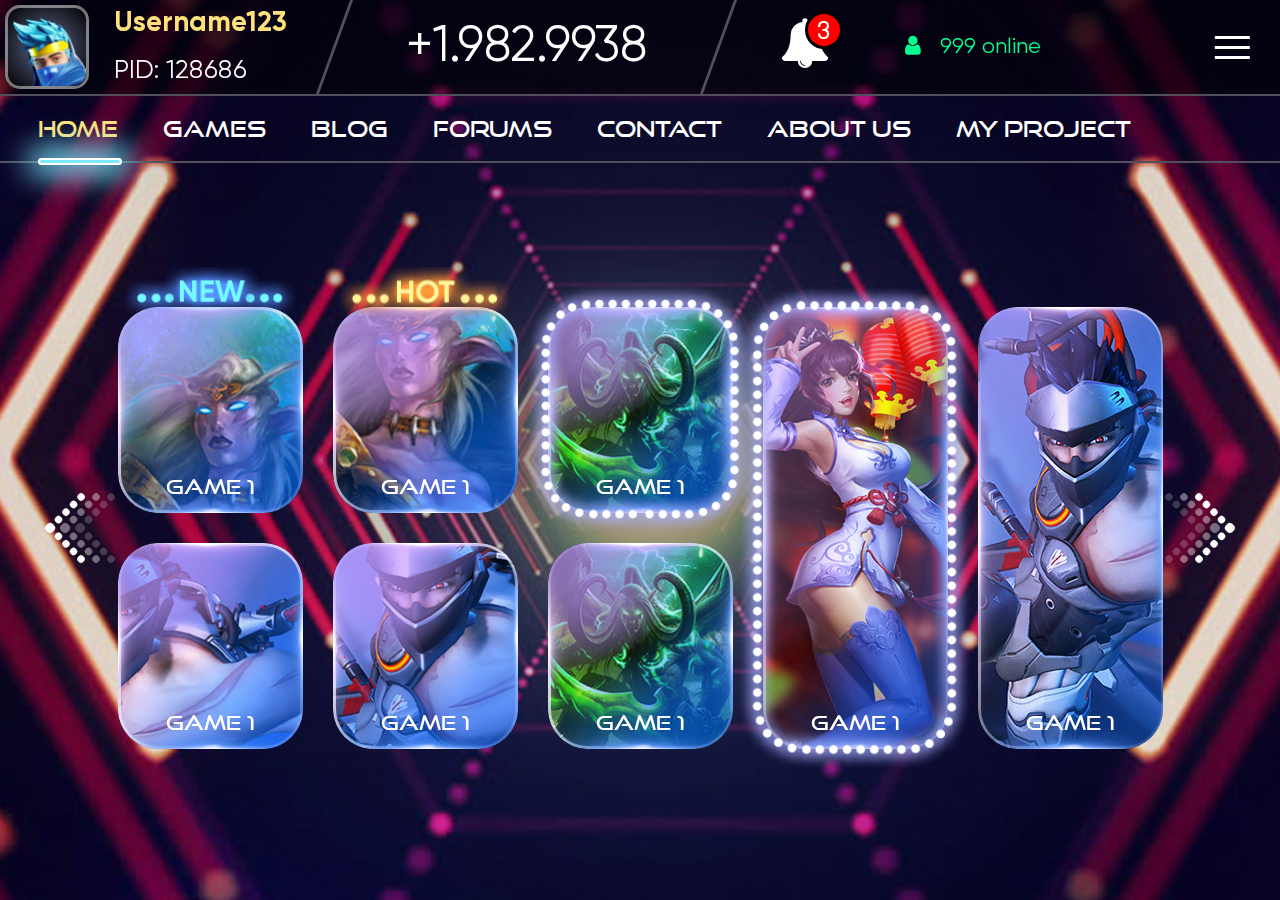
<file: index.html>
<!DOCTYPE html>
<html lang="en">
	<head>
		<meta charset="UTF-8" />
		<meta
			name="viewport"
			content="width=device-width, initial-scale=1.0, maximum-scale=1.0, user-scalable=no"
		/>
		<title>Game</title>
		<link
			rel="shortcut icon"
			href="images/favicon/fav.png"
			type="image/x-icon"
		/>
		<link rel="stylesheet" href="css/styles.css" media="(min-width: 768px)" />
		<link
			rel="stylesheet"
			href="css/styles-mobile.css"
			media="(max-width: 767px), (device-width: 812px) and (device-height: 375px) and (-webkit-device-pixel-ratio: 3)"
		/>
	</head>
	<body>
		<div class="wrapper">
			<header class="header">
				<div class="header__top">
					<div class="header__user">
						<div class="header__avatar">
							<a href="#">
								<img src="images/hd-avatar.png" alt="" />
							</a>
						</div>
						<div class="header__info">
							<a class="header__usn">Username123</a>
							<p class="header__uid">PID: 128686</p>
						</div>
					</div>
					<div class="header__score"><p>+1.982.9938</p></div>
					<div class="header__noti">
						<div class="bell open-popup-btn" href="#popup-noti">
							<i class="fa fa-bell" aria-hidden="true"></i>
							<div class="bell-num">3</div>
						</div>
						<div class="online">
							<p><i class="fa fa-user" aria-hidden="true"></i> 999 online</p>
						</div>
						<div class="header__mobile">
							<div class="hamburger-btn">
								<div class="bar"></div>
							</div>
						</div>
					</div>
					<div class="header__menu-2">
						<ul>
							<li>
								<div class="hamburger-btn">
									<div class="bar"></div>
								</div>
							</li>
							<li>
								<a class="open-popup-btn" href="#popup-history">History</a>
							</li>
							<li>
								<a class="open-popup-btn" href="#popup-profile">Change</a>
							</li>
							<li>
								<a class="open-popup-btn" href="#popup-change-password"
									>Change password</a
								>
							</li>
							<li>
								<a class="open-popup-btn" href="#popup-setting">setting</a>
							</li>
							<li class="header__menu-2-volume">
								<a href="#">VOLUME </a>
								<div>
									<a href="#">ON</a>
									<a href="#"> OFF</a>
								</div>
							</li>
							<li><a href="#">logout</a></li>
						</ul>
					</div>
				</div>
				<div class="header__bottom">
					<ul class="header__list">
						<li class="--active"><a href="#">HOME</a></li>
						<li>
							<a href="#">GAMES</a>
						</li>
						<li><a href="#">BLOG</a></li>
						<li><a href="#">FORUMS</a></li>
						<li>
							<a href="#">CONTACT</a>
						</li>
						<li>
							<a href="#">ABOUT US</a>
						</li>
						<li><a href="#">MY PROJECT</a></li>
					</ul>
				</div>
			</header>

			<main class="main">
				<div class="main__wrap">
					<div class="is-slider swiper-1">
						<div class="swiper-container">
							<div class="swiper-wrapper">
								<div class="swiper-slide">
									<div class="swiper-grid">
										<div class="game --big">
											<div class="game__border">
												<img src="images/game-border-big.png" alt="" />
											</div>
											<div class="game__content">
												<div class="game__img">
													<a href="#">
														<img src="images/game-img-7.png" alt="" />
													</a>
												</div>
												<div class="game__desc"><a href="#">Game 1</a></div>
											</div>
										</div>
										<div class="game --big">
											<div class="game__content">
												<div class="game__img">
													<a href="#">
														<img src="images/game-img-8.png" alt="" />
													</a>
												</div>
												<div class="game__desc"><a href="#">Game 1</a></div>
											</div>
										</div>
										<div class="game">
											<div class="game__status">
												<img src="images/game-new.png" alt="" />
											</div>

											<div class="game__content">
												<div class="game__img">
													<a href="#">
														<img src="images/game-img.png" alt="" />
													</a>
												</div>
												<div class="game__desc"><a href="#">Game 1</a></div>
											</div>
										</div>
										<div class="game">
											<div class="game__status">
												<img src="images/game-hot.png" alt="" />
											</div>
											<div class="game__content">
												<div class="game__img">
													<a href="#">
														<img src="images/game-img-2.png" alt="" />
													</a>
												</div>
												<div class="game__desc"><a href="#">Game 1</a></div>
											</div>
										</div>
										<div class="game">
											<div class="game__border">
												<img src="images/game-border.png" alt="" />
											</div>
											<div class="game__content">
												<div class="game__img">
													<a href="#">
														<img src="images/game-img-3.png" alt="" />
													</a>
												</div>
												<div class="game__desc"><a href="#">Game 1</a></div>
											</div>
										</div>
										<div class="game">
											<div class="game__content">
												<div class="game__img">
													<a href="#">
														<img src="images/game-img-4.png" alt="" />
													</a>
												</div>
												<div class="game__desc"><a href="#">Game 1</a></div>
											</div>
										</div>
										<div class="game">
											<div class="game__content">
												<div class="game__img">
													<a href="#">
														<img src="images/game-img-5.png" alt="" />
													</a>
												</div>
												<div class="game__desc"><a href="#">Game 1</a></div>
											</div>
										</div>
										<div class="game">
											<div class="game__content">
												<div class="game__img">
													<a href="#">
														<img src="images/game-img-6.png" alt="" />
													</a>
												</div>
												<div class="game__desc"><a href="#">Game 1</a></div>
											</div>
										</div>
										<div class="game --hidden">
											<div class="game__content">
												<div class="game__img">
													<a href="#">
														<img src="images/game-img-5.png" alt="" />
													</a>
												</div>
												<div class="game__desc"><a href="#">Game 1</a></div>
											</div>
										</div>
										<div class="game --hidden">
											<div class="game__content">
												<div class="game__img">
													<a href="#">
														<img src="images/game-img-6.png" alt="" />
													</a>
												</div>
												<div class="game__desc"><a href="#">Game 1</a></div>
											</div>
										</div>
									</div>
								</div>
								<div class="swiper-slide">
									<div class="swiper-grid">
										<div class="game --big">
											<div class="game__border">
												<img src="images/game-border-big.png" alt="" />
											</div>
											<div class="game__content">
												<div class="game__img">
													<a href="#">
														<img src="images/game-img-7.png" alt="" />
													</a>
												</div>
												<div class="game__desc"><a href="#">Game 1</a></div>
											</div>
										</div>
										<div class="game --big">
											<div class="game__content">
												<div class="game__img">
													<a href="#">
														<img src="images/game-img-8.png" alt="" />
													</a>
												</div>
												<div class="game__desc"><a href="#">Game 1</a></div>
											</div>
										</div>
										<div class="game">
											<div class="game__status">
												<img src="images/game-new.png" alt="" />
											</div>

											<div class="game__content">
												<div class="game__img">
													<a href="#">
														<img src="images/game-img.png" alt="" />
													</a>
												</div>
												<div class="game__desc"><a href="#">Game 1</a></div>
											</div>
										</div>
										<div class="game">
											<div class="game__status">
												<img src="images/game-hot.png" alt="" />
											</div>
											<div class="game__content">
												<div class="game__img">
													<a href="#">
														<img src="images/game-img-2.png" alt="" />
													</a>
												</div>
												<div class="game__desc"><a href="#">Game 1</a></div>
											</div>
										</div>
										<div class="game">
											<div class="game__border">
												<img src="images/game-border.png" alt="" />
											</div>
											<div class="game__content">
												<div class="game__img">
													<a href="#">
														<img src="images/game-img-3.png" alt="" />
													</a>
												</div>
												<div class="game__desc"><a href="#">Game 1</a></div>
											</div>
										</div>
										<div class="game">
											<div class="game__content">
												<div class="game__img">
													<a href="#">
														<img src="images/game-img-4.png" alt="" />
													</a>
												</div>
												<div class="game__desc"><a href="#">Game 1</a></div>
											</div>
										</div>
										<div class="game">
											<div class="game__content">
												<div class="game__img">
													<a href="#">
														<img src="images/game-img-5.png" alt="" />
													</a>
												</div>
												<div class="game__desc"><a href="#">Game 1</a></div>
											</div>
										</div>
										<div class="game">
											<div class="game__content">
												<div class="game__img">
													<a href="#">
														<img src="images/game-img-6.png" alt="" />
													</a>
												</div>
												<div class="game__desc"><a href="#">Game 1</a></div>
											</div>
										</div>
										<div class="game --hidden">
											<div class="game__content">
												<div class="game__img">
													<a href="#">
														<img src="images/game-img-5.png" alt="" />
													</a>
												</div>
												<div class="game__desc"><a href="#">Game 1</a></div>
											</div>
										</div>
										<div class="game --hidden">
											<div class="game__content">
												<div class="game__img">
													<a href="#">
														<img src="images/game-img-6.png" alt="" />
													</a>
												</div>
												<div class="game__desc"><a href="#">Game 1</a></div>
											</div>
										</div>
									</div>
								</div>
								<div class="swiper-slide">
									<div class="swiper-grid">
										<div class="game --big">
											<div class="game__border">
												<img src="images/game-border-big.png" alt="" />
											</div>
											<div class="game__content">
												<div class="game__img">
													<a href="#">
														<img src="images/game-img-7.png" alt="" />
													</a>
												</div>
												<div class="game__desc"><a href="#">Game 1</a></div>
											</div>
										</div>
										<div class="game --big">
											<div class="game__content">
												<div class="game__img">
													<a href="#">
														<img src="images/game-img-8.png" alt="" />
													</a>
												</div>
												<div class="game__desc"><a href="#">Game 1</a></div>
											</div>
										</div>
										<div class="game">
											<div class="game__status">
												<img src="images/game-new.png" alt="" />
											</div>

											<div class="game__content">
												<div class="game__img">
													<a href="#">
														<img src="images/game-img.png" alt="" />
													</a>
												</div>
												<div class="game__desc"><a href="#">Game 1</a></div>
											</div>
										</div>
										<div class="game">
											<div class="game__status">
												<img src="images/game-hot.png" alt="" />
											</div>
											<div class="game__content">
												<div class="game__img">
													<a href="#">
														<img src="images/game-img-2.png" alt="" />
													</a>
												</div>
												<div class="game__desc"><a href="#">Game 1</a></div>
											</div>
										</div>
										<div class="game">
											<div class="game__border">
												<img src="images/game-border.png" alt="" />
											</div>
											<div class="game__content">
												<div class="game__img">
													<a href="#">
														<img src="images/game-img-3.png" alt="" />
													</a>
												</div>
												<div class="game__desc"><a href="#">Game 1</a></div>
											</div>
										</div>
										<div class="game">
											<div class="game__content">
												<div class="game__img">
													<a href="#">
														<img src="images/game-img-4.png" alt="" />
													</a>
												</div>
												<div class="game__desc"><a href="#">Game 1</a></div>
											</div>
										</div>
										<div class="game">
											<div class="game__content">
												<div class="game__img">
													<a href="#">
														<img src="images/game-img-5.png" alt="" />
													</a>
												</div>
												<div class="game__desc"><a href="#">Game 1</a></div>
											</div>
										</div>
										<div class="game">
											<div class="game__content">
												<div class="game__img">
													<a href="#">
														<img src="images/game-img-6.png" alt="" />
													</a>
												</div>
												<div class="game__desc"><a href="#">Game 1</a></div>
											</div>
										</div>
										<div class="game --hidden">
											<div class="game__content">
												<div class="game__img">
													<a href="#">
														<img src="images/game-img-5.png" alt="" />
													</a>
												</div>
												<div class="game__desc"><a href="#">Game 1</a></div>
											</div>
										</div>
										<div class="game --hidden">
											<div class="game__content">
												<div class="game__img">
													<a href="#">
														<img src="images/game-img-6.png" alt="" />
													</a>
												</div>
												<div class="game__desc"><a href="#">Game 1</a></div>
											</div>
										</div>
									</div>
								</div>
							</div>
							<div class="swiper-pagination"></div>
						</div>
						<div class="swiper-button-prev">
							<img src="images/slider-arrow-prev.png" alt="" />
						</div>
						<div class="swiper-button-next">
							<img src="images/slider-arrow-next.png" alt="" />
						</div>
					</div>
				</div>
			</main>
			<!-- POPUP NOTIFICATION -->
			<div class="popup-wrap">
				<div class="popup" id="popup-noti">
					<div class="popup__top">
						<p>Notification</p>
						<div class="close-btn">
							<div class="bar"></div>
						</div>
					</div>
					<div class="popup__inner">
						<div class="popup__nav">
							<div class="popup__time">20/6/2020</div>
							<div class="popup__search">
								<form action="#">
									<button type="submit" class="icon">
										<i class="fa fa-search" aria-hidden="true"></i>
									</button>
									<input type="text" name="" id="" class="f-control" />
									<button type="submit" class="search">Search</button>
								</form>
							</div>
						</div>
						<div class="popup__content">
							<ul>
								<li>
									<div class="content --green">
										<a href="#" class="title">Subtitle</a>
										<p class="desc">
											Lorem ipsum dolor sit amet, consectetur adipiscing elit,
											sed do eiusmod tempor incididunt ut labore et dolore magna
											aliqua.
										</p>
									</div>
								</li>
								<li>
									<div class="content --red">
										<a href="#" class="title">Subtitle</a>
										<p class="desc">
											Lorem ipsum dolor sit amet, consectetur adipiscing elit,
											sed do eiusmod tempor incididunt ut labore et dolore magna
											aliqua.
										</p>
									</div>
								</li>
								<li>
									<div class="content">
										<a href="#" class="title">Subtitle</a>
										<p class="desc">
											Lorem ipsum dolor sit amet, consectetur adipiscing elit,
											sed do eiusmod tempor incididunt ut labore et dolore magna
											aliqua.
										</p>
									</div>
								</li>
								<li>
									<div class="content">
										<a href="#" class="title">Subtitle</a>
										<p class="desc">
											Lorem ipsum dolor sit amet, consectetur adipiscing elit,
											sed do eiusmod tempor incididunt ut labore et dolore magna
											aliqua.
										</p>
									</div>
								</li>
								<li>
									<div class="content">
										<a href="#" class="title">Subtitle</a>
										<p class="desc">
											Lorem ipsum dolor sit amet, consectetur adipiscing elit,
											sed do eiusmod tempor incididunt ut labore et dolore magna
											aliqua.
										</p>
									</div>
								</li>
								<li>
									<div class="content">
										<a href="#" class="title">Subtitle</a>
										<p class="desc">
											Lorem ipsum dolor sit amet, consectetur adipiscing elit,
											sed do eiusmod tempor incididunt ut labore et dolore magna
											aliqua.
										</p>
									</div>
								</li>
								<li>
									<div class="content">
										<a href="#" class="title">Subtitle</a>
										<p class="desc">
											Lorem ipsum dolor sit amet, consectetur adipiscing elit,
											sed do eiusmod tempor incididunt ut labore et dolore magna
											aliqua.
										</p>
									</div>
								</li>
							</ul>
						</div>
					</div>
				</div>
			</div>
			<!-- POPUP NOTIFICATION -->

			<!-- POPUP SETTING -->
			<div class="popup-wrap">
				<div class="popup" id="popup-setting">
					<div class="popup__top">
						<p>Setting</p>
						<div class="close-btn">
							<div class="bar"></div>
						</div>
					</div>
					<div class="popup__inner">
						<div class="popup__content">
							<table>
								<tr>
									<td><p>Language</p></td>
									<td>
										<div>
											<a class="--active" href="#">EN</a>
											<a href="#">THAI</a>
											<a href="#">CHINESE</a>
										</div>
									</td>
								</tr>
								<tr>
									<td><p>Volume</p></td>
									<td>
										<label class="custom-checkbox-4">
											<input type="checkbox" checked />
											<span class="background"></span>
											<span class="mask"></span>
										</label>
									</td>
								</tr>
								<tr>
									<td><p>Sound</p></td>
									<td>
										<label class="custom-checkbox-4">
											<input type="checkbox" checked />
											<span class="background"></span>
											<span class="mask"></span>
										</label>
									</td>
								</tr>
								<tr>
									<td><p>Music</p></td>
									<td>
										<label class="custom-checkbox-4">
											<input type="checkbox" />
											<span class="background"></span>
											<span class="mask"></span>
										</label>
									</td>
								</tr>
								<tr>
									<td><p>Notiffication</p></td>
									<td>
										<label class="custom-checkbox-4">
											<input type="checkbox" checked />
											<span class="background"></span>
											<span class="mask"></span>
										</label>
									</td>
								</tr>
							</table>
						</div>
					</div>
				</div>
			</div>
			<!-- POPUP SETTING -->

			<!-- POPUP CHANGE PASSWORD -->
			<div class="popup-wrap">
				<div class="popup" id="popup-change-password">
					<div class="popup__top">
						<p>Change password</p>
						<div class="close-btn">
							<div class="bar"></div>
						</div>
					</div>
					<div class="popup__inner">
						<div class="popup__content">
							<form action="#">
								<table>
									<tr>
										<td><p>Current Password</p></td>
										<td>
											<div>
												<input
													type="password"
													class="f-control"
													placeholder="******"
												/>
											</div>
										</td>
									</tr>
									<tr>
										<td><p>New Password</p></td>
										<td>
											<div>
												<input
													type="password"
													class="f-control"
													placeholder="******"
												/>
											</div>
										</td>
									</tr>
									<tr>
										<td><p>New Password</p></td>
										<td>
											<div>
												<input
													type="password"
													class="f-control"
													placeholder="******"
												/>
											</div>
										</td>
									</tr>
									<tr>
										<td><p>Code</p></td>
										<td>
											<div class="code">
												<input type="text" class="f-control" />
												<p>9235</p>
												<a href="#">
													<img src="images/login-icon.png" alt="" />
												</a>
											</div>
										</td>
									</tr>
									<tr>
										<td></td>
										<td>
											<div>
												<button type="submit">Agree</button>
											</div>
										</td>
									</tr>
								</table>
							</form>
						</div>
					</div>
				</div>
			</div>
			<!-- POPUP CHANGE PASSWORD -->

			<!-- POPUP PROFILE -->
			<div class="popup-wrap">
				<div class="popup" id="popup-profile">
					<div class="popup__top">
						<p>Profile</p>
						<div class="close-btn">
							<div class="bar"></div>
						</div>
					</div>
					<div class="popup__inner">
						<div class="popup__content">
							<div class="header__avatar">
								<img src="images/profile-avatar.png" alt="" />
							</div>
							<table>
								<tr>
									<td>
										<p>Name</p>
										<span>:</span>
									</td>
									<td>
										<p>Username123</p>
									</td>
									<td>
										<a href="#">Change</a>
									</td>
								</tr>
								<tr>
									<td>
										<p>ID</p>
										<span>:</span>
									</td>
									<td>
										<p>868686</p>
									</td>
									<td></td>
								</tr>
								<tr>
									<td>
										<p>Password</p>
										<span>:</span>
									</td>
									<td>
										<p>*********</p>
									</td>
									<td>
										<a href="#"> Change </a>
									</td>
								</tr>
								<tr>
									<td>
										<p>ADDS</p>
										<span>:</span>
									</td>
									<td>
										<p class="currency">USD</p>
									</td>
									<td></td>
								</tr>
								<tr>
									<td>
										<p>Mobile</p>
										<span>:</span>
									</td>
									<td>
										<p>+382 1410459</p>
									</td>
									<td>
										<a href="#"> Change </a>
									</td>
								</tr>
								<tr>
									<td>
										<p>Mail</p>
										<span>:</span>
									</td>
									<td>
										<p>abc@gmail.com</p>
									</td>
									<td>
										<a href="#"> Change </a>
									</td>
								</tr>
							</table>
						</div>
					</div>
				</div>
			</div>
			<!-- POPUP PROFILE -->

			<!-- POPUP HISTORY -->
			<div class="popup-wrap">
				<div class="popup popup-history" id="popup-history">
					<div class="popup__top">
						<p>History</p>
						<div class="close-btn">
							<div class="bar"></div>
						</div>
					</div>
					<div class="popup__inner">
						<div class="popup__nav">
							<div class="popup__calender">
								<i class="fa fa-calendar" aria-hidden="true"></i>
							</div>
							<div class="tabs popup__tabs">
								<div>
									<p class="tab-link --active" data-tabs="#tab-1">Today</p>
								</div>
								<div>
									<p class="tab-link">Yesterday</p>
								</div>
								<div>
									<p class="tab-link">This week</p>
								</div>
								<div>
									<p class="tab-link">Last week</p>
								</div>
							</div>
							<div class="popup__date-picker">
								<form action="#">
									<input
										class="f-control"
										type="text"
										placeholder="18/08/2020"
										id="from-date"
									/>
									<input
										class="f-control"
										type="text"
										placeholder="18/08/2020"
										id="to-date"
									/>
									<button type="submit">Submit</button>
								</form>
							</div>
						</div>
						<div class="popup__content">
							<div>
								<p class="popup-history__date">18/08/2020</p>
								<div class="popup-history__total">
									<p>Sub total: <span>LKL00</span></p>
								</div>
							</div>
							<div class="popup-history__title">
								<p>col 1</p>
								<p>item</p>
								<p>col 3</p>
							</div>
							<!-- CONTENT BELOW -->
							<div class="open-history-detail">
								<p>Row 1</p>
								<p class="--green">Hold</p>
								<p class="--red --arrow">aldmv</p>
							</div>
							<div class="open-history-detail">
								<p class="--heart">Row 2</p>
								<p class="--green">ring</p>
								<p class="--red --arrow">-aldmv</p>
							</div>
							<div class="open-history-detail">
								<p>Row 3</p>
								<p class="--green">shield</p>
								<p class="--red --arrow">mlkk</p>
							</div>
							<div class="open-history-detail">
								<p>Row 1</p>
								<p class="--green">Hold</p>
								<p class="--red --arrow">aldmv</p>
							</div>
							<div class="open-history-detail">
								<p class="--heart">Row 2</p>
								<p class="--green">ring</p>
								<p class="--red --arrow">-aldmv</p>
							</div>
							<div class="open-history-detail">
								<p>Row 3</p>
								<p class="--green">shield</p>
								<p class="--red --arrow">mlkk</p>
							</div>
							<div class="open-history-detail">
								<p>Row 1</p>
								<p class="--green">Hold</p>
								<p class="--red --arrow">aldmv</p>
							</div>
							<div class="open-history-detail">
								<p class="--heart">Row 2</p>
								<p class="--green">ring</p>
								<p class="--red --arrow">-aldmv</p>
							</div>
							<div class="open-history-detail">
								<p>Row 3</p>
								<p class="--green">shield</p>
								<p class="--red --arrow">mlkk</p>
							</div>
							<div class="open-history-detail">
								<p>Row 1</p>
								<p class="--green">Hold</p>
								<p class="--red --arrow">aldmv</p>
							</div>
							<div class="open-history-detail">
								<p class="--heart">Row 2</p>
								<p class="--green">ring</p>
								<p class="--red --arrow">-aldmv</p>
							</div>
							<div class="open-history-detail">
								<p>Row 3</p>
								<p class="--green">shield</p>
								<p class="--red --arrow">mlkk</p>
							</div>
						</div>
					</div>
				</div>
			</div>
			<!-- POPUP HISTORY -->
			<!-- POPUP HISTORY - DETAIL -->
			<div id="popup-history-detail">
				<div class="popup popup-history">
					<div class="popup__top">
						<div class="back-btn">
							<i class="fa fa-chevron-left" aria-hidden="true"></i>
						</div>
						<p>History</p>
						<div class="close-btn">
							<div class="bar"></div>
						</div>
					</div>
					<div class="popup__inner">
						<div class="popup__content">
							<div>
								<div class="table-heart">
									<p class="--heart">table</p>
								</div>
								<div>
									<p>Table 1</p>
								</div>
								<div>
									<p>date</p>
									<p class="popup-history__date">18/08/2020</p>
								</div>
								<div class="popup-history__total">
									<p>Sub total: <span>LKL00</span></p>
								</div>
							</div>
							<div class="popup-history__title">
								<p>id</p>
								<p>code</p>
								<p>item</p>
								<p>expiry</p>
							</div>
							<!-- CONTENT BELOW -->
							<div>
								<p>GA285140065</p>
								<p>12s9f</p>
								<p class="--green">shield</p>
								<p class="--red --arrow">1 day</p>
							</div>
							<div>
								<p>GA285140065</p>
								<p>kslfk</p>
								<p class="--green">blade</p>
								<p class="--red --arrow">2 day</p>
							</div>
							<div>
								<p>GA285140065</p>
								<p>lkkss</p>
								<p class="--green">ring</p>
								<p class="--red --arrow">3 day</p>
							</div>

							<div>
								<p>GA285140065</p>
								<p>12s9f</p>
								<p class="--green">shield</p>
								<p class="--red --arrow">1 day</p>
							</div>
							<div>
								<p>GA285140065</p>
								<p>kslfk</p>
								<p class="--green">blade</p>
								<p class="--red --arrow">2 day</p>
							</div>
							<div>
								<p>GA285140065</p>
								<p>lkkss</p>
								<p class="--green">ring</p>
								<p class="--red --arrow">3 day</p>
							</div>
							<div>
								<p>GA285140065</p>
								<p>12s9f</p>
								<p class="--green">shield</p>
								<p class="--red --arrow">1 day</p>
							</div>
							<div>
								<p>GA285140065</p>
								<p>kslfk</p>
								<p class="--green">blade</p>
								<p class="--red --arrow">2 day</p>
							</div>
							<div>
								<p>GA285140065</p>
								<p>lkkss</p>
								<p class="--green">ring</p>
								<p class="--red --arrow">3 day</p>
							</div>
							<div>
								<p>GA285140065</p>
								<p>12s9f</p>
								<p class="--green">shield</p>
								<p class="--red --arrow">1 day</p>
							</div>
							<div>
								<p>GA285140065</p>
								<p>kslfk</p>
								<p class="--green">blade</p>
								<p class="--red --arrow">2 day</p>
							</div>
							<div>
								<p>GA285140065</p>
								<p>lkkss</p>
								<p class="--green">ring</p>
								<p class="--red --arrow">3 day</p>
							</div>
							<div>
								<p>GA285140065</p>
								<p>12s9f</p>
								<p class="--green">shield</p>
								<p class="--red --arrow">1 day</p>
							</div>
							<div>
								<p>GA285140065</p>
								<p>kslfk</p>
								<p class="--green">blade</p>
								<p class="--red --arrow">2 day</p>
							</div>
							<div>
								<p>GA285140065</p>
								<p>lkkss</p>
								<p class="--green">ring</p>
								<p class="--red --arrow">3 day</p>
							</div>
							<div>
								<p>GA285140065</p>
								<p>12s9f</p>
								<p class="--green">shield</p>
								<p class="--red --arrow">1 day</p>
							</div>
							<div>
								<p>GA285140065</p>
								<p>kslfk</p>
								<p class="--green">blade</p>
								<p class="--red --arrow">2 day</p>
							</div>
							<div>
								<p>GA285140065</p>
								<p>lkkss</p>
								<p class="--green">ring</p>
								<p class="--red --arrow">3 day</p>
							</div>
							<div>
								<p>GA285140065</p>
								<p>12s9f</p>
								<p class="--green">shield</p>
								<p class="--red --arrow">1 day</p>
							</div>
							<div>
								<p>GA285140065</p>
								<p>kslfk</p>
								<p class="--green">blade</p>
								<p class="--red --arrow">2 day</p>
							</div>
							<div>
								<p>GA285140065</p>
								<p>lkkss</p>
								<p class="--green">ring</p>
								<p class="--red --arrow">3 day</p>
							</div>
							<div>
								<p>GA285140065</p>
								<p>12s9f</p>
								<p class="--green">shield</p>
								<p class="--red --arrow">1 day</p>
							</div>
							<div>
								<p>GA285140065</p>
								<p>kslfk</p>
								<p class="--green">blade</p>
								<p class="--red --arrow">2 day</p>
							</div>
							<div>
								<p>GA285140065</p>
								<p>lkkss</p>
								<p class="--green">ring</p>
								<p class="--red --arrow">3 day</p>
							</div>
						</div>
					</div>
				</div>
			</div>
			<!-- POPUP HISTORY - DETAIL -->
		</div>

		<!-- JQUERY -->
		<script src="js/jquery-1.12.4.min.js"></script>
		<!-- JQUERY - END-->
		<!-- SWIPER -->
		<script src="js/swiper-5.4.3/package/js/swiper.min.js"></script>
		<!-- SWIPER - END -->
		<!-- MAGNICFIC -->
		<script src="js/Magnific-Popup-master/jquery.magnific-popup.min.js"></script>
		<!-- MAGNICFIC - END-->
		<!-- DATE PICKER -->
		<script src="js/flatpickr/flatpickr.js"></script>
		<!-- DATE PICKER - END-->
		<!-- MAIN -->
		<script src="js/main.js"></script>
		<!-- MAIN - END -->
	</body>
</html>
</file>
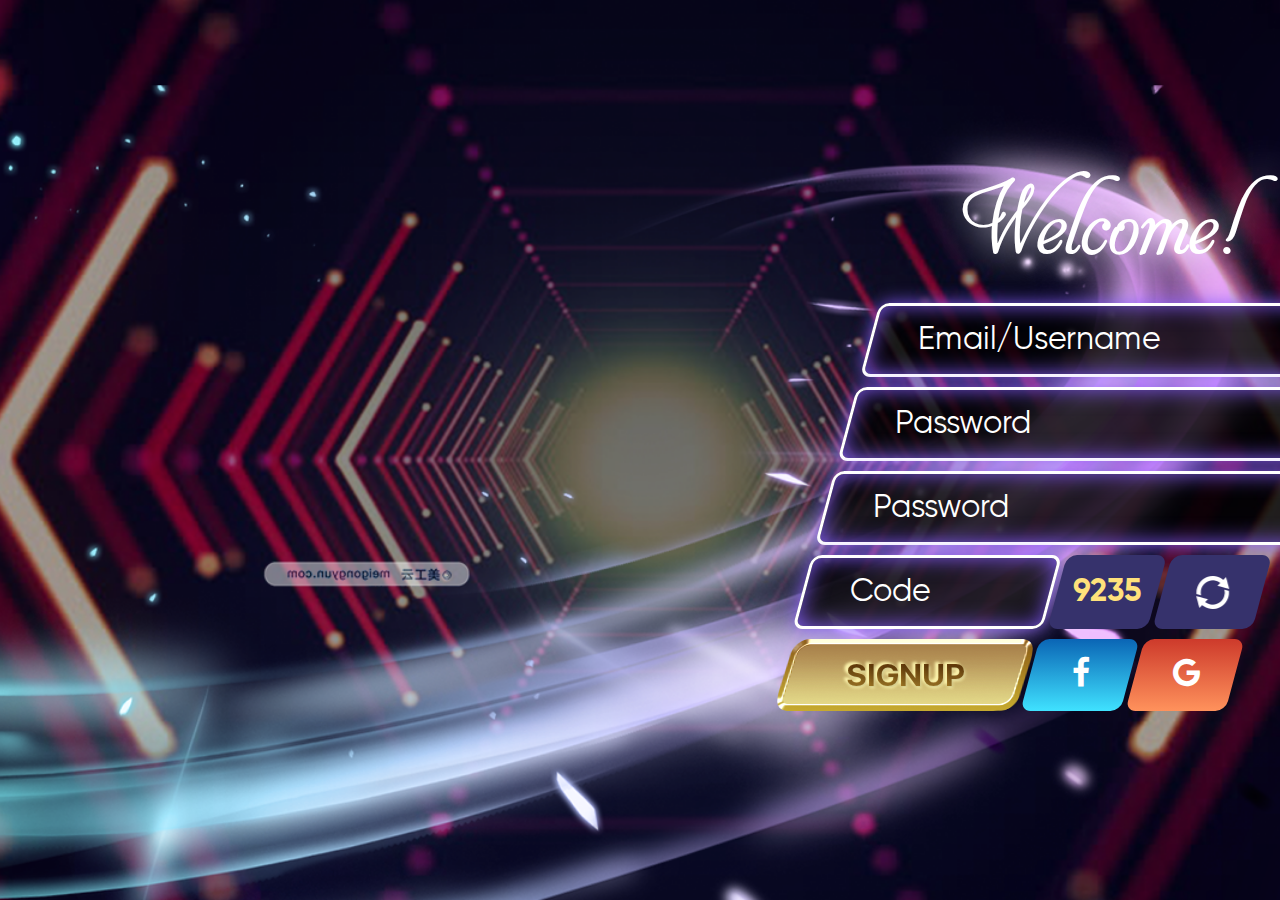
<file: login.html>
<!DOCTYPE html>
<html lang="en">
	<head>
		<meta charset="UTF-8" />
		<meta name="viewport" content="width=device-width, initial-scale=1.0" />
		<title>Game</title>
		<link
			rel="shortcut icon"
			href="images/favicon/fav.png"
			type="image/x-icon"
		/>
		<link rel="stylesheet" href="css/styles.css" />
	</head>
	<body>
		<div class="wrapper login-wrapper">
			<main class="login">
				<h2 class="title">Welcome!</h2>
				<form action="#">
					<div class="f-group">
						<label>
							<input
								type="text"
								class="f-control"
								placeholder="Email/Username"
							/>
						</label>
					</div>
					<div class="f-group">
						<label for="">
							<input type="password" class="f-control" placeholder="Password" />
						</label>
					</div>
					<div class="f-group">
						<label for="">
							<input type="password" class="f-control" placeholder="Password" />
						</label>
					</div>
					<div class="f-group">
						<div class="code">
							<label for="">
								<input type="text" class="f-control" placeholder="Code" />
							</label>
							<div>
								<p>9235</p>
							</div>
							<div>
								<a href="#"><img src="images/login-icon.png" alt="" /></a>
							</div>
						</div>
					</div>
					<div class="f-group submit-group">
						<div>
							<button type="submit" data-content="SIGNUP">SIGNUP</button>
							<p>SIGNUP</p>
						</div>
						<div>
							<a href="#">
								<i class="fa fa-facebook" aria-hidden="true"></i>
							</a>
						</div>
						<div>
							<a href="#">
								<i class="fa fa-google" aria-hidden="true"></i>
							</a>
						</div>
					</div>
				</form>
			</main>
		</div>
		<!-- JQUERY -->
		<script src="js/jquery-1.12.4.min.js"></script>
		<!-- JQUERY - END-->
		<!-- SWIPER -->
		<script src="js/swiper-5.4.3/package/js/swiper.min.js"></script>
		<!-- SWIPER - END -->
		<!-- MAGNICFIC -->
		<script src="js/Magnific-Popup-master/jquery.magnific-popup.min.js"></script>
		<!-- MAGNICFIC - END-->
		<!-- MAIN -->
		<script src="js/main.js"></script>
		<!-- MAIN - END -->
	</body>
</html>
</file>
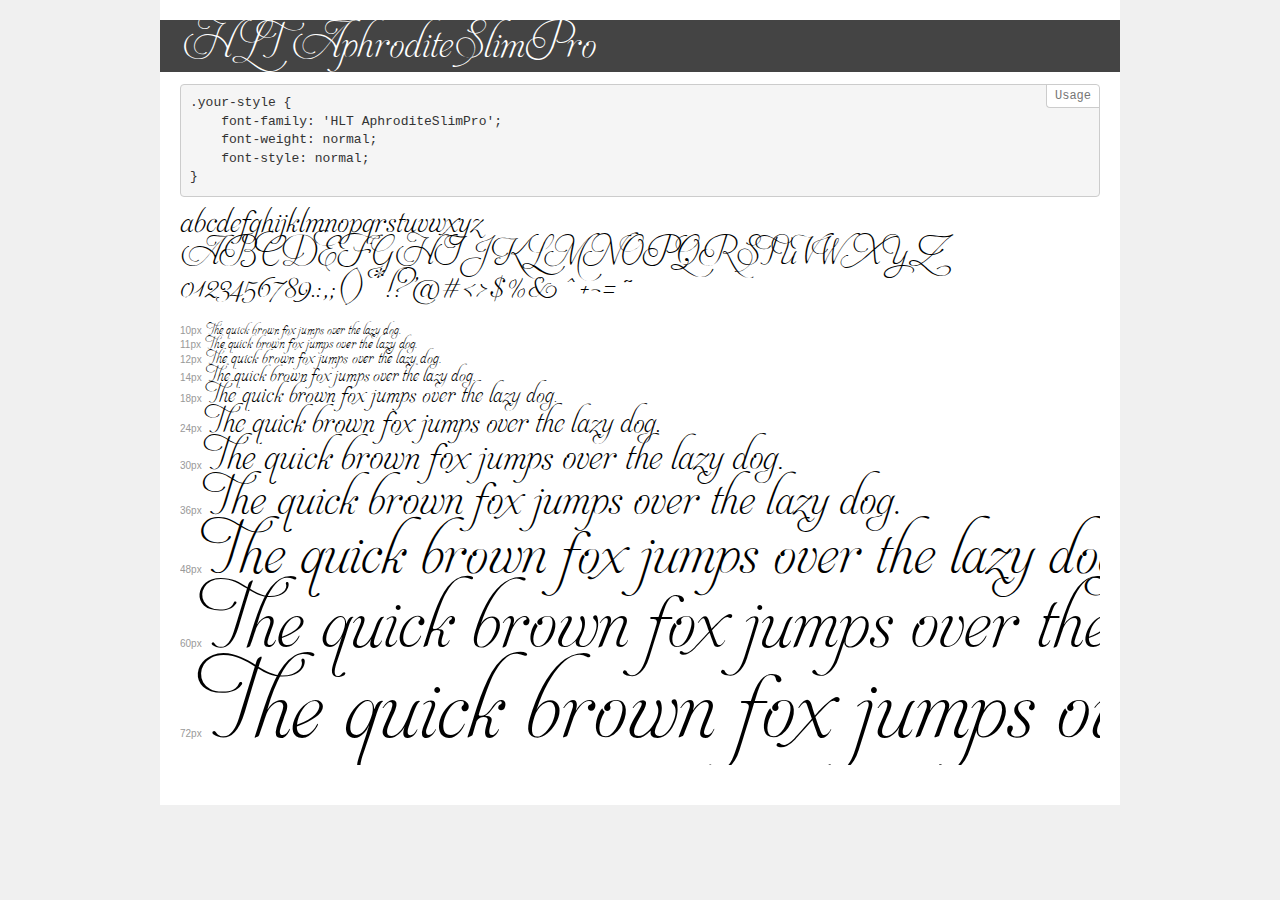
<file: fonts/AphroditeSlimPro/demo.html>
<!DOCTYPE html>
<html lang="en">
<head>
    <meta charset="utf-8">
    <meta http-equiv="X-UA-Compatible" content="IE=edge">
    <meta name="viewport" content="width=device-width, initial-scale=1">
    <meta name="robots" content="noindex, noarchive">
    <meta name="format-detection" content="telephone=no">
    <title>Transfonter demo</title>
    <link href="stylesheet.css" rel="stylesheet">
    <style>
        /*
        http://meyerweb.com/eric/tools/css/reset/
        v2.0 | 20110126
        License: none (public domain)
        */
        html, body, div, span, applet, object, iframe,
        h1, h2, h3, h4, h5, h6, p, blockquote, pre,
        a, abbr, acronym, address, big, cite, code,
        del, dfn, em, img, ins, kbd, q, s, samp,
        small, strike, strong, sub, sup, tt, var,
        b, u, i, center,
        dl, dt, dd, ol, ul, li,
        fieldset, form, label, legend,
        table, caption, tbody, tfoot, thead, tr, th, td,
        article, aside, canvas, details, embed,
        figure, figcaption, footer, header, hgroup,
        menu, nav, output, ruby, section, summary,
        time, mark, audio, video {
            margin: 0;
            padding: 0;
            border: 0;
            font-size: 100%;
            font: inherit;
            vertical-align: baseline;
        }
        /* HTML5 display-role reset for older browsers */
        article, aside, details, figcaption, figure,
        footer, header, hgroup, menu, nav, section {
            display: block;
        }
        body {
            line-height: 1;
        }
        ol, ul {
            list-style: none;
        }
        blockquote, q {
            quotes: none;
        }
        blockquote:before, blockquote:after,
        q:before, q:after {
            content: '';
            content: none;
        }
        table {
            border-collapse: collapse;
            border-spacing: 0;
        }
        /* demo styles */
        body {
            background: #f0f0f0;
            color: #000;
        }
        .page {
            background: #fff;
            width: 920px;
            margin: 0 auto;
            padding: 20px 20px 0 20px;
            overflow: hidden;
        }
        .font-container {
            overflow-x: auto;
            overflow-y: hidden;
            margin-bottom: 40px;
            line-height: 1.3;
            white-space: nowrap;
            padding-bottom: 5px;
        }
        h1 {
            position: relative;
            background: #444;
            font-size: 32px;
            color: #fff;
            padding: 10px 20px;
            margin: 0 -20px 12px -20px;
        }
        .letters {
            font-size: 25px;
            margin-bottom: 20px;
        }
        .s10:before {
            content: '10px';
        }
        .s11:before {
            content: '11px';
        }
        .s12:before {
            content: '12px';
        }
        .s14:before {
            content: '14px';
        }
        .s18:before {
            content: '18px';
        }
        .s24:before {
            content: '24px';
        }
        .s30:before {
            content: '30px';
        }
        .s36:before {
            content: '36px';
        }
        .s48:before {
            content: '48px';
        }
        .s60:before {
            content: '60px';
        }
        .s72:before {
            content: '72px';
        }
        .s10:before, .s11:before, .s12:before, .s14:before,
        .s18:before, .s24:before, .s30:before, .s36:before,
        .s48:before, .s60:before, .s72:before {
            font-family: Arial, sans-serif;
            font-size: 10px;
            font-weight: normal;
            font-style: normal;
            color: #999;
            padding-right: 6px;
        }
        pre {
            display: block;
            position: relative;
            padding: 9px;
            margin: 0 0 10px;
            font-family: Monaco, Menlo, Consolas, "Courier New", monospace;
            font-size: 13px;
            line-height: 1.428571429;
            color: #333;
            font-weight: normal;
            font-style: normal;
            background-color: #f5f5f5;
            border: 1px solid #ccc;
            overflow-x: auto;
            border-radius: 4px;
        }
        pre:after {
            display: block;
            position: absolute;
            right: 0;
            top: 0;
            content: 'Usage';
            line-height: 1;
            padding: 5px 8px;
            font-size: 12px;
            color: #767676;
            background-color: #fff;
            border: 1px solid #ccc;
            border-right: none;
            border-top: none;
            border-radius: 0 4px 0 4px;
            z-index: 10;
        }
        /* responsive */
        @media (max-width: 959px) {
            .page {
                width: auto;
                margin: 0;
            }
        }
    </style>
</head>
<body>
<div class="page">
    <div class="demo">
        <h1 style="font-family: 'HLT AphroditeSlimPro'; font-weight: normal; font-style: normal;">HLT AphroditeSlimPro</h1>
        <pre>.your-style {
    font-family: 'HLT AphroditeSlimPro';
    font-weight: normal;
    font-style: normal;
}</pre>
        <div class="font-container" style="font-family: 'HLT AphroditeSlimPro'; font-weight: normal; font-style: normal;">
            <p class="letters">
                abcdefghijklmnopqrstuvwxyz<br>
ABCDEFGHIJKLMNOPQRSTUVWXYZ<br>
                0123456789.:,;()*!?'@#<>$%&^+-=~
            </p>
            <p class="s10" style="font-size: 10px;">The quick brown fox jumps over the lazy dog.</p>
            <p class="s11" style="font-size: 11px;">The quick brown fox jumps over the lazy dog.</p>
            <p class="s12" style="font-size: 12px;">The quick brown fox jumps over the lazy dog.</p>
            <p class="s14" style="font-size: 14px;">The quick brown fox jumps over the lazy dog.</p>
            <p class="s18" style="font-size: 18px;">The quick brown fox jumps over the lazy dog.</p>
            <p class="s24" style="font-size: 24px;">The quick brown fox jumps over the lazy dog.</p>
            <p class="s30" style="font-size: 30px;">The quick brown fox jumps over the lazy dog.</p>
            <p class="s36" style="font-size: 36px;">The quick brown fox jumps over the lazy dog.</p>
            <p class="s48" style="font-size: 48px;">The quick brown fox jumps over the lazy dog.</p>
            <p class="s60" style="font-size: 60px;">The quick brown fox jumps over the lazy dog.</p>
            <p class="s72" style="font-size: 72px;">The quick brown fox jumps over the lazy dog.</p>
        </div>
    </div>
</div>
</body>
</html>
</file>
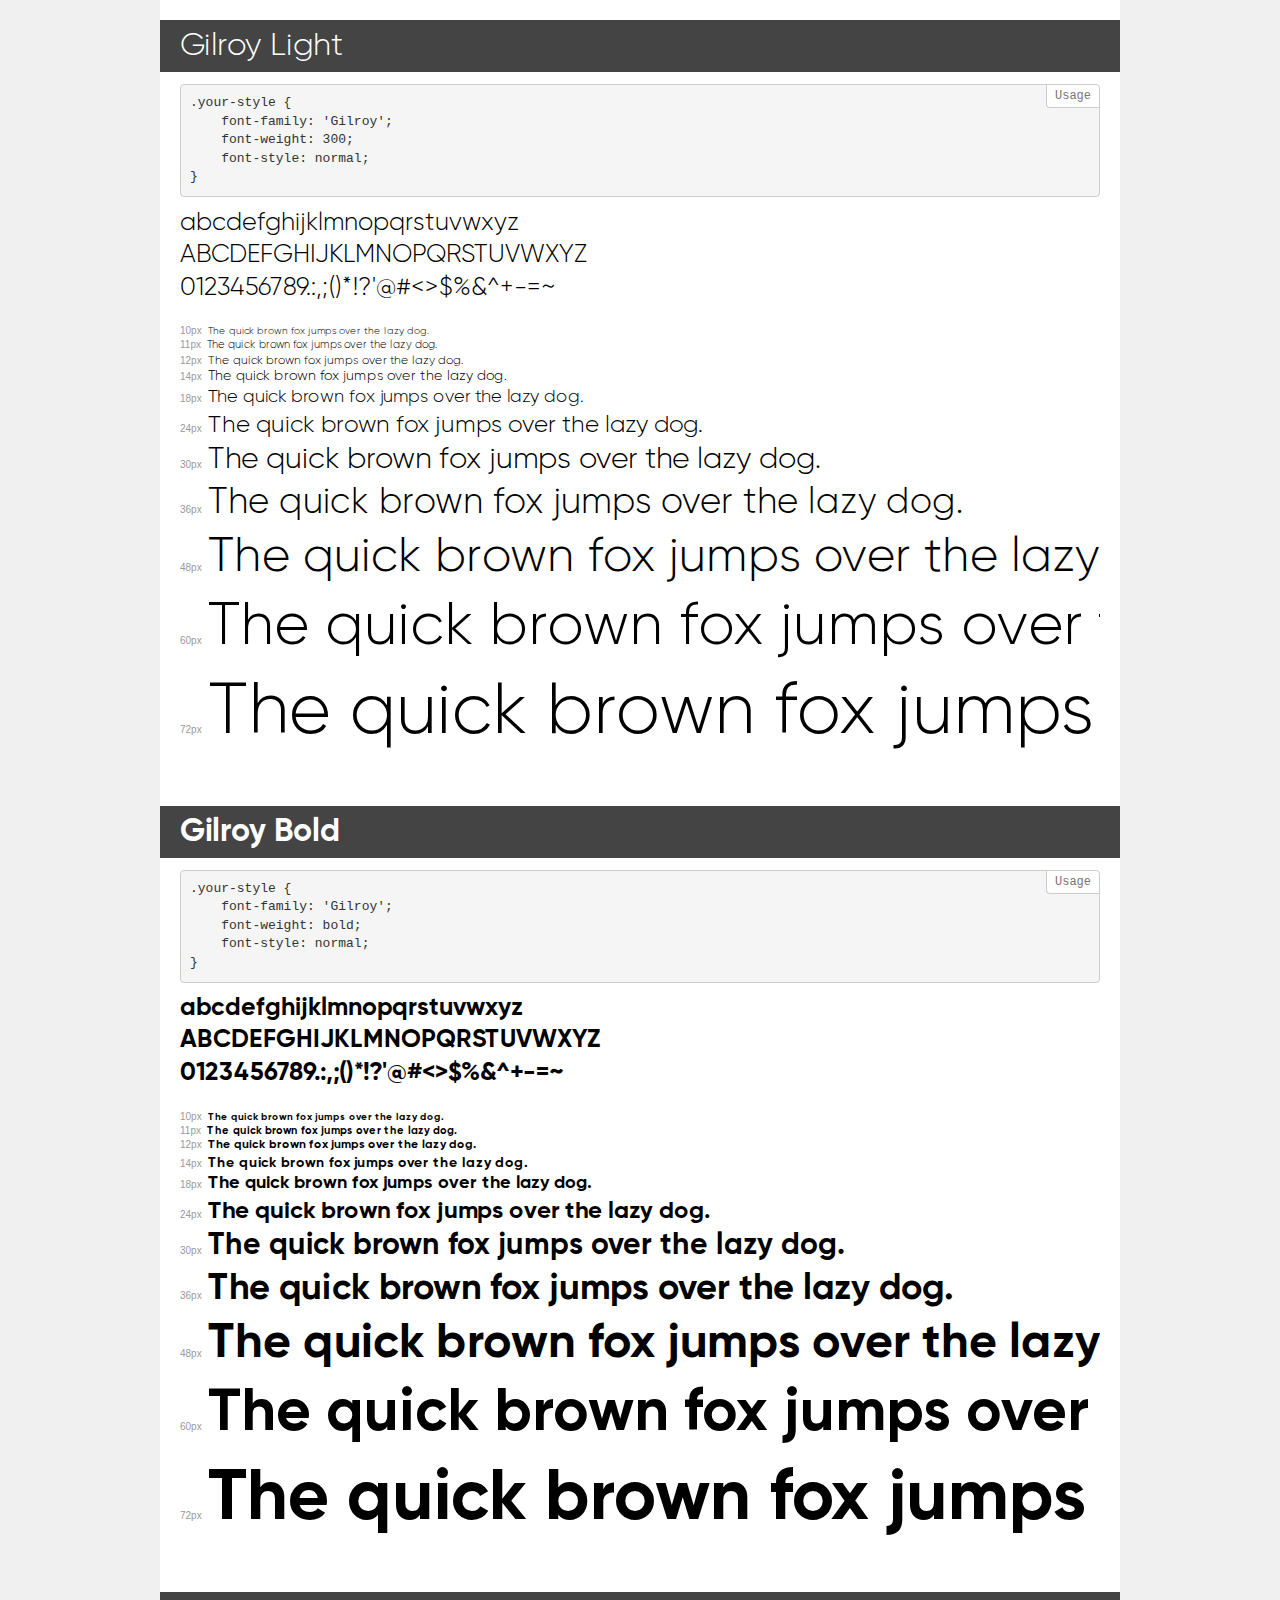
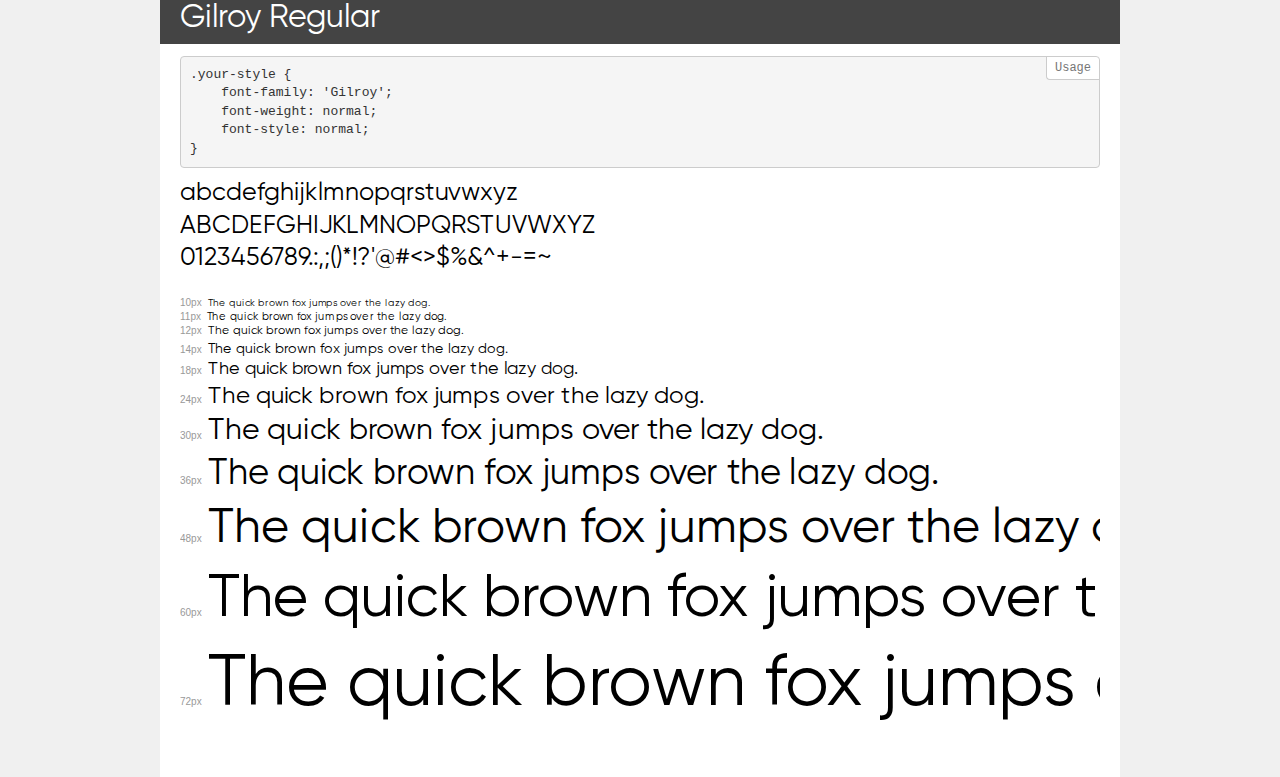
<file: fonts/Gilroy/demo.html>
<!DOCTYPE html>
<html lang="en">
<head>
    <meta charset="utf-8">
    <meta http-equiv="X-UA-Compatible" content="IE=edge">
    <meta name="viewport" content="width=device-width, initial-scale=1">
    <meta name="robots" content="noindex, noarchive">
    <meta name="format-detection" content="telephone=no">
    <title>Transfonter demo</title>
    <link href="stylesheet.css" rel="stylesheet">
    <style>
        /*
        http://meyerweb.com/eric/tools/css/reset/
        v2.0 | 20110126
        License: none (public domain)
        */
        html, body, div, span, applet, object, iframe,
        h1, h2, h3, h4, h5, h6, p, blockquote, pre,
        a, abbr, acronym, address, big, cite, code,
        del, dfn, em, img, ins, kbd, q, s, samp,
        small, strike, strong, sub, sup, tt, var,
        b, u, i, center,
        dl, dt, dd, ol, ul, li,
        fieldset, form, label, legend,
        table, caption, tbody, tfoot, thead, tr, th, td,
        article, aside, canvas, details, embed,
        figure, figcaption, footer, header, hgroup,
        menu, nav, output, ruby, section, summary,
        time, mark, audio, video {
            margin: 0;
            padding: 0;
            border: 0;
            font-size: 100%;
            font: inherit;
            vertical-align: baseline;
        }
        /* HTML5 display-role reset for older browsers */
        article, aside, details, figcaption, figure,
        footer, header, hgroup, menu, nav, section {
            display: block;
        }
        body {
            line-height: 1;
        }
        ol, ul {
            list-style: none;
        }
        blockquote, q {
            quotes: none;
        }
        blockquote:before, blockquote:after,
        q:before, q:after {
            content: '';
            content: none;
        }
        table {
            border-collapse: collapse;
            border-spacing: 0;
        }
        /* demo styles */
        body {
            background: #f0f0f0;
            color: #000;
        }
        .page {
            background: #fff;
            width: 920px;
            margin: 0 auto;
            padding: 20px 20px 0 20px;
            overflow: hidden;
        }
        .font-container {
            overflow-x: auto;
            overflow-y: hidden;
            margin-bottom: 40px;
            line-height: 1.3;
            white-space: nowrap;
            padding-bottom: 5px;
        }
        h1 {
            position: relative;
            background: #444;
            font-size: 32px;
            color: #fff;
            padding: 10px 20px;
            margin: 0 -20px 12px -20px;
        }
        .letters {
            font-size: 25px;
            margin-bottom: 20px;
        }
        .s10:before {
            content: '10px';
        }
        .s11:before {
            content: '11px';
        }
        .s12:before {
            content: '12px';
        }
        .s14:before {
            content: '14px';
        }
        .s18:before {
            content: '18px';
        }
        .s24:before {
            content: '24px';
        }
        .s30:before {
            content: '30px';
        }
        .s36:before {
            content: '36px';
        }
        .s48:before {
            content: '48px';
        }
        .s60:before {
            content: '60px';
        }
        .s72:before {
            content: '72px';
        }
        .s10:before, .s11:before, .s12:before, .s14:before,
        .s18:before, .s24:before, .s30:before, .s36:before,
        .s48:before, .s60:before, .s72:before {
            font-family: Arial, sans-serif;
            font-size: 10px;
            font-weight: normal;
            font-style: normal;
            color: #999;
            padding-right: 6px;
        }
        pre {
            display: block;
            position: relative;
            padding: 9px;
            margin: 0 0 10px;
            font-family: Monaco, Menlo, Consolas, "Courier New", monospace;
            font-size: 13px;
            line-height: 1.428571429;
            color: #333;
            font-weight: normal;
            font-style: normal;
            background-color: #f5f5f5;
            border: 1px solid #ccc;
            overflow-x: auto;
            border-radius: 4px;
        }
        pre:after {
            display: block;
            position: absolute;
            right: 0;
            top: 0;
            content: 'Usage';
            line-height: 1;
            padding: 5px 8px;
            font-size: 12px;
            color: #767676;
            background-color: #fff;
            border: 1px solid #ccc;
            border-right: none;
            border-top: none;
            border-radius: 0 4px 0 4px;
            z-index: 10;
        }
        /* responsive */
        @media (max-width: 959px) {
            .page {
                width: auto;
                margin: 0;
            }
        }
    </style>
</head>
<body>
<div class="page">
    <div class="demo">
        <h1 style="font-family: 'Gilroy'; font-weight: 300; font-style: normal;">Gilroy Light</h1>
        <pre>.your-style {
    font-family: 'Gilroy';
    font-weight: 300;
    font-style: normal;
}</pre>
        <div class="font-container" style="font-family: 'Gilroy'; font-weight: 300; font-style: normal;">
            <p class="letters">
                abcdefghijklmnopqrstuvwxyz<br>
ABCDEFGHIJKLMNOPQRSTUVWXYZ<br>
                0123456789.:,;()*!?'@#<>$%&^+-=~
            </p>
            <p class="s10" style="font-size: 10px;">The quick brown fox jumps over the lazy dog.</p>
            <p class="s11" style="font-size: 11px;">The quick brown fox jumps over the lazy dog.</p>
            <p class="s12" style="font-size: 12px;">The quick brown fox jumps over the lazy dog.</p>
            <p class="s14" style="font-size: 14px;">The quick brown fox jumps over the lazy dog.</p>
            <p class="s18" style="font-size: 18px;">The quick brown fox jumps over the lazy dog.</p>
            <p class="s24" style="font-size: 24px;">The quick brown fox jumps over the lazy dog.</p>
            <p class="s30" style="font-size: 30px;">The quick brown fox jumps over the lazy dog.</p>
            <p class="s36" style="font-size: 36px;">The quick brown fox jumps over the lazy dog.</p>
            <p class="s48" style="font-size: 48px;">The quick brown fox jumps over the lazy dog.</p>
            <p class="s60" style="font-size: 60px;">The quick brown fox jumps over the lazy dog.</p>
            <p class="s72" style="font-size: 72px;">The quick brown fox jumps over the lazy dog.</p>
        </div>
    </div>
    <div class="demo">
        <h1 style="font-family: 'Gilroy'; font-weight: bold; font-style: normal;">Gilroy Bold</h1>
        <pre>.your-style {
    font-family: 'Gilroy';
    font-weight: bold;
    font-style: normal;
}</pre>
        <div class="font-container" style="font-family: 'Gilroy'; font-weight: bold; font-style: normal;">
            <p class="letters">
                abcdefghijklmnopqrstuvwxyz<br>
ABCDEFGHIJKLMNOPQRSTUVWXYZ<br>
                0123456789.:,;()*!?'@#<>$%&^+-=~
            </p>
            <p class="s10" style="font-size: 10px;">The quick brown fox jumps over the lazy dog.</p>
            <p class="s11" style="font-size: 11px;">The quick brown fox jumps over the lazy dog.</p>
            <p class="s12" style="font-size: 12px;">The quick brown fox jumps over the lazy dog.</p>
            <p class="s14" style="font-size: 14px;">The quick brown fox jumps over the lazy dog.</p>
            <p class="s18" style="font-size: 18px;">The quick brown fox jumps over the lazy dog.</p>
            <p class="s24" style="font-size: 24px;">The quick brown fox jumps over the lazy dog.</p>
            <p class="s30" style="font-size: 30px;">The quick brown fox jumps over the lazy dog.</p>
            <p class="s36" style="font-size: 36px;">The quick brown fox jumps over the lazy dog.</p>
            <p class="s48" style="font-size: 48px;">The quick brown fox jumps over the lazy dog.</p>
            <p class="s60" style="font-size: 60px;">The quick brown fox jumps over the lazy dog.</p>
            <p class="s72" style="font-size: 72px;">The quick brown fox jumps over the lazy dog.</p>
        </div>
    </div>
    <div class="demo">
        <h1 style="font-family: 'Gilroy'; font-weight: normal; font-style: normal;">Gilroy Regular</h1>
        <pre>.your-style {
    font-family: 'Gilroy';
    font-weight: normal;
    font-style: normal;
}</pre>
        <div class="font-container" style="font-family: 'Gilroy'; font-weight: normal; font-style: normal;">
            <p class="letters">
                abcdefghijklmnopqrstuvwxyz<br>
ABCDEFGHIJKLMNOPQRSTUVWXYZ<br>
                0123456789.:,;()*!?'@#<>$%&^+-=~
            </p>
            <p class="s10" style="font-size: 10px;">The quick brown fox jumps over the lazy dog.</p>
            <p class="s11" style="font-size: 11px;">The quick brown fox jumps over the lazy dog.</p>
            <p class="s12" style="font-size: 12px;">The quick brown fox jumps over the lazy dog.</p>
            <p class="s14" style="font-size: 14px;">The quick brown fox jumps over the lazy dog.</p>
            <p class="s18" style="font-size: 18px;">The quick brown fox jumps over the lazy dog.</p>
            <p class="s24" style="font-size: 24px;">The quick brown fox jumps over the lazy dog.</p>
            <p class="s30" style="font-size: 30px;">The quick brown fox jumps over the lazy dog.</p>
            <p class="s36" style="font-size: 36px;">The quick brown fox jumps over the lazy dog.</p>
            <p class="s48" style="font-size: 48px;">The quick brown fox jumps over the lazy dog.</p>
            <p class="s60" style="font-size: 60px;">The quick brown fox jumps over the lazy dog.</p>
            <p class="s72" style="font-size: 72px;">The quick brown fox jumps over the lazy dog.</p>
        </div>
    </div>
</div>
</body>
</html>
</file>
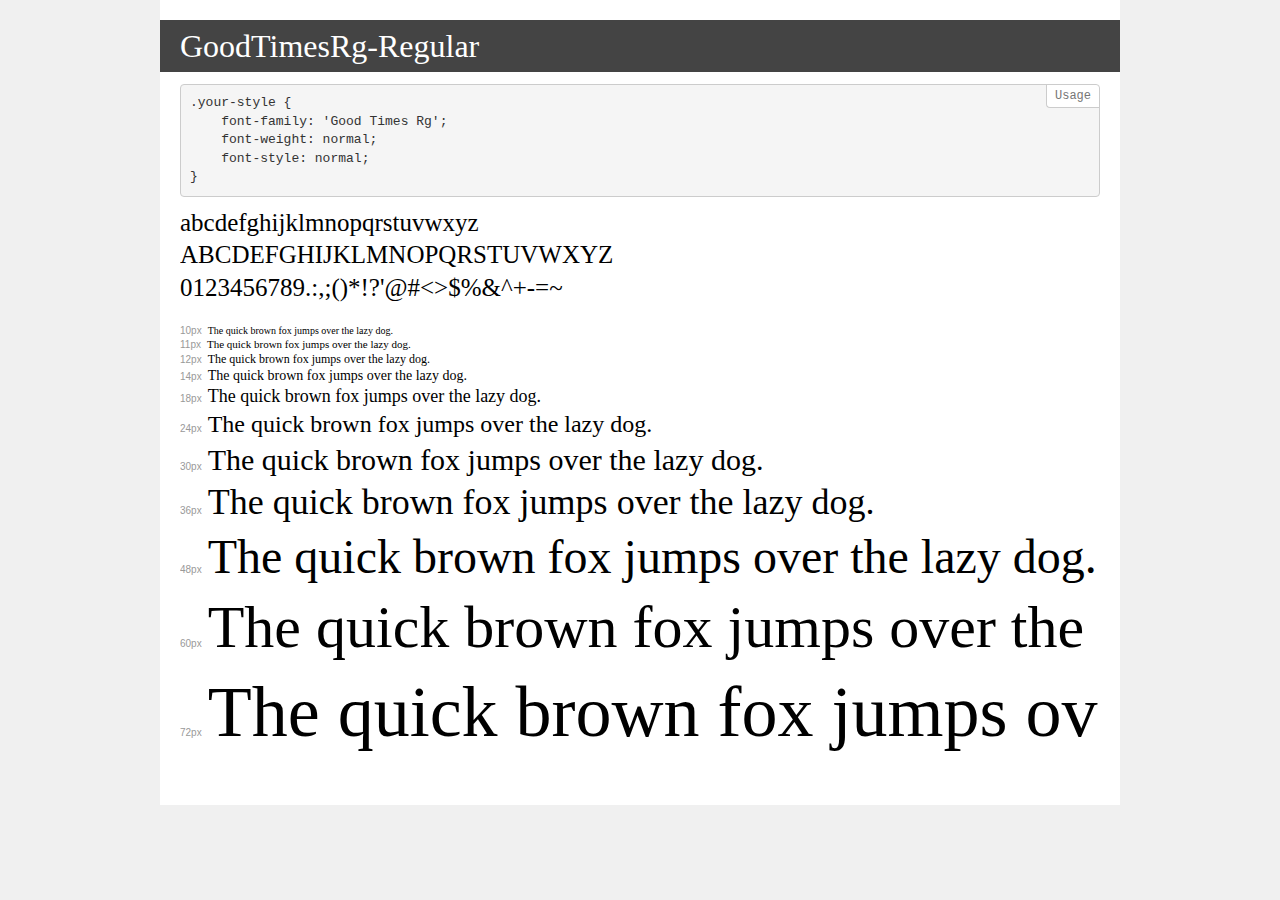
<file: fonts/GoodTimes/demo.html>
<!DOCTYPE html>
<html lang="en">
<head>
    <meta charset="utf-8">
    <meta http-equiv="X-UA-Compatible" content="IE=edge">
    <meta name="viewport" content="width=device-width, initial-scale=1">
    <meta name="robots" content="noindex, noarchive">
    <meta name="format-detection" content="telephone=no">
    <title>Transfonter demo</title>
    <link href="stylesheet.css" rel="stylesheet">
    <style>
        /*
        http://meyerweb.com/eric/tools/css/reset/
        v2.0 | 20110126
        License: none (public domain)
        */
        html, body, div, span, applet, object, iframe,
        h1, h2, h3, h4, h5, h6, p, blockquote, pre,
        a, abbr, acronym, address, big, cite, code,
        del, dfn, em, img, ins, kbd, q, s, samp,
        small, strike, strong, sub, sup, tt, var,
        b, u, i, center,
        dl, dt, dd, ol, ul, li,
        fieldset, form, label, legend,
        table, caption, tbody, tfoot, thead, tr, th, td,
        article, aside, canvas, details, embed,
        figure, figcaption, footer, header, hgroup,
        menu, nav, output, ruby, section, summary,
        time, mark, audio, video {
            margin: 0;
            padding: 0;
            border: 0;
            font-size: 100%;
            font: inherit;
            vertical-align: baseline;
        }
        /* HTML5 display-role reset for older browsers */
        article, aside, details, figcaption, figure,
        footer, header, hgroup, menu, nav, section {
            display: block;
        }
        body {
            line-height: 1;
        }
        ol, ul {
            list-style: none;
        }
        blockquote, q {
            quotes: none;
        }
        blockquote:before, blockquote:after,
        q:before, q:after {
            content: '';
            content: none;
        }
        table {
            border-collapse: collapse;
            border-spacing: 0;
        }
        /* demo styles */
        body {
            background: #f0f0f0;
            color: #000;
        }
        .page {
            background: #fff;
            width: 920px;
            margin: 0 auto;
            padding: 20px 20px 0 20px;
            overflow: hidden;
        }
        .font-container {
            overflow-x: auto;
            overflow-y: hidden;
            margin-bottom: 40px;
            line-height: 1.3;
            white-space: nowrap;
            padding-bottom: 5px;
        }
        h1 {
            position: relative;
            background: #444;
            font-size: 32px;
            color: #fff;
            padding: 10px 20px;
            margin: 0 -20px 12px -20px;
        }
        .letters {
            font-size: 25px;
            margin-bottom: 20px;
        }
        .s10:before {
            content: '10px';
        }
        .s11:before {
            content: '11px';
        }
        .s12:before {
            content: '12px';
        }
        .s14:before {
            content: '14px';
        }
        .s18:before {
            content: '18px';
        }
        .s24:before {
            content: '24px';
        }
        .s30:before {
            content: '30px';
        }
        .s36:before {
            content: '36px';
        }
        .s48:before {
            content: '48px';
        }
        .s60:before {
            content: '60px';
        }
        .s72:before {
            content: '72px';
        }
        .s10:before, .s11:before, .s12:before, .s14:before,
        .s18:before, .s24:before, .s30:before, .s36:before,
        .s48:before, .s60:before, .s72:before {
            font-family: Arial, sans-serif;
            font-size: 10px;
            font-weight: normal;
            font-style: normal;
            color: #999;
            padding-right: 6px;
        }
        pre {
            display: block;
            position: relative;
            padding: 9px;
            margin: 0 0 10px;
            font-family: Monaco, Menlo, Consolas, "Courier New", monospace;
            font-size: 13px;
            line-height: 1.428571429;
            color: #333;
            font-weight: normal;
            font-style: normal;
            background-color: #f5f5f5;
            border: 1px solid #ccc;
            overflow-x: auto;
            border-radius: 4px;
        }
        pre:after {
            display: block;
            position: absolute;
            right: 0;
            top: 0;
            content: 'Usage';
            line-height: 1;
            padding: 5px 8px;
            font-size: 12px;
            color: #767676;
            background-color: #fff;
            border: 1px solid #ccc;
            border-right: none;
            border-top: none;
            border-radius: 0 4px 0 4px;
            z-index: 10;
        }
        /* responsive */
        @media (max-width: 959px) {
            .page {
                width: auto;
                margin: 0;
            }
        }
    </style>
</head>
<body>
<div class="page">
    <div class="demo">
        <h1 style="font-family: 'Good Times Rg'; font-weight: normal; font-style: normal;">GoodTimesRg-Regular</h1>
        <pre>.your-style {
    font-family: 'Good Times Rg';
    font-weight: normal;
    font-style: normal;
}</pre>
        <div class="font-container" style="font-family: 'Good Times Rg'; font-weight: normal; font-style: normal;">
            <p class="letters">
                abcdefghijklmnopqrstuvwxyz<br>
ABCDEFGHIJKLMNOPQRSTUVWXYZ<br>
                0123456789.:,;()*!?'@#<>$%&^+-=~
            </p>
            <p class="s10" style="font-size: 10px;">The quick brown fox jumps over the lazy dog.</p>
            <p class="s11" style="font-size: 11px;">The quick brown fox jumps over the lazy dog.</p>
            <p class="s12" style="font-size: 12px;">The quick brown fox jumps over the lazy dog.</p>
            <p class="s14" style="font-size: 14px;">The quick brown fox jumps over the lazy dog.</p>
            <p class="s18" style="font-size: 18px;">The quick brown fox jumps over the lazy dog.</p>
            <p class="s24" style="font-size: 24px;">The quick brown fox jumps over the lazy dog.</p>
            <p class="s30" style="font-size: 30px;">The quick brown fox jumps over the lazy dog.</p>
            <p class="s36" style="font-size: 36px;">The quick brown fox jumps over the lazy dog.</p>
            <p class="s48" style="font-size: 48px;">The quick brown fox jumps over the lazy dog.</p>
            <p class="s60" style="font-size: 60px;">The quick brown fox jumps over the lazy dog.</p>
            <p class="s72" style="font-size: 72px;">The quick brown fox jumps over the lazy dog.</p>
        </div>
    </div>
</div>
</body>
</html>
</file>
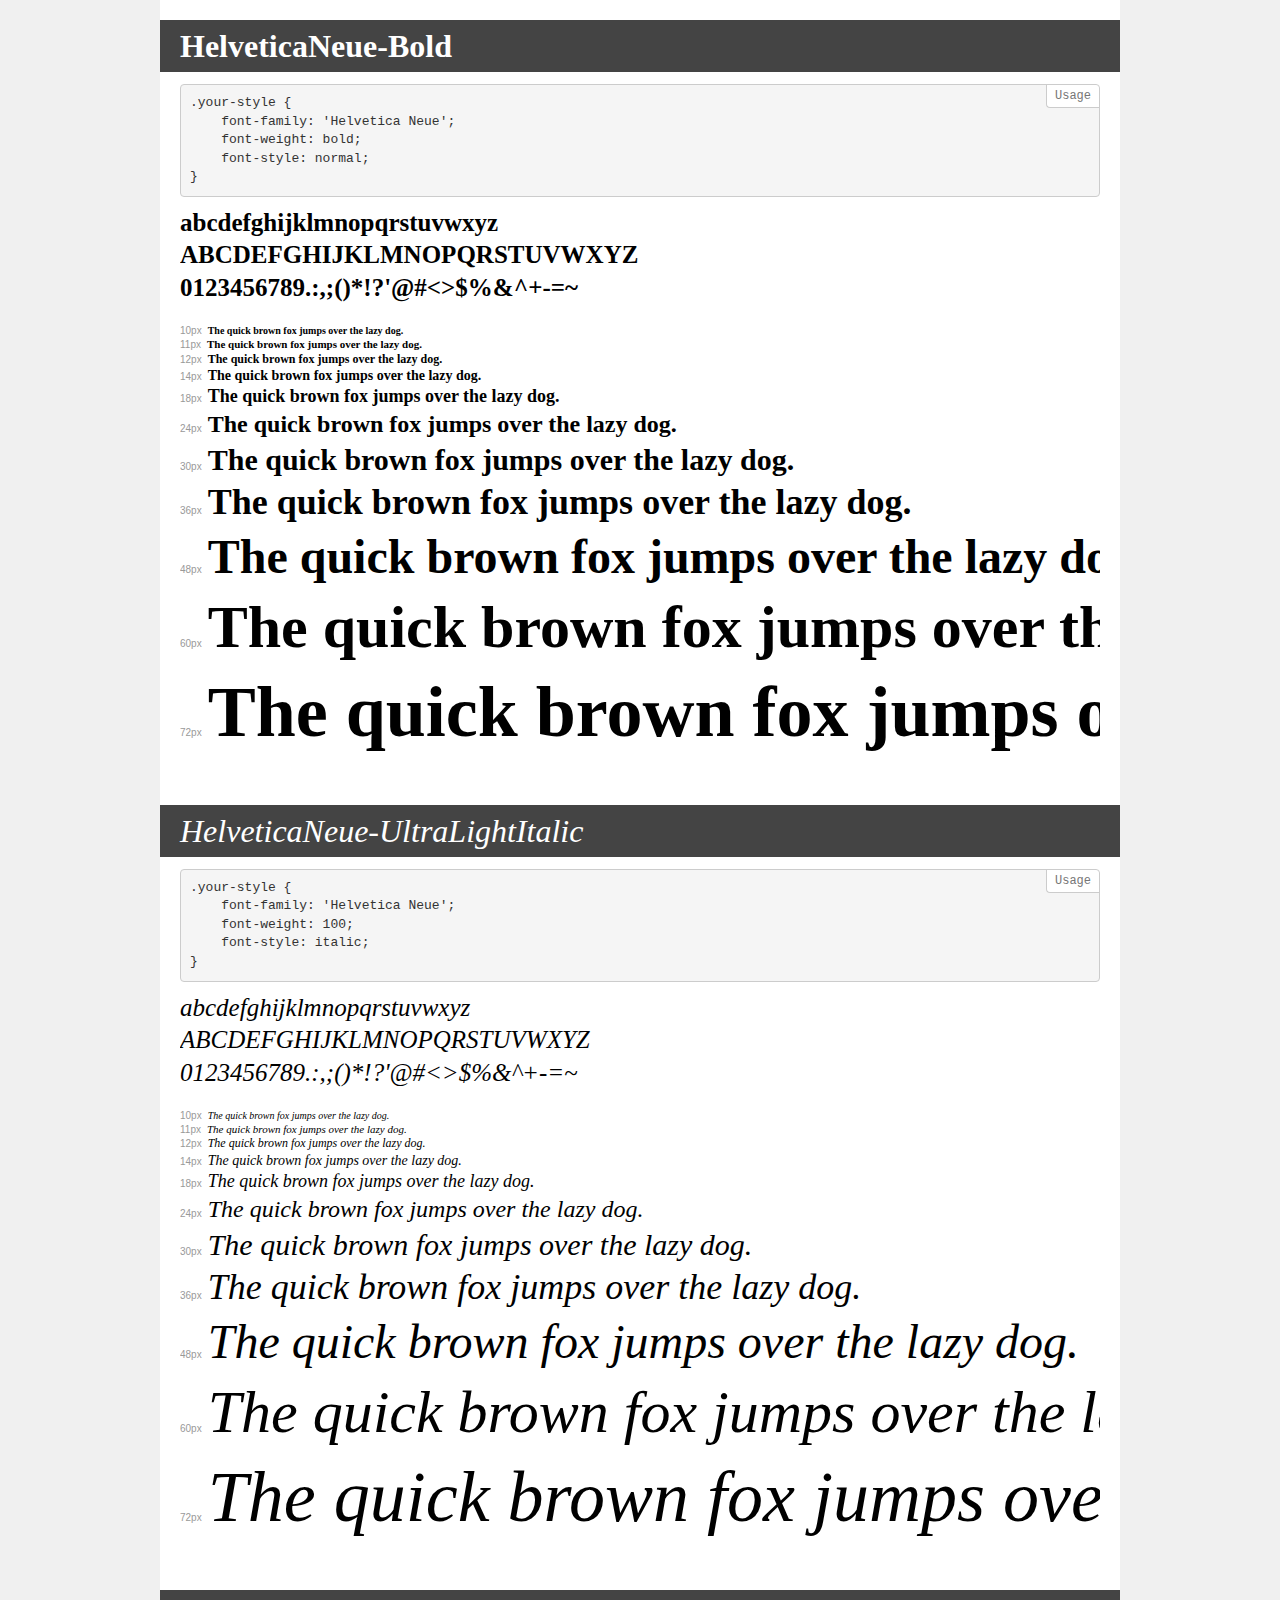
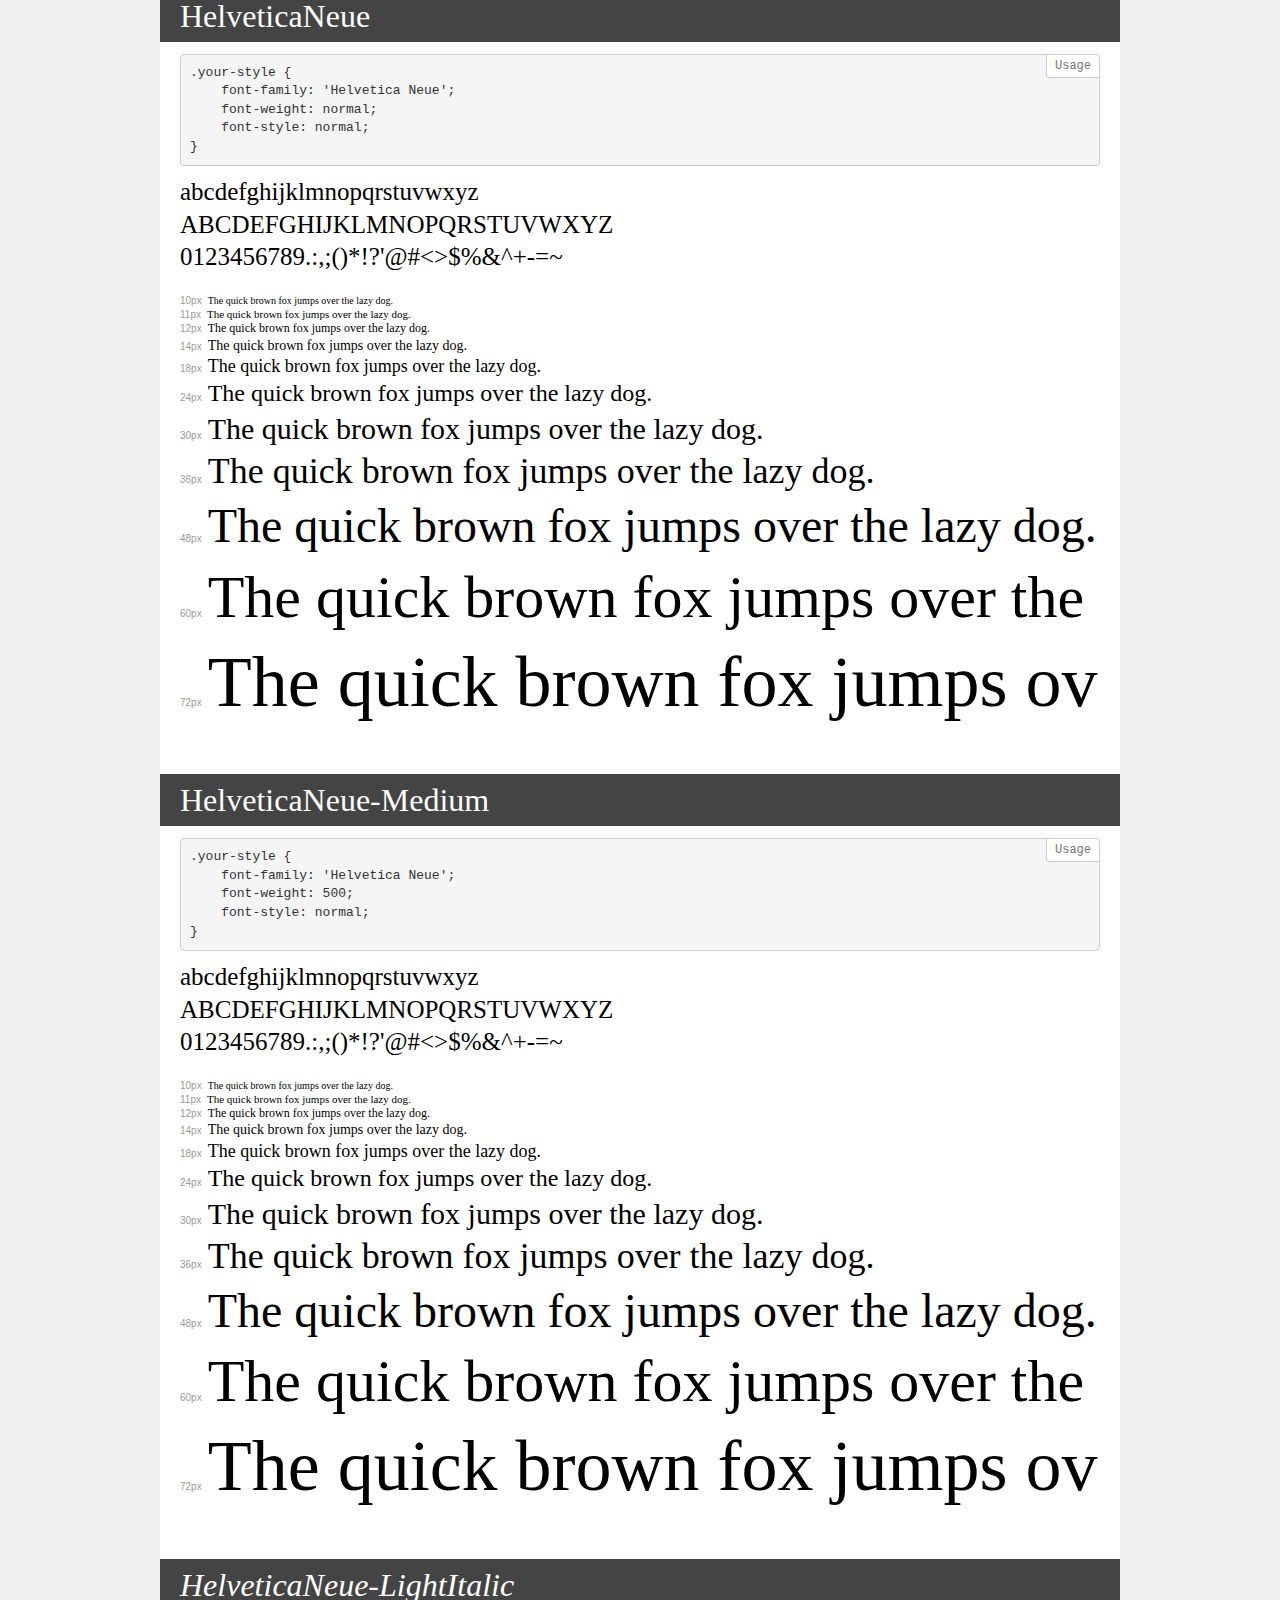
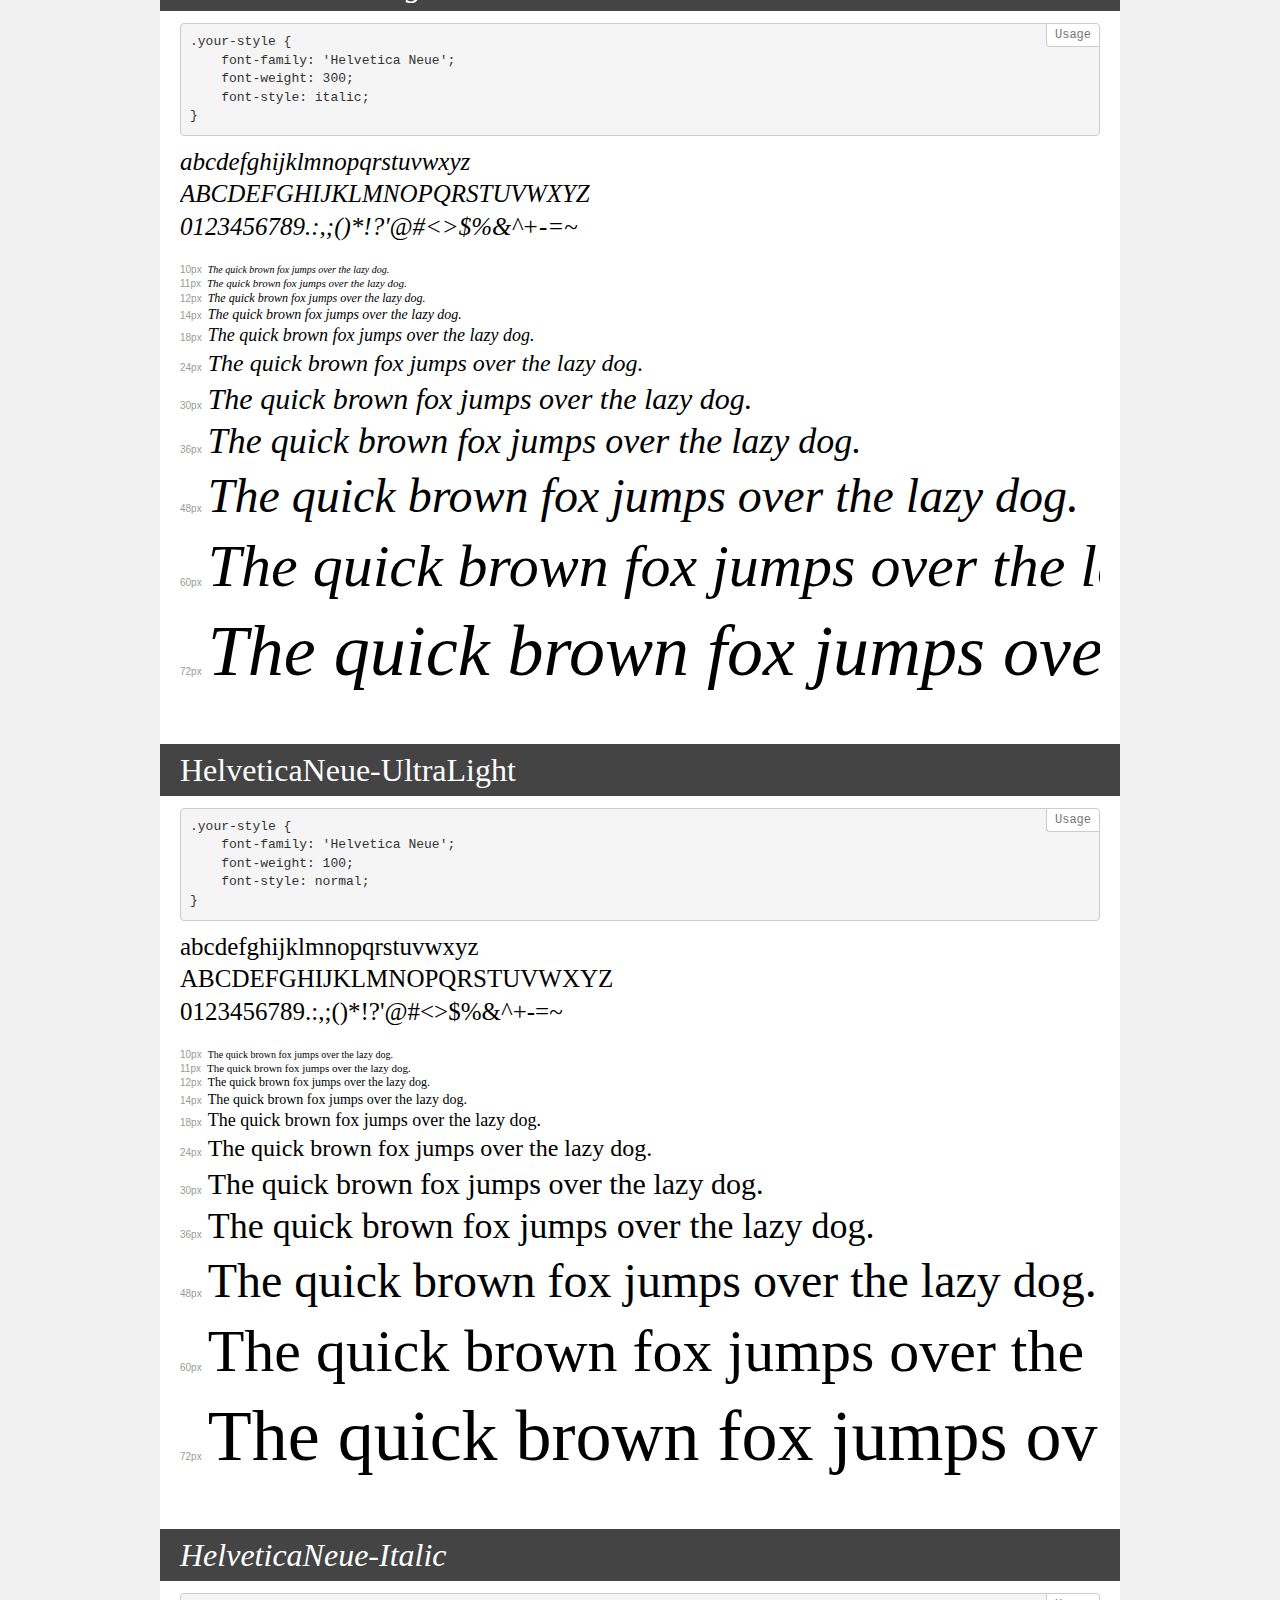
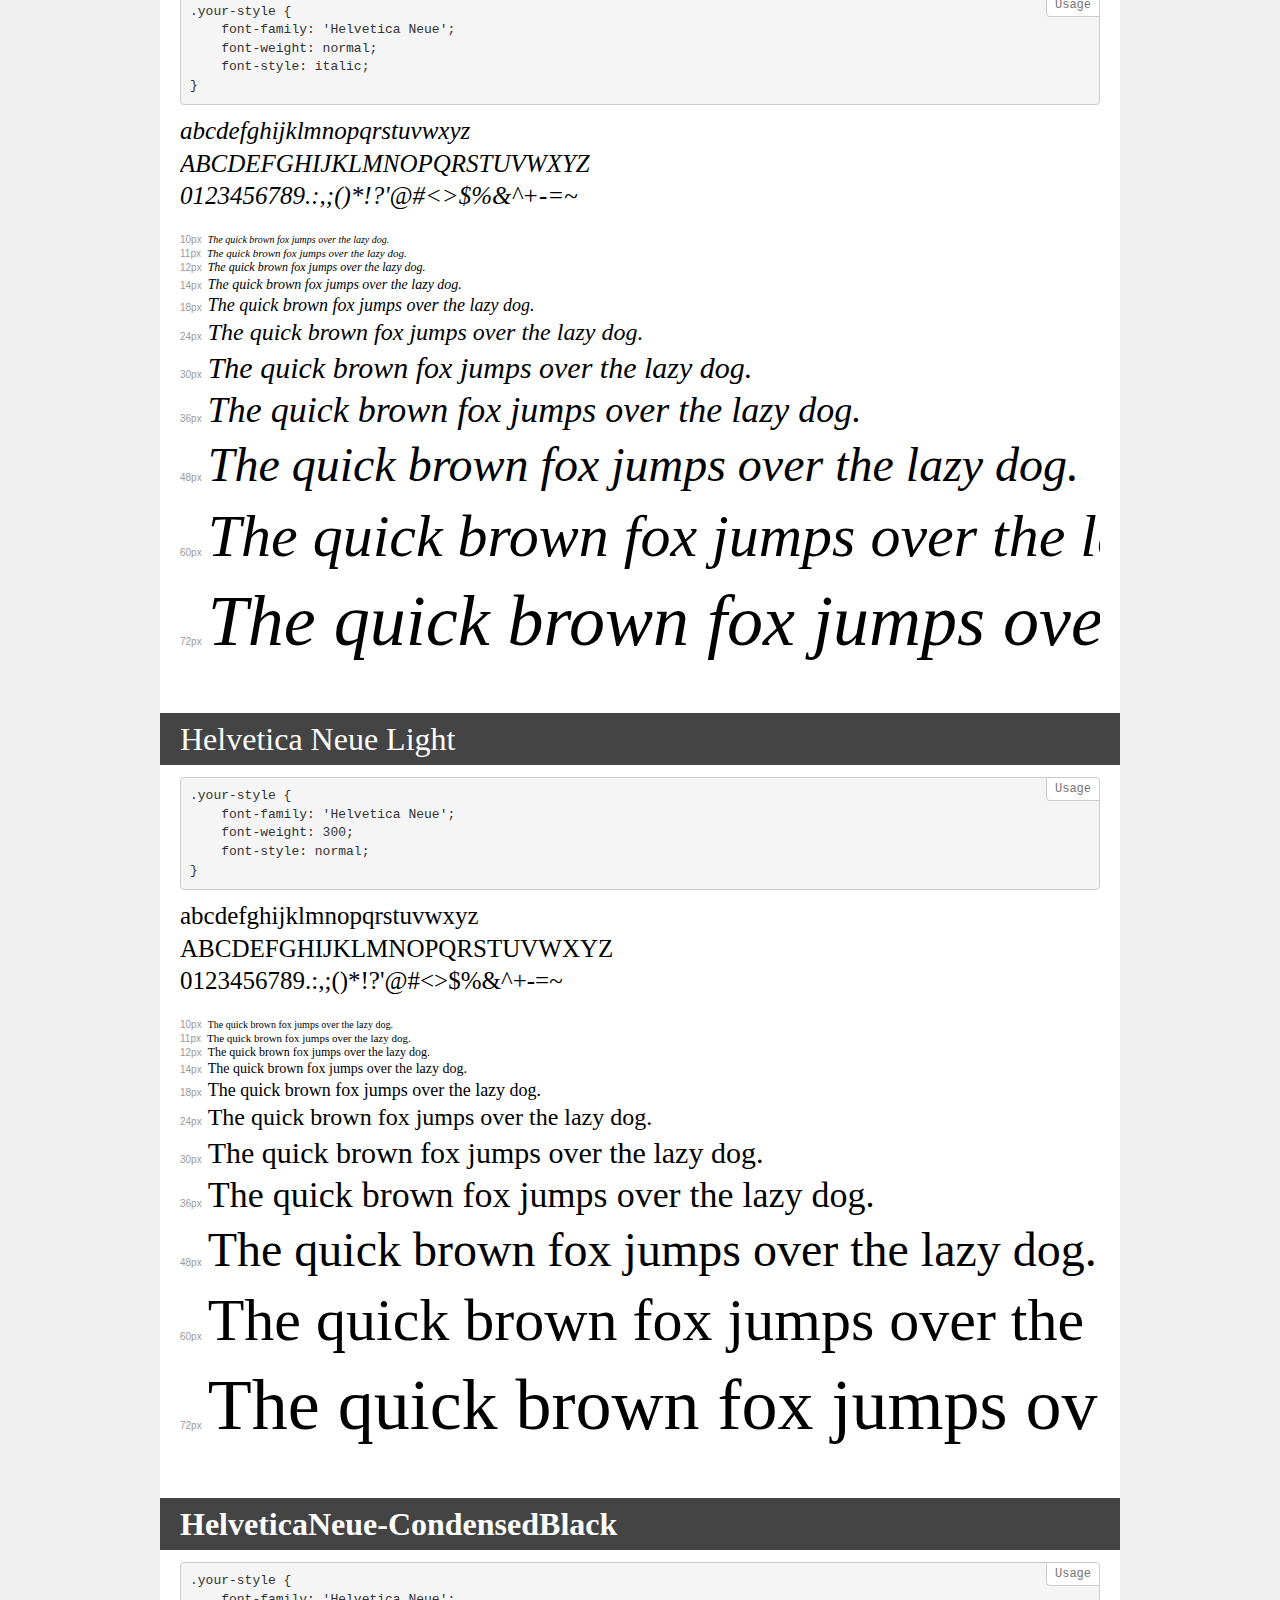
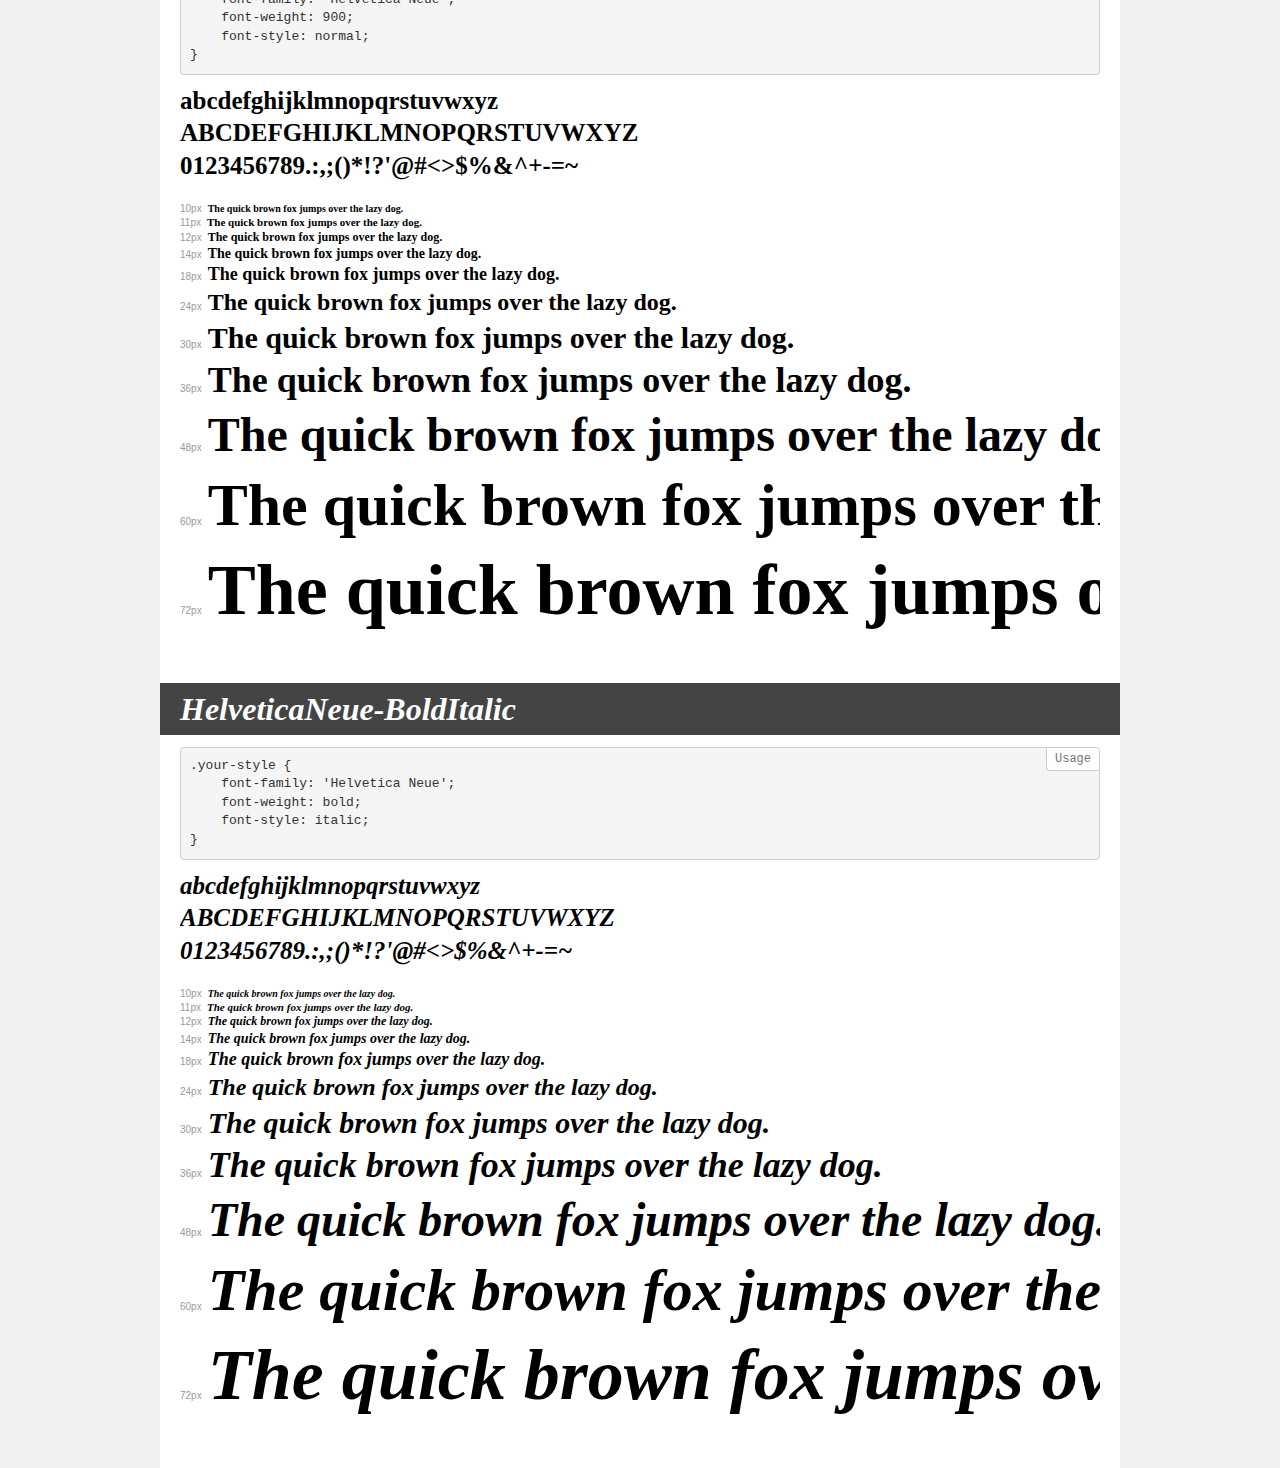
<file: fonts/HelveticaNeue/demo.html>
<!DOCTYPE html>
<html lang="en">
<head>
    <meta charset="utf-8">
    <meta http-equiv="X-UA-Compatible" content="IE=edge">
    <meta name="viewport" content="width=device-width, initial-scale=1">
    <meta name="robots" content="noindex, noarchive">
    <meta name="format-detection" content="telephone=no">
    <title>Transfonter demo</title>
    <link href="stylesheet.css" rel="stylesheet">
    <style>
        /*
        http://meyerweb.com/eric/tools/css/reset/
        v2.0 | 20110126
        License: none (public domain)
        */
        html, body, div, span, applet, object, iframe,
        h1, h2, h3, h4, h5, h6, p, blockquote, pre,
        a, abbr, acronym, address, big, cite, code,
        del, dfn, em, img, ins, kbd, q, s, samp,
        small, strike, strong, sub, sup, tt, var,
        b, u, i, center,
        dl, dt, dd, ol, ul, li,
        fieldset, form, label, legend,
        table, caption, tbody, tfoot, thead, tr, th, td,
        article, aside, canvas, details, embed,
        figure, figcaption, footer, header, hgroup,
        menu, nav, output, ruby, section, summary,
        time, mark, audio, video {
            margin: 0;
            padding: 0;
            border: 0;
            font-size: 100%;
            font: inherit;
            vertical-align: baseline;
        }
        /* HTML5 display-role reset for older browsers */
        article, aside, details, figcaption, figure,
        footer, header, hgroup, menu, nav, section {
            display: block;
        }
        body {
            line-height: 1;
        }
        ol, ul {
            list-style: none;
        }
        blockquote, q {
            quotes: none;
        }
        blockquote:before, blockquote:after,
        q:before, q:after {
            content: '';
            content: none;
        }
        table {
            border-collapse: collapse;
            border-spacing: 0;
        }
        /* demo styles */
        body {
            background: #f0f0f0;
            color: #000;
        }
        .page {
            background: #fff;
            width: 920px;
            margin: 0 auto;
            padding: 20px 20px 0 20px;
            overflow: hidden;
        }
        .font-container {
            overflow-x: auto;
            overflow-y: hidden;
            margin-bottom: 40px;
            line-height: 1.3;
            white-space: nowrap;
            padding-bottom: 5px;
        }
        h1 {
            position: relative;
            background: #444;
            font-size: 32px;
            color: #fff;
            padding: 10px 20px;
            margin: 0 -20px 12px -20px;
        }
        .letters {
            font-size: 25px;
            margin-bottom: 20px;
        }
        .s10:before {
            content: '10px';
        }
        .s11:before {
            content: '11px';
        }
        .s12:before {
            content: '12px';
        }
        .s14:before {
            content: '14px';
        }
        .s18:before {
            content: '18px';
        }
        .s24:before {
            content: '24px';
        }
        .s30:before {
            content: '30px';
        }
        .s36:before {
            content: '36px';
        }
        .s48:before {
            content: '48px';
        }
        .s60:before {
            content: '60px';
        }
        .s72:before {
            content: '72px';
        }
        .s10:before, .s11:before, .s12:before, .s14:before,
        .s18:before, .s24:before, .s30:before, .s36:before,
        .s48:before, .s60:before, .s72:before {
            font-family: Arial, sans-serif;
            font-size: 10px;
            font-weight: normal;
            font-style: normal;
            color: #999;
            padding-right: 6px;
        }
        pre {
            display: block;
            position: relative;
            padding: 9px;
            margin: 0 0 10px;
            font-family: Monaco, Menlo, Consolas, "Courier New", monospace;
            font-size: 13px;
            line-height: 1.428571429;
            color: #333;
            font-weight: normal;
            font-style: normal;
            background-color: #f5f5f5;
            border: 1px solid #ccc;
            overflow-x: auto;
            border-radius: 4px;
        }
        pre:after {
            display: block;
            position: absolute;
            right: 0;
            top: 0;
            content: 'Usage';
            line-height: 1;
            padding: 5px 8px;
            font-size: 12px;
            color: #767676;
            background-color: #fff;
            border: 1px solid #ccc;
            border-right: none;
            border-top: none;
            border-radius: 0 4px 0 4px;
            z-index: 10;
        }
        /* responsive */
        @media (max-width: 959px) {
            .page {
                width: auto;
                margin: 0;
            }
        }
    </style>
</head>
<body>
<div class="page">
    <div class="demo">
        <h1 style="font-family: 'Helvetica Neue'; font-weight: bold; font-style: normal;">HelveticaNeue-Bold</h1>
        <pre>.your-style {
    font-family: 'Helvetica Neue';
    font-weight: bold;
    font-style: normal;
}</pre>
        <div class="font-container" style="font-family: 'Helvetica Neue'; font-weight: bold; font-style: normal;">
            <p class="letters">
                abcdefghijklmnopqrstuvwxyz<br>
ABCDEFGHIJKLMNOPQRSTUVWXYZ<br>
                0123456789.:,;()*!?'@#<>$%&^+-=~
            </p>
            <p class="s10" style="font-size: 10px;">The quick brown fox jumps over the lazy dog.</p>
            <p class="s11" style="font-size: 11px;">The quick brown fox jumps over the lazy dog.</p>
            <p class="s12" style="font-size: 12px;">The quick brown fox jumps over the lazy dog.</p>
            <p class="s14" style="font-size: 14px;">The quick brown fox jumps over the lazy dog.</p>
            <p class="s18" style="font-size: 18px;">The quick brown fox jumps over the lazy dog.</p>
            <p class="s24" style="font-size: 24px;">The quick brown fox jumps over the lazy dog.</p>
            <p class="s30" style="font-size: 30px;">The quick brown fox jumps over the lazy dog.</p>
            <p class="s36" style="font-size: 36px;">The quick brown fox jumps over the lazy dog.</p>
            <p class="s48" style="font-size: 48px;">The quick brown fox jumps over the lazy dog.</p>
            <p class="s60" style="font-size: 60px;">The quick brown fox jumps over the lazy dog.</p>
            <p class="s72" style="font-size: 72px;">The quick brown fox jumps over the lazy dog.</p>
        </div>
    </div>
    <div class="demo">
        <h1 style="font-family: 'Helvetica Neue'; font-weight: 100; font-style: italic;">HelveticaNeue-UltraLightItalic</h1>
        <pre>.your-style {
    font-family: 'Helvetica Neue';
    font-weight: 100;
    font-style: italic;
}</pre>
        <div class="font-container" style="font-family: 'Helvetica Neue'; font-weight: 100; font-style: italic;">
            <p class="letters">
                abcdefghijklmnopqrstuvwxyz<br>
ABCDEFGHIJKLMNOPQRSTUVWXYZ<br>
                0123456789.:,;()*!?'@#<>$%&^+-=~
            </p>
            <p class="s10" style="font-size: 10px;">The quick brown fox jumps over the lazy dog.</p>
            <p class="s11" style="font-size: 11px;">The quick brown fox jumps over the lazy dog.</p>
            <p class="s12" style="font-size: 12px;">The quick brown fox jumps over the lazy dog.</p>
            <p class="s14" style="font-size: 14px;">The quick brown fox jumps over the lazy dog.</p>
            <p class="s18" style="font-size: 18px;">The quick brown fox jumps over the lazy dog.</p>
            <p class="s24" style="font-size: 24px;">The quick brown fox jumps over the lazy dog.</p>
            <p class="s30" style="font-size: 30px;">The quick brown fox jumps over the lazy dog.</p>
            <p class="s36" style="font-size: 36px;">The quick brown fox jumps over the lazy dog.</p>
            <p class="s48" style="font-size: 48px;">The quick brown fox jumps over the lazy dog.</p>
            <p class="s60" style="font-size: 60px;">The quick brown fox jumps over the lazy dog.</p>
            <p class="s72" style="font-size: 72px;">The quick brown fox jumps over the lazy dog.</p>
        </div>
    </div>
    <div class="demo">
        <h1 style="font-family: 'Helvetica Neue'; font-weight: normal; font-style: normal;">HelveticaNeue</h1>
        <pre>.your-style {
    font-family: 'Helvetica Neue';
    font-weight: normal;
    font-style: normal;
}</pre>
        <div class="font-container" style="font-family: 'Helvetica Neue'; font-weight: normal; font-style: normal;">
            <p class="letters">
                abcdefghijklmnopqrstuvwxyz<br>
ABCDEFGHIJKLMNOPQRSTUVWXYZ<br>
                0123456789.:,;()*!?'@#<>$%&^+-=~
            </p>
            <p class="s10" style="font-size: 10px;">The quick brown fox jumps over the lazy dog.</p>
            <p class="s11" style="font-size: 11px;">The quick brown fox jumps over the lazy dog.</p>
            <p class="s12" style="font-size: 12px;">The quick brown fox jumps over the lazy dog.</p>
            <p class="s14" style="font-size: 14px;">The quick brown fox jumps over the lazy dog.</p>
            <p class="s18" style="font-size: 18px;">The quick brown fox jumps over the lazy dog.</p>
            <p class="s24" style="font-size: 24px;">The quick brown fox jumps over the lazy dog.</p>
            <p class="s30" style="font-size: 30px;">The quick brown fox jumps over the lazy dog.</p>
            <p class="s36" style="font-size: 36px;">The quick brown fox jumps over the lazy dog.</p>
            <p class="s48" style="font-size: 48px;">The quick brown fox jumps over the lazy dog.</p>
            <p class="s60" style="font-size: 60px;">The quick brown fox jumps over the lazy dog.</p>
            <p class="s72" style="font-size: 72px;">The quick brown fox jumps over the lazy dog.</p>
        </div>
    </div>
    <div class="demo">
        <h1 style="font-family: 'Helvetica Neue'; font-weight: 500; font-style: normal;">HelveticaNeue-Medium</h1>
        <pre>.your-style {
    font-family: 'Helvetica Neue';
    font-weight: 500;
    font-style: normal;
}</pre>
        <div class="font-container" style="font-family: 'Helvetica Neue'; font-weight: 500; font-style: normal;">
            <p class="letters">
                abcdefghijklmnopqrstuvwxyz<br>
ABCDEFGHIJKLMNOPQRSTUVWXYZ<br>
                0123456789.:,;()*!?'@#<>$%&^+-=~
            </p>
            <p class="s10" style="font-size: 10px;">The quick brown fox jumps over the lazy dog.</p>
            <p class="s11" style="font-size: 11px;">The quick brown fox jumps over the lazy dog.</p>
            <p class="s12" style="font-size: 12px;">The quick brown fox jumps over the lazy dog.</p>
            <p class="s14" style="font-size: 14px;">The quick brown fox jumps over the lazy dog.</p>
            <p class="s18" style="font-size: 18px;">The quick brown fox jumps over the lazy dog.</p>
            <p class="s24" style="font-size: 24px;">The quick brown fox jumps over the lazy dog.</p>
            <p class="s30" style="font-size: 30px;">The quick brown fox jumps over the lazy dog.</p>
            <p class="s36" style="font-size: 36px;">The quick brown fox jumps over the lazy dog.</p>
            <p class="s48" style="font-size: 48px;">The quick brown fox jumps over the lazy dog.</p>
            <p class="s60" style="font-size: 60px;">The quick brown fox jumps over the lazy dog.</p>
            <p class="s72" style="font-size: 72px;">The quick brown fox jumps over the lazy dog.</p>
        </div>
    </div>
    <div class="demo">
        <h1 style="font-family: 'Helvetica Neue'; font-weight: 300; font-style: italic;">HelveticaNeue-LightItalic</h1>
        <pre>.your-style {
    font-family: 'Helvetica Neue';
    font-weight: 300;
    font-style: italic;
}</pre>
        <div class="font-container" style="font-family: 'Helvetica Neue'; font-weight: 300; font-style: italic;">
            <p class="letters">
                abcdefghijklmnopqrstuvwxyz<br>
ABCDEFGHIJKLMNOPQRSTUVWXYZ<br>
                0123456789.:,;()*!?'@#<>$%&^+-=~
            </p>
            <p class="s10" style="font-size: 10px;">The quick brown fox jumps over the lazy dog.</p>
            <p class="s11" style="font-size: 11px;">The quick brown fox jumps over the lazy dog.</p>
            <p class="s12" style="font-size: 12px;">The quick brown fox jumps over the lazy dog.</p>
            <p class="s14" style="font-size: 14px;">The quick brown fox jumps over the lazy dog.</p>
            <p class="s18" style="font-size: 18px;">The quick brown fox jumps over the lazy dog.</p>
            <p class="s24" style="font-size: 24px;">The quick brown fox jumps over the lazy dog.</p>
            <p class="s30" style="font-size: 30px;">The quick brown fox jumps over the lazy dog.</p>
            <p class="s36" style="font-size: 36px;">The quick brown fox jumps over the lazy dog.</p>
            <p class="s48" style="font-size: 48px;">The quick brown fox jumps over the lazy dog.</p>
            <p class="s60" style="font-size: 60px;">The quick brown fox jumps over the lazy dog.</p>
            <p class="s72" style="font-size: 72px;">The quick brown fox jumps over the lazy dog.</p>
        </div>
    </div>
    <div class="demo">
        <h1 style="font-family: 'Helvetica Neue'; font-weight: 100; font-style: normal;">HelveticaNeue-UltraLight</h1>
        <pre>.your-style {
    font-family: 'Helvetica Neue';
    font-weight: 100;
    font-style: normal;
}</pre>
        <div class="font-container" style="font-family: 'Helvetica Neue'; font-weight: 100; font-style: normal;">
            <p class="letters">
                abcdefghijklmnopqrstuvwxyz<br>
ABCDEFGHIJKLMNOPQRSTUVWXYZ<br>
                0123456789.:,;()*!?'@#<>$%&^+-=~
            </p>
            <p class="s10" style="font-size: 10px;">The quick brown fox jumps over the lazy dog.</p>
            <p class="s11" style="font-size: 11px;">The quick brown fox jumps over the lazy dog.</p>
            <p class="s12" style="font-size: 12px;">The quick brown fox jumps over the lazy dog.</p>
            <p class="s14" style="font-size: 14px;">The quick brown fox jumps over the lazy dog.</p>
            <p class="s18" style="font-size: 18px;">The quick brown fox jumps over the lazy dog.</p>
            <p class="s24" style="font-size: 24px;">The quick brown fox jumps over the lazy dog.</p>
            <p class="s30" style="font-size: 30px;">The quick brown fox jumps over the lazy dog.</p>
            <p class="s36" style="font-size: 36px;">The quick brown fox jumps over the lazy dog.</p>
            <p class="s48" style="font-size: 48px;">The quick brown fox jumps over the lazy dog.</p>
            <p class="s60" style="font-size: 60px;">The quick brown fox jumps over the lazy dog.</p>
            <p class="s72" style="font-size: 72px;">The quick brown fox jumps over the lazy dog.</p>
        </div>
    </div>
    <div class="demo">
        <h1 style="font-family: 'Helvetica Neue'; font-weight: normal; font-style: italic;">HelveticaNeue-Italic</h1>
        <pre>.your-style {
    font-family: 'Helvetica Neue';
    font-weight: normal;
    font-style: italic;
}</pre>
        <div class="font-container" style="font-family: 'Helvetica Neue'; font-weight: normal; font-style: italic;">
            <p class="letters">
                abcdefghijklmnopqrstuvwxyz<br>
ABCDEFGHIJKLMNOPQRSTUVWXYZ<br>
                0123456789.:,;()*!?'@#<>$%&^+-=~
            </p>
            <p class="s10" style="font-size: 10px;">The quick brown fox jumps over the lazy dog.</p>
            <p class="s11" style="font-size: 11px;">The quick brown fox jumps over the lazy dog.</p>
            <p class="s12" style="font-size: 12px;">The quick brown fox jumps over the lazy dog.</p>
            <p class="s14" style="font-size: 14px;">The quick brown fox jumps over the lazy dog.</p>
            <p class="s18" style="font-size: 18px;">The quick brown fox jumps over the lazy dog.</p>
            <p class="s24" style="font-size: 24px;">The quick brown fox jumps over the lazy dog.</p>
            <p class="s30" style="font-size: 30px;">The quick brown fox jumps over the lazy dog.</p>
            <p class="s36" style="font-size: 36px;">The quick brown fox jumps over the lazy dog.</p>
            <p class="s48" style="font-size: 48px;">The quick brown fox jumps over the lazy dog.</p>
            <p class="s60" style="font-size: 60px;">The quick brown fox jumps over the lazy dog.</p>
            <p class="s72" style="font-size: 72px;">The quick brown fox jumps over the lazy dog.</p>
        </div>
    </div>
    <div class="demo">
        <h1 style="font-family: 'Helvetica Neue'; font-weight: 300; font-style: normal;">Helvetica Neue Light</h1>
        <pre>.your-style {
    font-family: 'Helvetica Neue';
    font-weight: 300;
    font-style: normal;
}</pre>
        <div class="font-container" style="font-family: 'Helvetica Neue'; font-weight: 300; font-style: normal;">
            <p class="letters">
                abcdefghijklmnopqrstuvwxyz<br>
ABCDEFGHIJKLMNOPQRSTUVWXYZ<br>
                0123456789.:,;()*!?'@#<>$%&^+-=~
            </p>
            <p class="s10" style="font-size: 10px;">The quick brown fox jumps over the lazy dog.</p>
            <p class="s11" style="font-size: 11px;">The quick brown fox jumps over the lazy dog.</p>
            <p class="s12" style="font-size: 12px;">The quick brown fox jumps over the lazy dog.</p>
            <p class="s14" style="font-size: 14px;">The quick brown fox jumps over the lazy dog.</p>
            <p class="s18" style="font-size: 18px;">The quick brown fox jumps over the lazy dog.</p>
            <p class="s24" style="font-size: 24px;">The quick brown fox jumps over the lazy dog.</p>
            <p class="s30" style="font-size: 30px;">The quick brown fox jumps over the lazy dog.</p>
            <p class="s36" style="font-size: 36px;">The quick brown fox jumps over the lazy dog.</p>
            <p class="s48" style="font-size: 48px;">The quick brown fox jumps over the lazy dog.</p>
            <p class="s60" style="font-size: 60px;">The quick brown fox jumps over the lazy dog.</p>
            <p class="s72" style="font-size: 72px;">The quick brown fox jumps over the lazy dog.</p>
        </div>
    </div>
    <div class="demo">
        <h1 style="font-family: 'Helvetica Neue'; font-weight: 900; font-style: normal;">HelveticaNeue-CondensedBlack</h1>
        <pre>.your-style {
    font-family: 'Helvetica Neue';
    font-weight: 900;
    font-style: normal;
}</pre>
        <div class="font-container" style="font-family: 'Helvetica Neue'; font-weight: 900; font-style: normal;">
            <p class="letters">
                abcdefghijklmnopqrstuvwxyz<br>
ABCDEFGHIJKLMNOPQRSTUVWXYZ<br>
                0123456789.:,;()*!?'@#<>$%&^+-=~
            </p>
            <p class="s10" style="font-size: 10px;">The quick brown fox jumps over the lazy dog.</p>
            <p class="s11" style="font-size: 11px;">The quick brown fox jumps over the lazy dog.</p>
            <p class="s12" style="font-size: 12px;">The quick brown fox jumps over the lazy dog.</p>
            <p class="s14" style="font-size: 14px;">The quick brown fox jumps over the lazy dog.</p>
            <p class="s18" style="font-size: 18px;">The quick brown fox jumps over the lazy dog.</p>
            <p class="s24" style="font-size: 24px;">The quick brown fox jumps over the lazy dog.</p>
            <p class="s30" style="font-size: 30px;">The quick brown fox jumps over the lazy dog.</p>
            <p class="s36" style="font-size: 36px;">The quick brown fox jumps over the lazy dog.</p>
            <p class="s48" style="font-size: 48px;">The quick brown fox jumps over the lazy dog.</p>
            <p class="s60" style="font-size: 60px;">The quick brown fox jumps over the lazy dog.</p>
            <p class="s72" style="font-size: 72px;">The quick brown fox jumps over the lazy dog.</p>
        </div>
    </div>
    <div class="demo">
        <h1 style="font-family: 'Helvetica Neue'; font-weight: bold; font-style: italic;">HelveticaNeue-BoldItalic</h1>
        <pre>.your-style {
    font-family: 'Helvetica Neue';
    font-weight: bold;
    font-style: italic;
}</pre>
        <div class="font-container" style="font-family: 'Helvetica Neue'; font-weight: bold; font-style: italic;">
            <p class="letters">
                abcdefghijklmnopqrstuvwxyz<br>
ABCDEFGHIJKLMNOPQRSTUVWXYZ<br>
                0123456789.:,;()*!?'@#<>$%&^+-=~
            </p>
            <p class="s10" style="font-size: 10px;">The quick brown fox jumps over the lazy dog.</p>
            <p class="s11" style="font-size: 11px;">The quick brown fox jumps over the lazy dog.</p>
            <p class="s12" style="font-size: 12px;">The quick brown fox jumps over the lazy dog.</p>
            <p class="s14" style="font-size: 14px;">The quick brown fox jumps over the lazy dog.</p>
            <p class="s18" style="font-size: 18px;">The quick brown fox jumps over the lazy dog.</p>
            <p class="s24" style="font-size: 24px;">The quick brown fox jumps over the lazy dog.</p>
            <p class="s30" style="font-size: 30px;">The quick brown fox jumps over the lazy dog.</p>
            <p class="s36" style="font-size: 36px;">The quick brown fox jumps over the lazy dog.</p>
            <p class="s48" style="font-size: 48px;">The quick brown fox jumps over the lazy dog.</p>
            <p class="s60" style="font-size: 60px;">The quick brown fox jumps over the lazy dog.</p>
            <p class="s72" style="font-size: 72px;">The quick brown fox jumps over the lazy dog.</p>
        </div>
    </div>
</div>
</body>
</html>
</file>
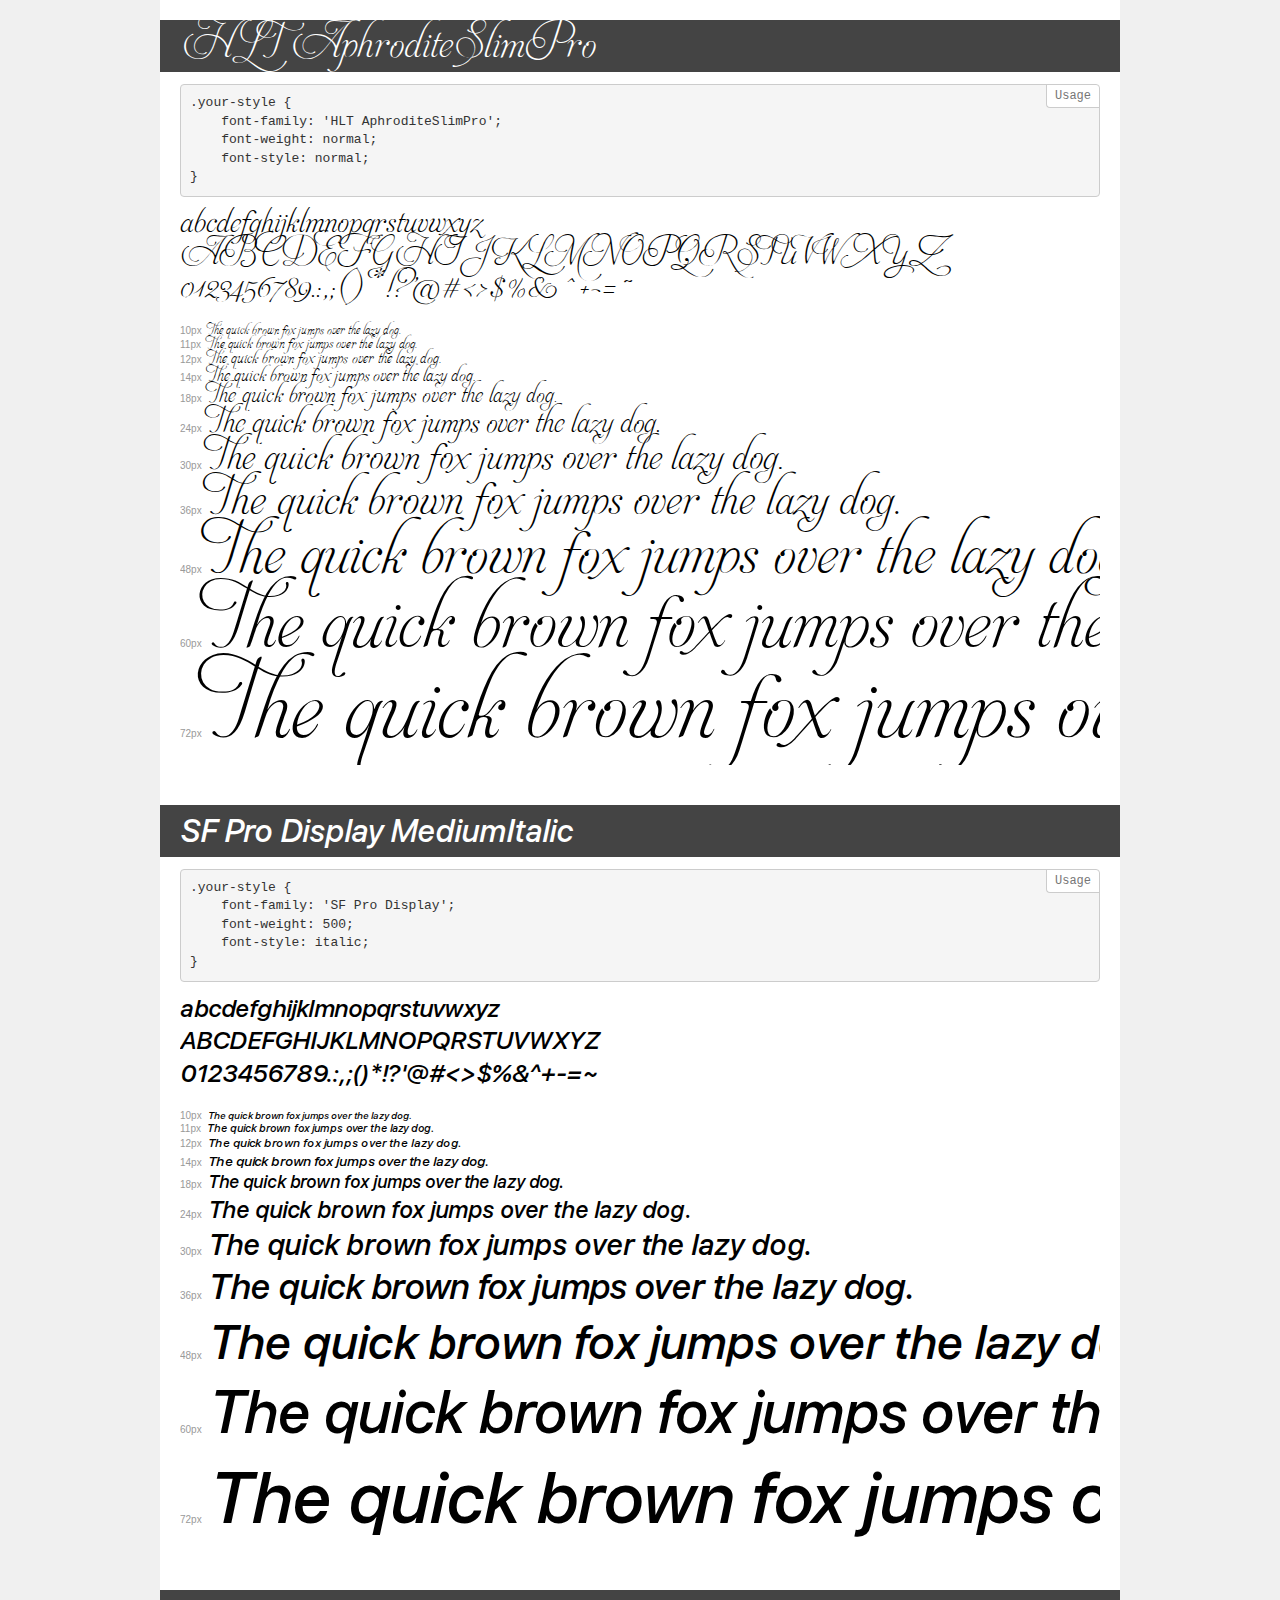
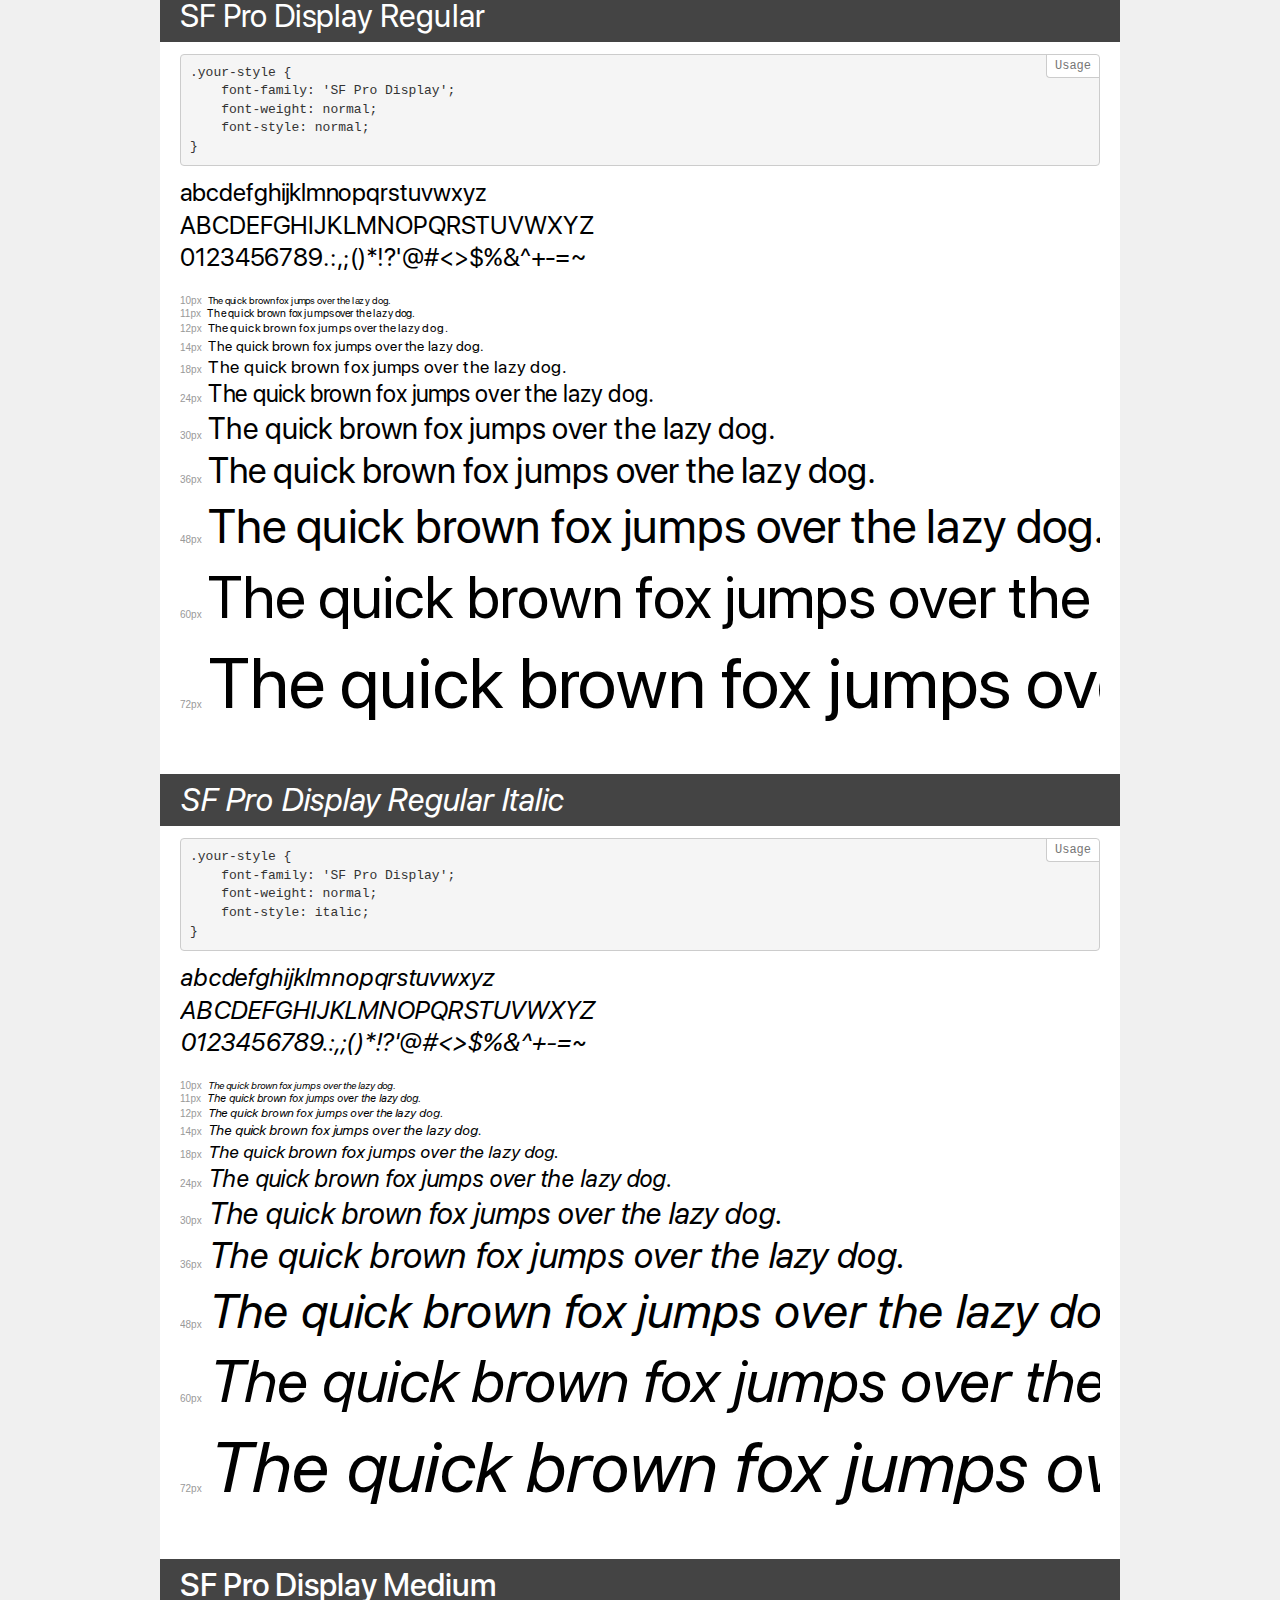
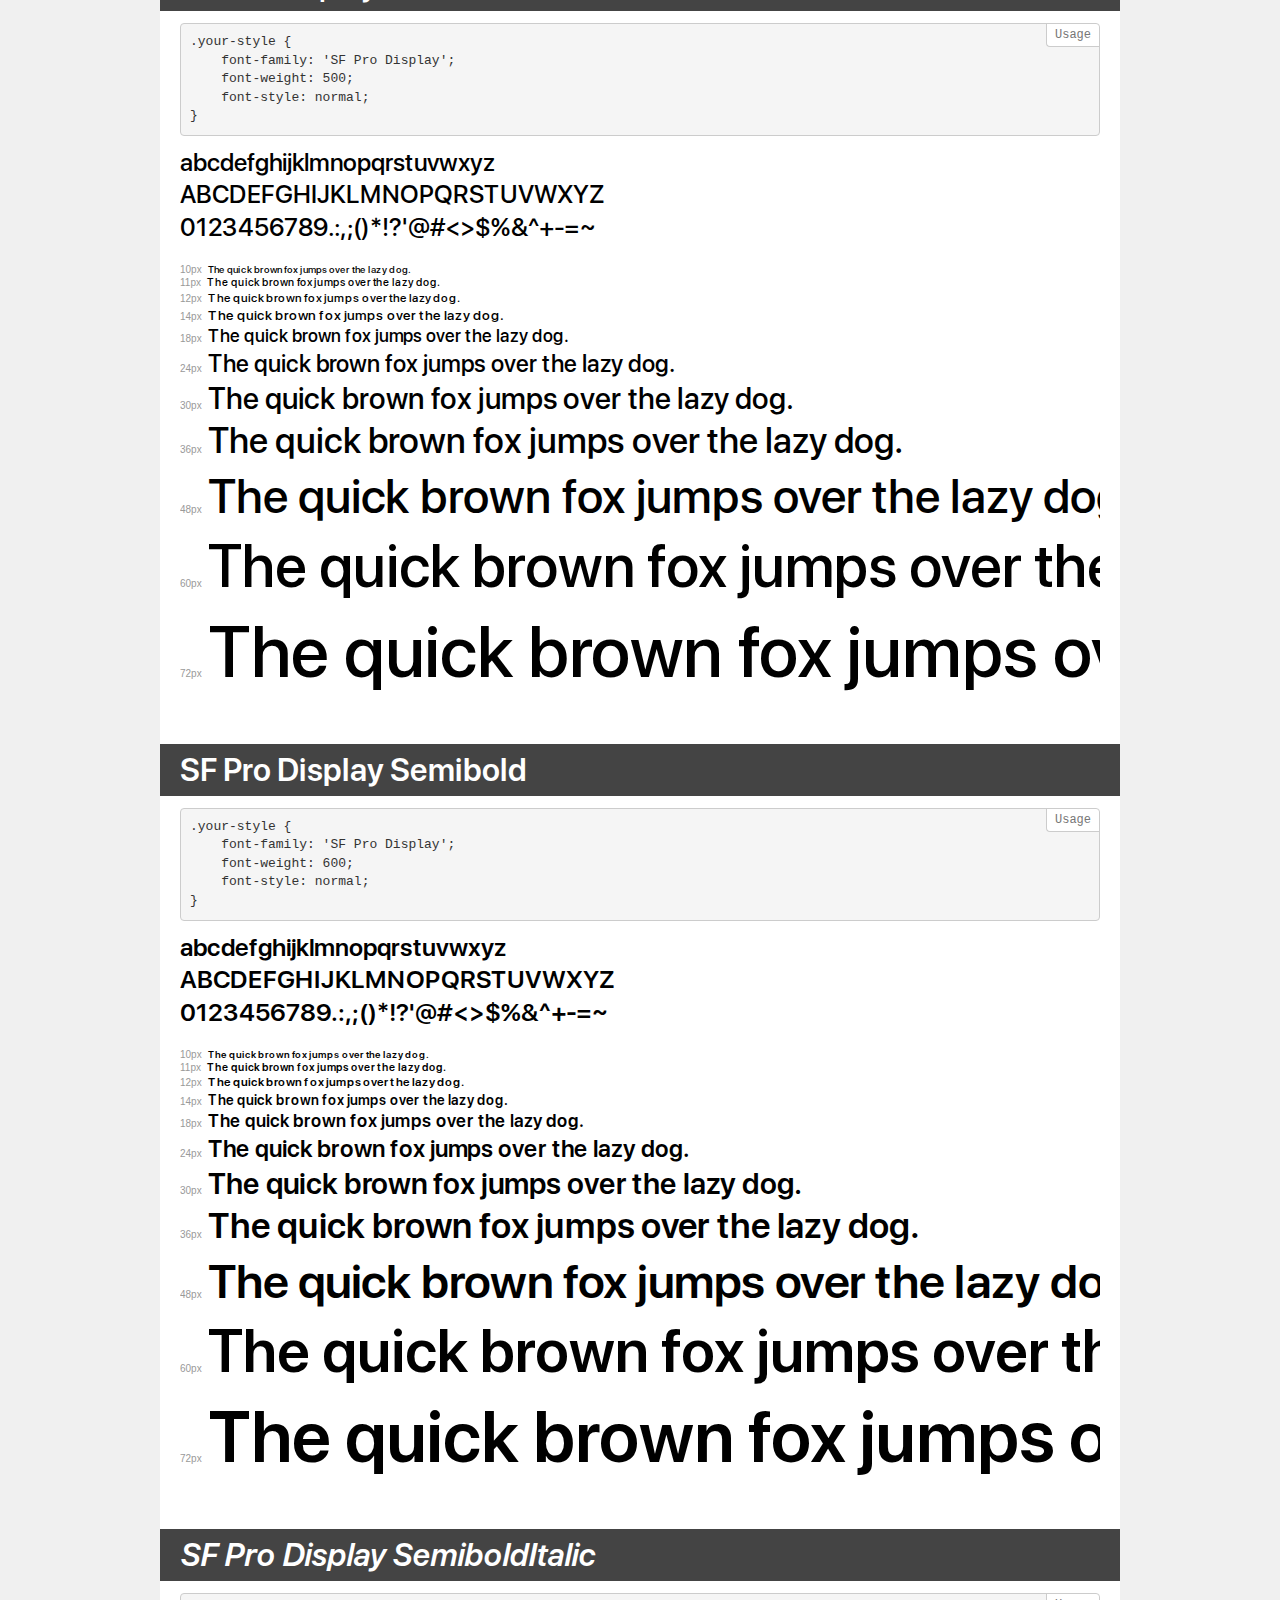
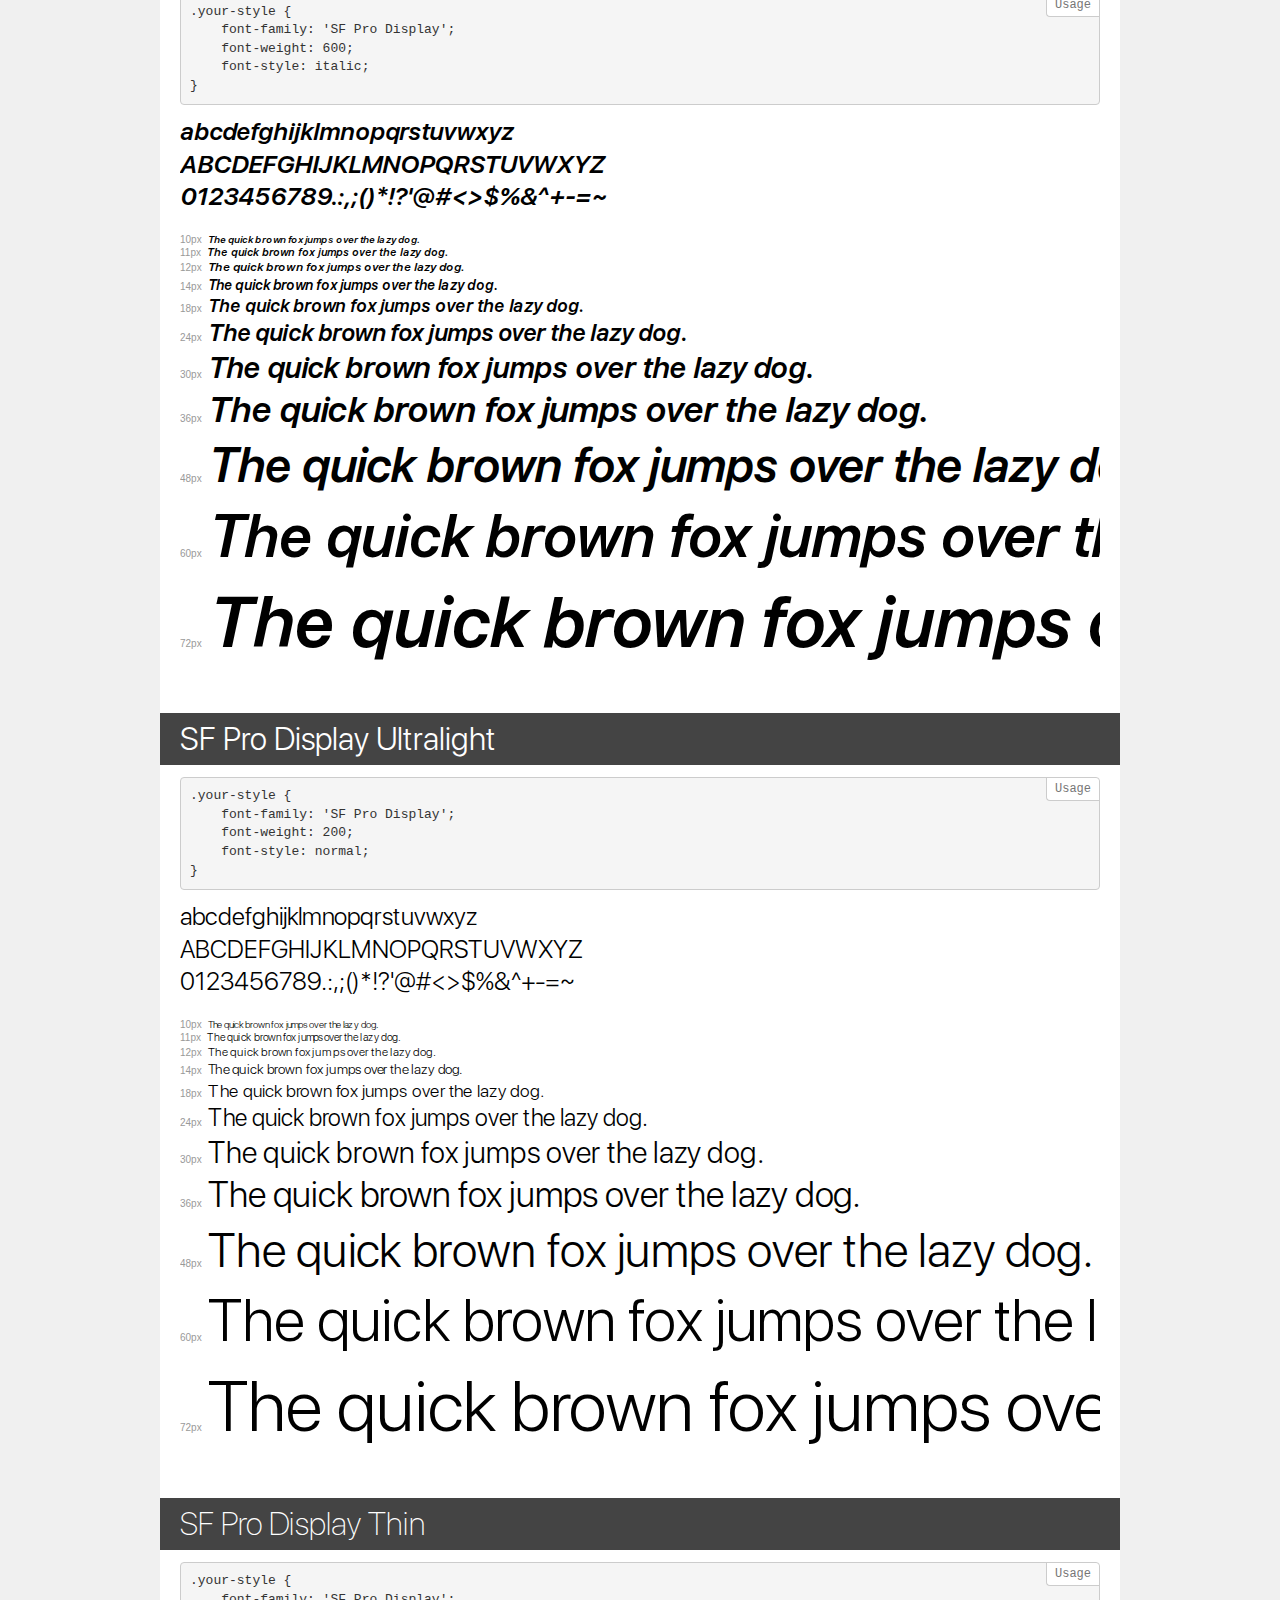
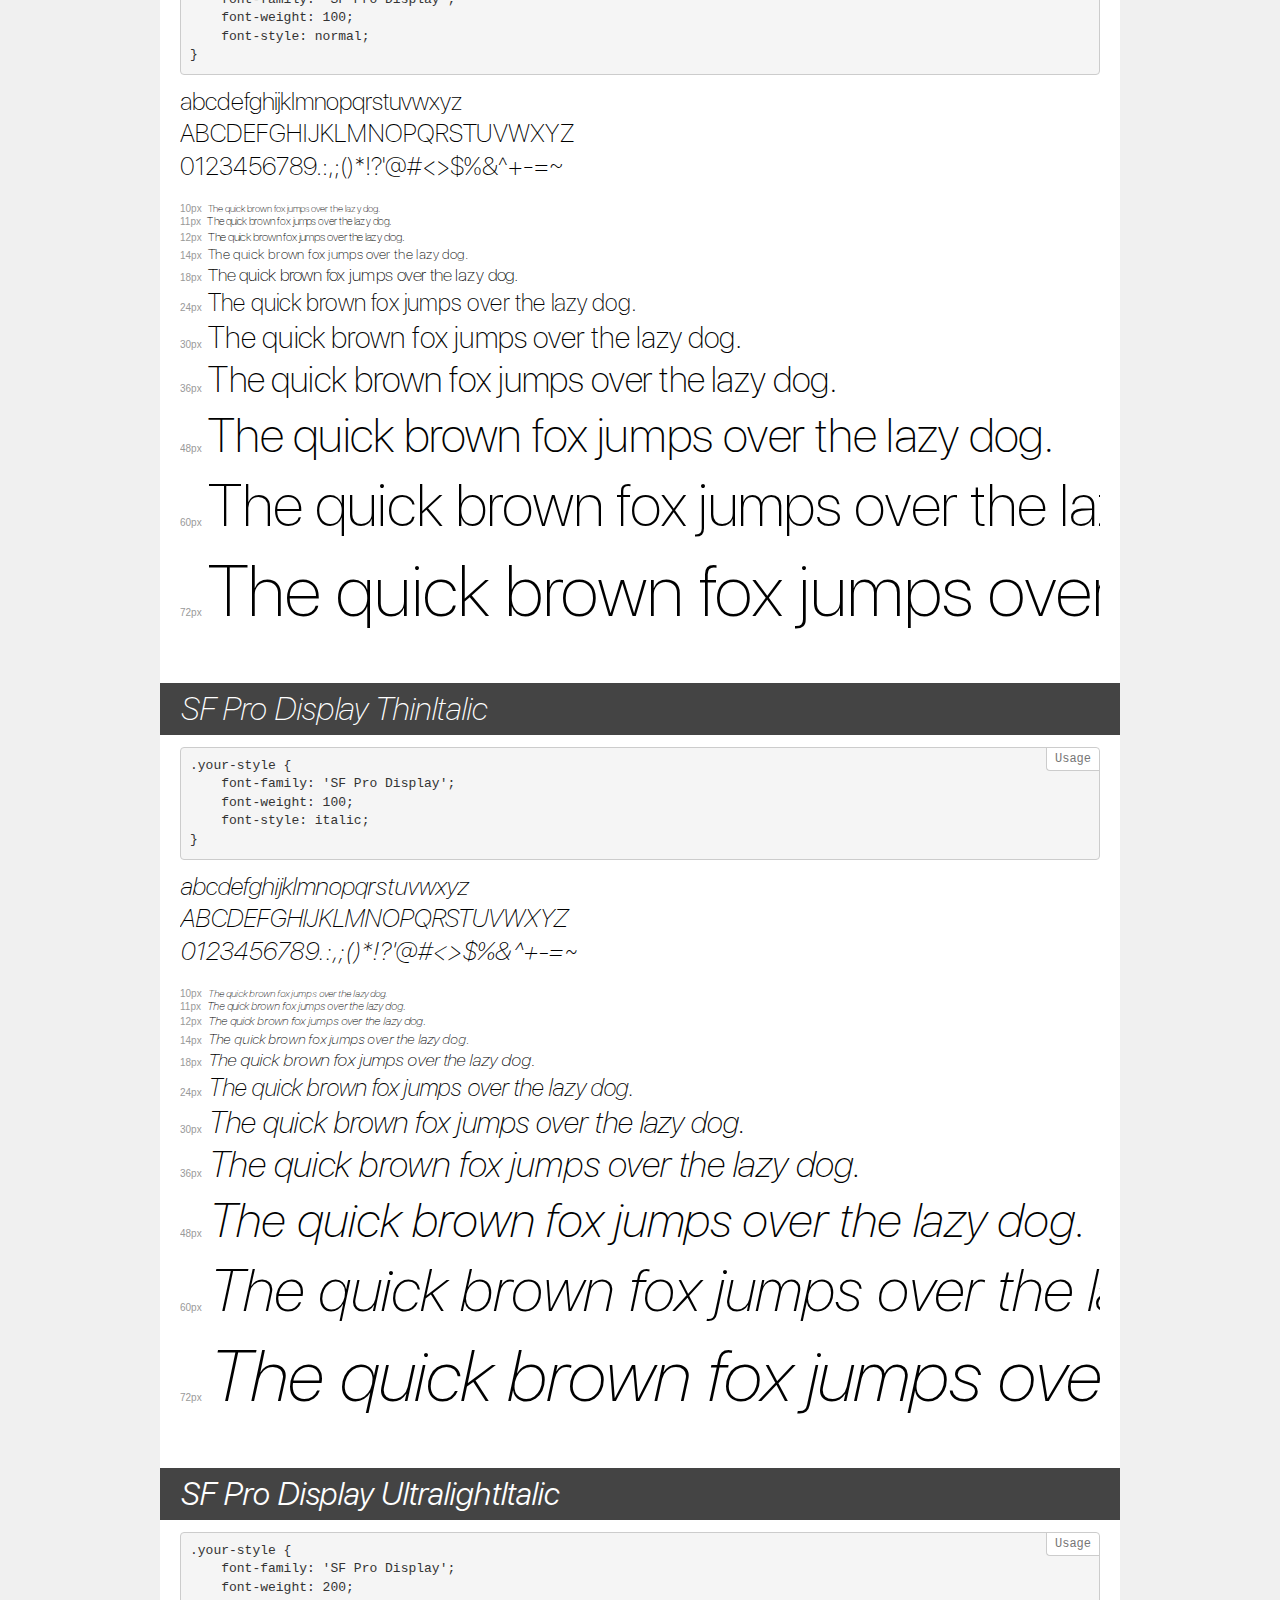
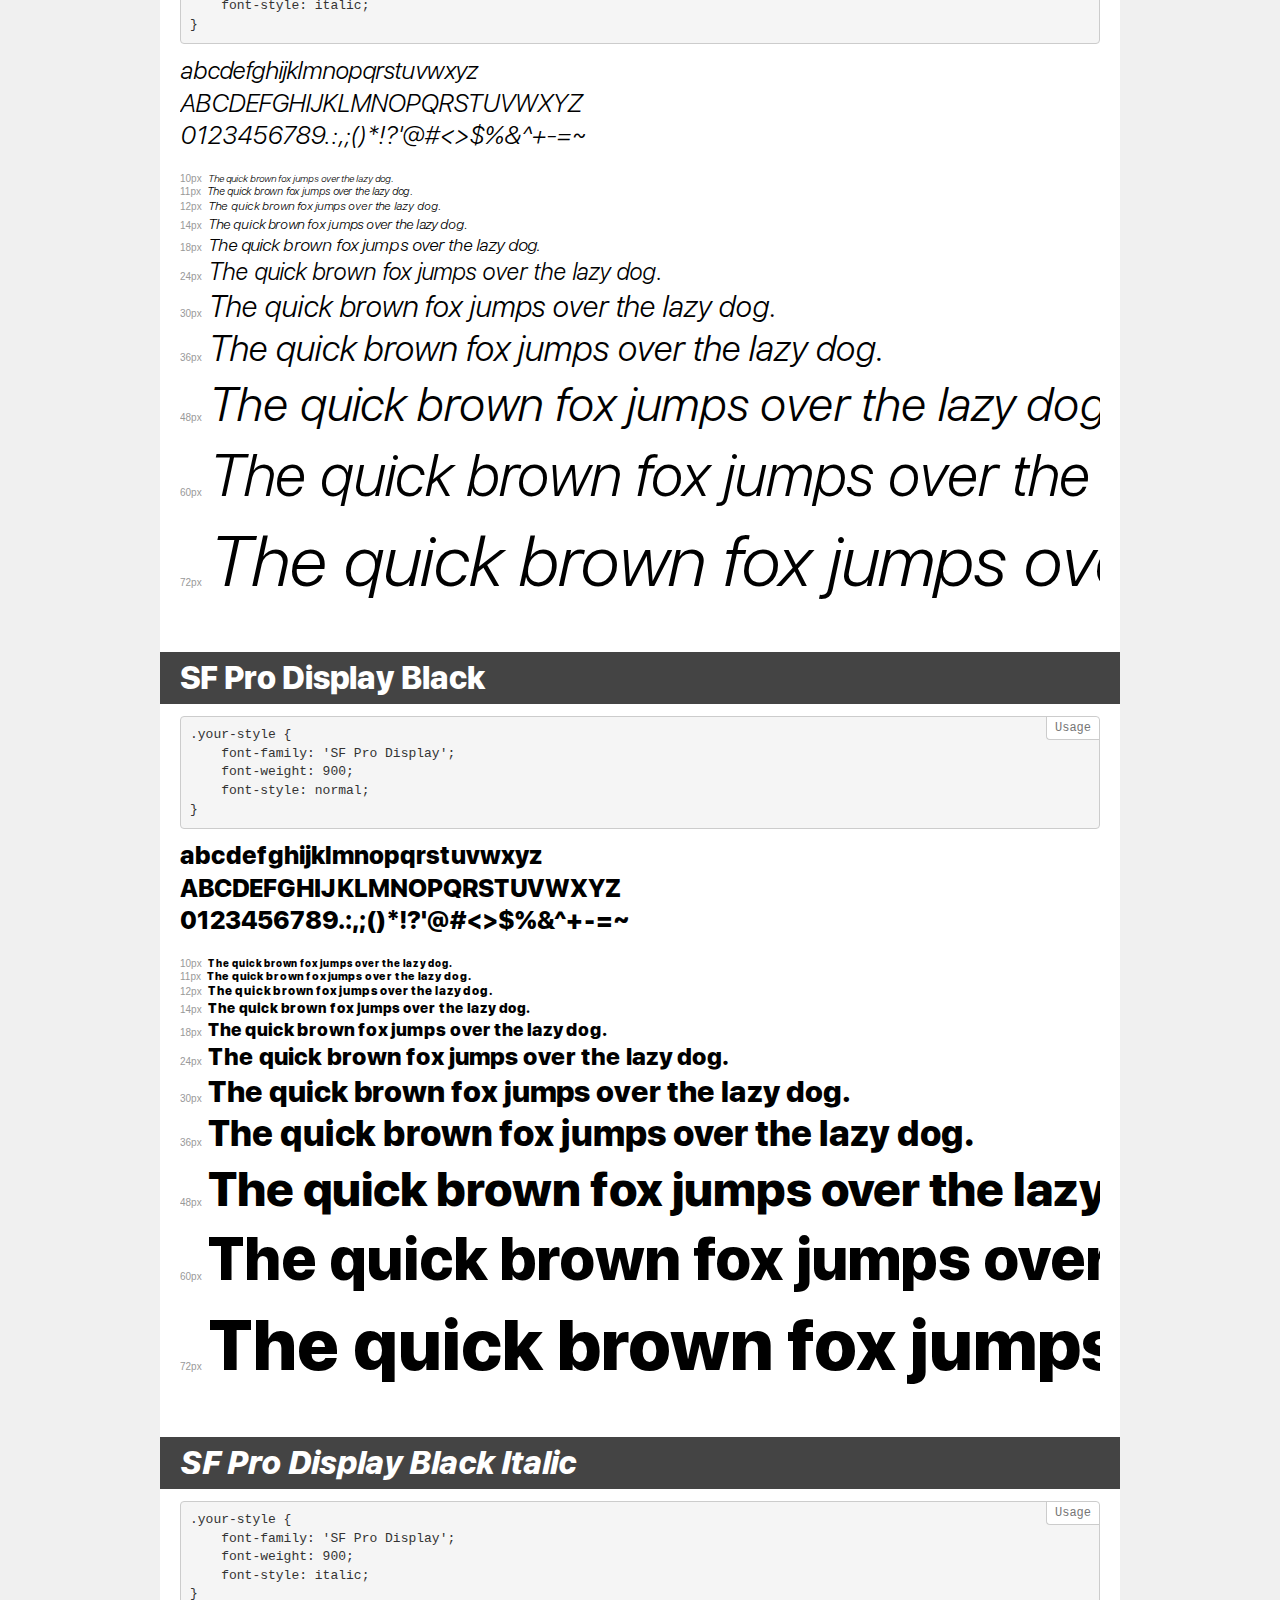
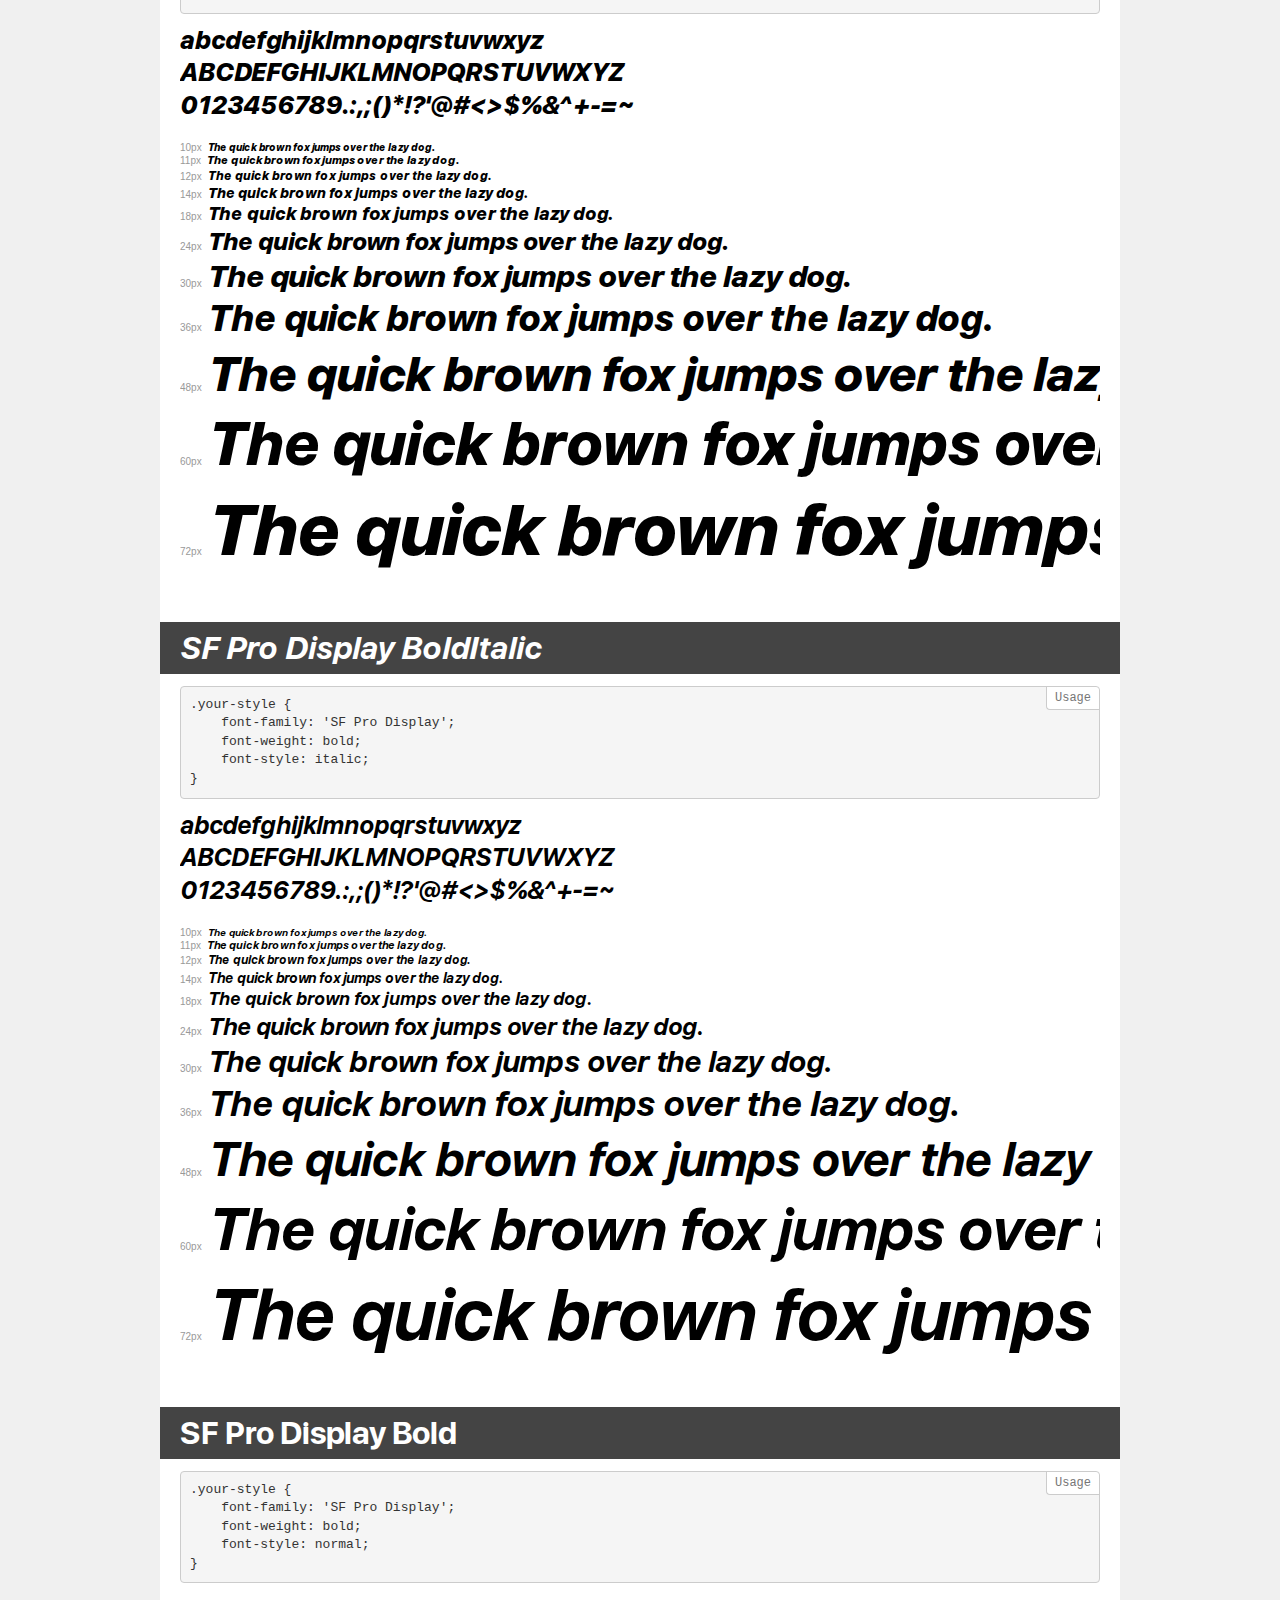
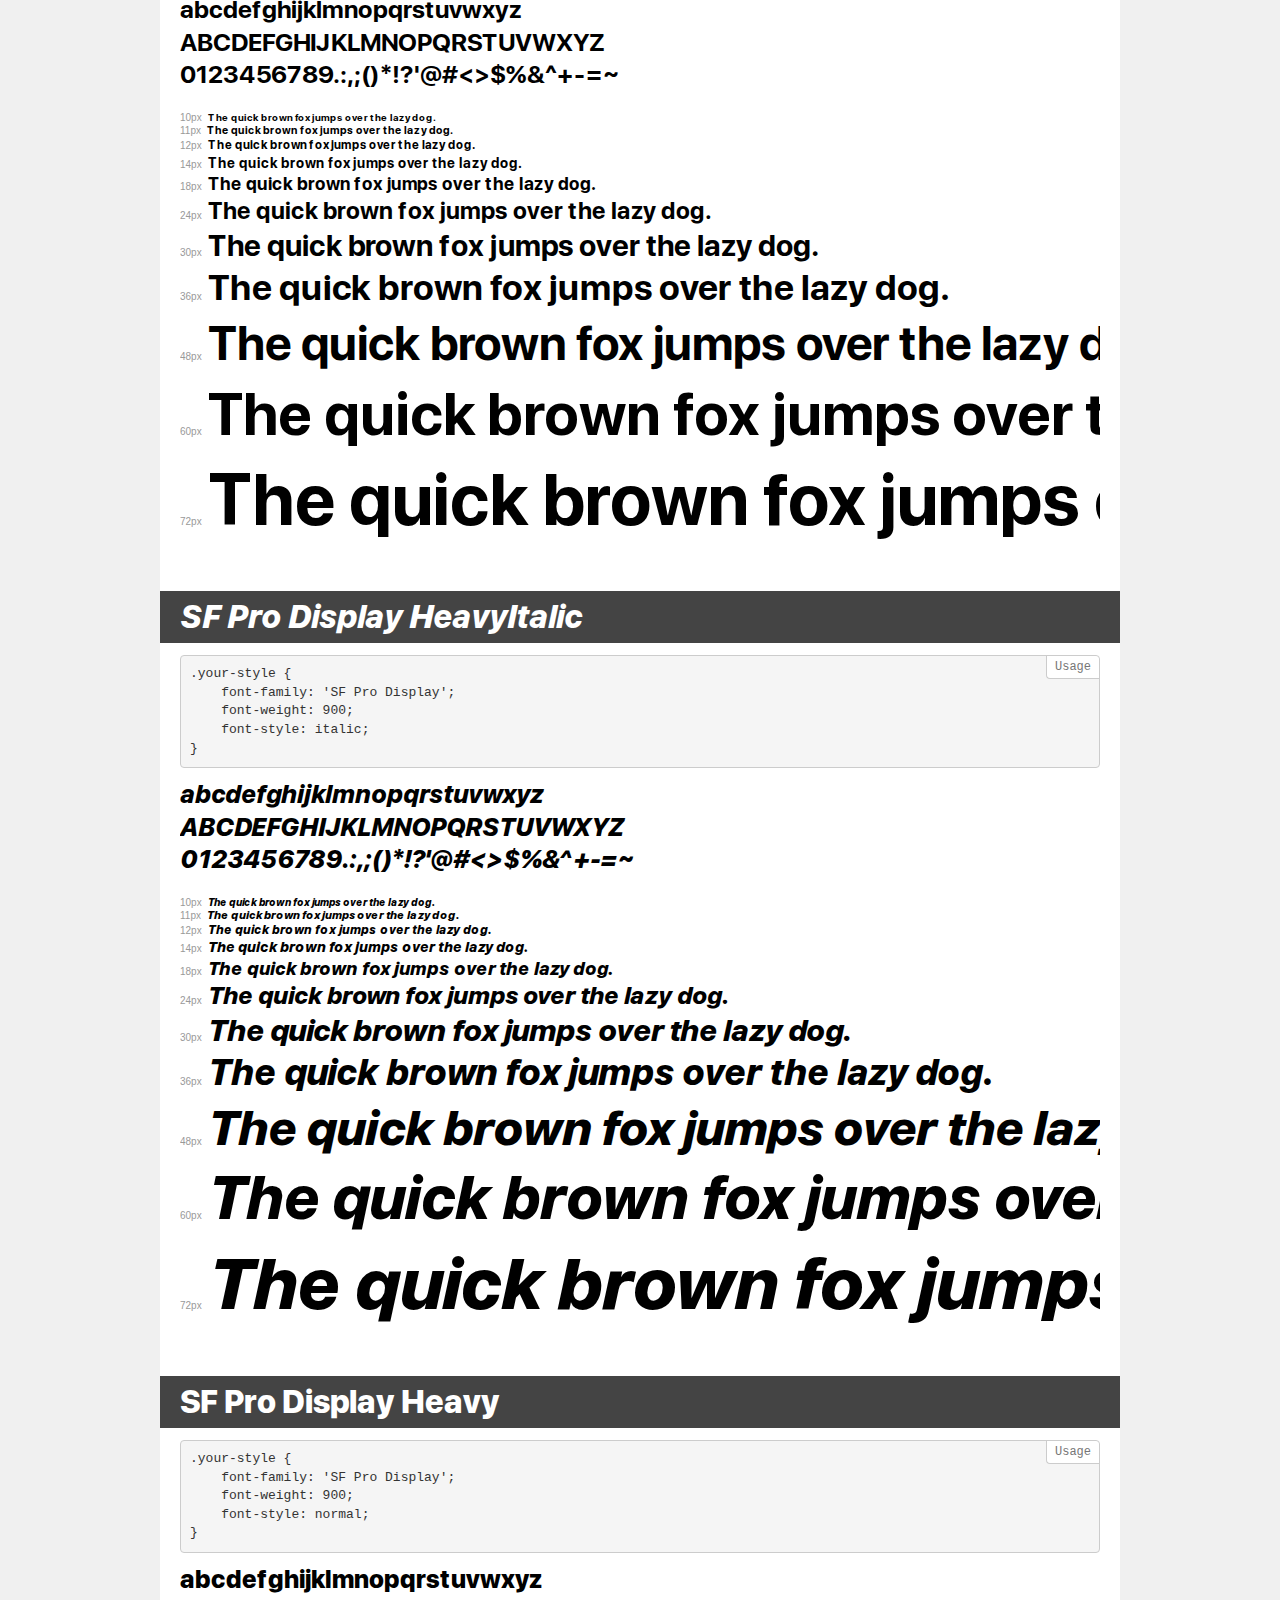
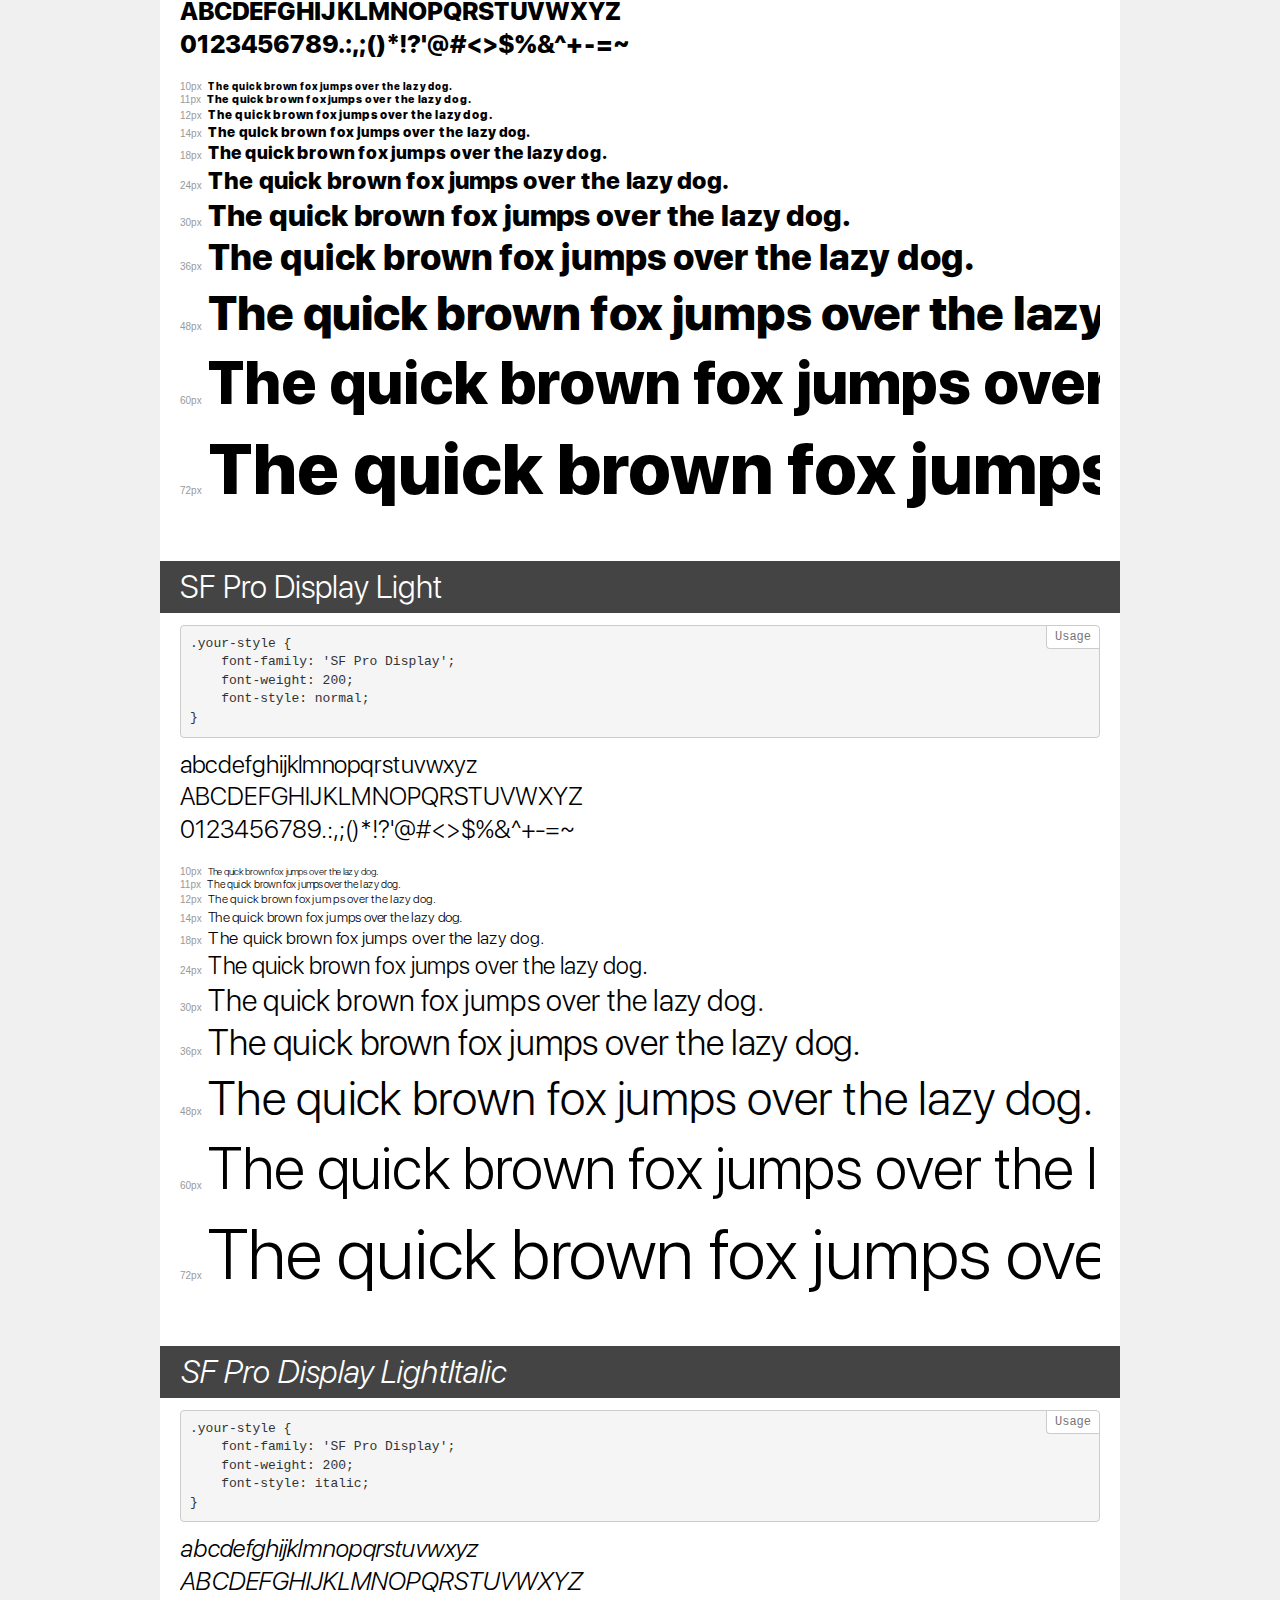
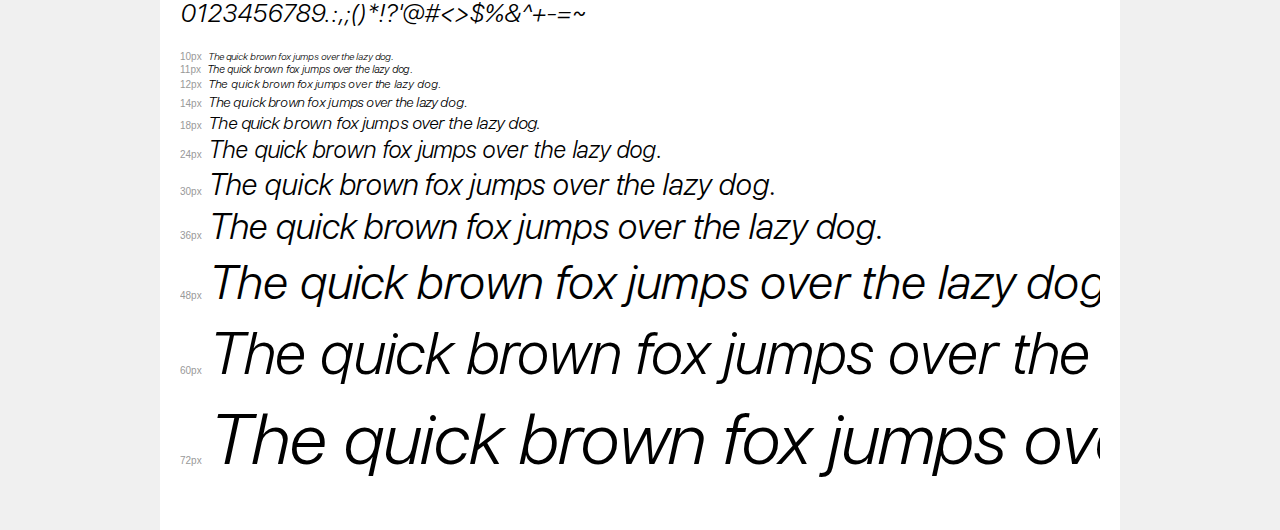
<file: fonts/SFDisplayPro/demo.html>
<!DOCTYPE html>
<html lang="en">
<head>
    <meta charset="utf-8">
    <meta http-equiv="X-UA-Compatible" content="IE=edge">
    <meta name="viewport" content="width=device-width, initial-scale=1">
    <meta name="robots" content="noindex, noarchive">
    <meta name="format-detection" content="telephone=no">
    <title>Transfonter demo</title>
    <link href="stylesheet.css" rel="stylesheet">
    <style>
        /*
        http://meyerweb.com/eric/tools/css/reset/
        v2.0 | 20110126
        License: none (public domain)
        */
        html, body, div, span, applet, object, iframe,
        h1, h2, h3, h4, h5, h6, p, blockquote, pre,
        a, abbr, acronym, address, big, cite, code,
        del, dfn, em, img, ins, kbd, q, s, samp,
        small, strike, strong, sub, sup, tt, var,
        b, u, i, center,
        dl, dt, dd, ol, ul, li,
        fieldset, form, label, legend,
        table, caption, tbody, tfoot, thead, tr, th, td,
        article, aside, canvas, details, embed,
        figure, figcaption, footer, header, hgroup,
        menu, nav, output, ruby, section, summary,
        time, mark, audio, video {
            margin: 0;
            padding: 0;
            border: 0;
            font-size: 100%;
            font: inherit;
            vertical-align: baseline;
        }
        /* HTML5 display-role reset for older browsers */
        article, aside, details, figcaption, figure,
        footer, header, hgroup, menu, nav, section {
            display: block;
        }
        body {
            line-height: 1;
        }
        ol, ul {
            list-style: none;
        }
        blockquote, q {
            quotes: none;
        }
        blockquote:before, blockquote:after,
        q:before, q:after {
            content: '';
            content: none;
        }
        table {
            border-collapse: collapse;
            border-spacing: 0;
        }
        /* demo styles */
        body {
            background: #f0f0f0;
            color: #000;
        }
        .page {
            background: #fff;
            width: 920px;
            margin: 0 auto;
            padding: 20px 20px 0 20px;
            overflow: hidden;
        }
        .font-container {
            overflow-x: auto;
            overflow-y: hidden;
            margin-bottom: 40px;
            line-height: 1.3;
            white-space: nowrap;
            padding-bottom: 5px;
        }
        h1 {
            position: relative;
            background: #444;
            font-size: 32px;
            color: #fff;
            padding: 10px 20px;
            margin: 0 -20px 12px -20px;
        }
        .letters {
            font-size: 25px;
            margin-bottom: 20px;
        }
        .s10:before {
            content: '10px';
        }
        .s11:before {
            content: '11px';
        }
        .s12:before {
            content: '12px';
        }
        .s14:before {
            content: '14px';
        }
        .s18:before {
            content: '18px';
        }
        .s24:before {
            content: '24px';
        }
        .s30:before {
            content: '30px';
        }
        .s36:before {
            content: '36px';
        }
        .s48:before {
            content: '48px';
        }
        .s60:before {
            content: '60px';
        }
        .s72:before {
            content: '72px';
        }
        .s10:before, .s11:before, .s12:before, .s14:before,
        .s18:before, .s24:before, .s30:before, .s36:before,
        .s48:before, .s60:before, .s72:before {
            font-family: Arial, sans-serif;
            font-size: 10px;
            font-weight: normal;
            font-style: normal;
            color: #999;
            padding-right: 6px;
        }
        pre {
            display: block;
            position: relative;
            padding: 9px;
            margin: 0 0 10px;
            font-family: Monaco, Menlo, Consolas, "Courier New", monospace;
            font-size: 13px;
            line-height: 1.428571429;
            color: #333;
            font-weight: normal;
            font-style: normal;
            background-color: #f5f5f5;
            border: 1px solid #ccc;
            overflow-x: auto;
            border-radius: 4px;
        }
        pre:after {
            display: block;
            position: absolute;
            right: 0;
            top: 0;
            content: 'Usage';
            line-height: 1;
            padding: 5px 8px;
            font-size: 12px;
            color: #767676;
            background-color: #fff;
            border: 1px solid #ccc;
            border-right: none;
            border-top: none;
            border-radius: 0 4px 0 4px;
            z-index: 10;
        }
        /* responsive */
        @media (max-width: 959px) {
            .page {
                width: auto;
                margin: 0;
            }
        }
    </style>
</head>
<body>
<div class="page">
    <div class="demo">
        <h1 style="font-family: 'HLT AphroditeSlimPro'; font-weight: normal; font-style: normal;">HLT AphroditeSlimPro</h1>
        <pre>.your-style {
    font-family: 'HLT AphroditeSlimPro';
    font-weight: normal;
    font-style: normal;
}</pre>
        <div class="font-container" style="font-family: 'HLT AphroditeSlimPro'; font-weight: normal; font-style: normal;">
            <p class="letters">
                abcdefghijklmnopqrstuvwxyz<br>
ABCDEFGHIJKLMNOPQRSTUVWXYZ<br>
                0123456789.:,;()*!?'@#<>$%&^+-=~
            </p>
            <p class="s10" style="font-size: 10px;">The quick brown fox jumps over the lazy dog.</p>
            <p class="s11" style="font-size: 11px;">The quick brown fox jumps over the lazy dog.</p>
            <p class="s12" style="font-size: 12px;">The quick brown fox jumps over the lazy dog.</p>
            <p class="s14" style="font-size: 14px;">The quick brown fox jumps over the lazy dog.</p>
            <p class="s18" style="font-size: 18px;">The quick brown fox jumps over the lazy dog.</p>
            <p class="s24" style="font-size: 24px;">The quick brown fox jumps over the lazy dog.</p>
            <p class="s30" style="font-size: 30px;">The quick brown fox jumps over the lazy dog.</p>
            <p class="s36" style="font-size: 36px;">The quick brown fox jumps over the lazy dog.</p>
            <p class="s48" style="font-size: 48px;">The quick brown fox jumps over the lazy dog.</p>
            <p class="s60" style="font-size: 60px;">The quick brown fox jumps over the lazy dog.</p>
            <p class="s72" style="font-size: 72px;">The quick brown fox jumps over the lazy dog.</p>
        </div>
    </div>
    <div class="demo">
        <h1 style="font-family: 'SF Pro Display'; font-weight: 500; font-style: italic;">SF Pro Display MediumItalic</h1>
        <pre>.your-style {
    font-family: 'SF Pro Display';
    font-weight: 500;
    font-style: italic;
}</pre>
        <div class="font-container" style="font-family: 'SF Pro Display'; font-weight: 500; font-style: italic;">
            <p class="letters">
                abcdefghijklmnopqrstuvwxyz<br>
ABCDEFGHIJKLMNOPQRSTUVWXYZ<br>
                0123456789.:,;()*!?'@#<>$%&^+-=~
            </p>
            <p class="s10" style="font-size: 10px;">The quick brown fox jumps over the lazy dog.</p>
            <p class="s11" style="font-size: 11px;">The quick brown fox jumps over the lazy dog.</p>
            <p class="s12" style="font-size: 12px;">The quick brown fox jumps over the lazy dog.</p>
            <p class="s14" style="font-size: 14px;">The quick brown fox jumps over the lazy dog.</p>
            <p class="s18" style="font-size: 18px;">The quick brown fox jumps over the lazy dog.</p>
            <p class="s24" style="font-size: 24px;">The quick brown fox jumps over the lazy dog.</p>
            <p class="s30" style="font-size: 30px;">The quick brown fox jumps over the lazy dog.</p>
            <p class="s36" style="font-size: 36px;">The quick brown fox jumps over the lazy dog.</p>
            <p class="s48" style="font-size: 48px;">The quick brown fox jumps over the lazy dog.</p>
            <p class="s60" style="font-size: 60px;">The quick brown fox jumps over the lazy dog.</p>
            <p class="s72" style="font-size: 72px;">The quick brown fox jumps over the lazy dog.</p>
        </div>
    </div>
    <div class="demo">
        <h1 style="font-family: 'SF Pro Display'; font-weight: normal; font-style: normal;">SF Pro Display Regular</h1>
        <pre>.your-style {
    font-family: 'SF Pro Display';
    font-weight: normal;
    font-style: normal;
}</pre>
        <div class="font-container" style="font-family: 'SF Pro Display'; font-weight: normal; font-style: normal;">
            <p class="letters">
                abcdefghijklmnopqrstuvwxyz<br>
ABCDEFGHIJKLMNOPQRSTUVWXYZ<br>
                0123456789.:,;()*!?'@#<>$%&^+-=~
            </p>
            <p class="s10" style="font-size: 10px;">The quick brown fox jumps over the lazy dog.</p>
            <p class="s11" style="font-size: 11px;">The quick brown fox jumps over the lazy dog.</p>
            <p class="s12" style="font-size: 12px;">The quick brown fox jumps over the lazy dog.</p>
            <p class="s14" style="font-size: 14px;">The quick brown fox jumps over the lazy dog.</p>
            <p class="s18" style="font-size: 18px;">The quick brown fox jumps over the lazy dog.</p>
            <p class="s24" style="font-size: 24px;">The quick brown fox jumps over the lazy dog.</p>
            <p class="s30" style="font-size: 30px;">The quick brown fox jumps over the lazy dog.</p>
            <p class="s36" style="font-size: 36px;">The quick brown fox jumps over the lazy dog.</p>
            <p class="s48" style="font-size: 48px;">The quick brown fox jumps over the lazy dog.</p>
            <p class="s60" style="font-size: 60px;">The quick brown fox jumps over the lazy dog.</p>
            <p class="s72" style="font-size: 72px;">The quick brown fox jumps over the lazy dog.</p>
        </div>
    </div>
    <div class="demo">
        <h1 style="font-family: 'SF Pro Display'; font-weight: normal; font-style: italic;">SF Pro Display Regular Italic</h1>
        <pre>.your-style {
    font-family: 'SF Pro Display';
    font-weight: normal;
    font-style: italic;
}</pre>
        <div class="font-container" style="font-family: 'SF Pro Display'; font-weight: normal; font-style: italic;">
            <p class="letters">
                abcdefghijklmnopqrstuvwxyz<br>
ABCDEFGHIJKLMNOPQRSTUVWXYZ<br>
                0123456789.:,;()*!?'@#<>$%&^+-=~
            </p>
            <p class="s10" style="font-size: 10px;">The quick brown fox jumps over the lazy dog.</p>
            <p class="s11" style="font-size: 11px;">The quick brown fox jumps over the lazy dog.</p>
            <p class="s12" style="font-size: 12px;">The quick brown fox jumps over the lazy dog.</p>
            <p class="s14" style="font-size: 14px;">The quick brown fox jumps over the lazy dog.</p>
            <p class="s18" style="font-size: 18px;">The quick brown fox jumps over the lazy dog.</p>
            <p class="s24" style="font-size: 24px;">The quick brown fox jumps over the lazy dog.</p>
            <p class="s30" style="font-size: 30px;">The quick brown fox jumps over the lazy dog.</p>
            <p class="s36" style="font-size: 36px;">The quick brown fox jumps over the lazy dog.</p>
            <p class="s48" style="font-size: 48px;">The quick brown fox jumps over the lazy dog.</p>
            <p class="s60" style="font-size: 60px;">The quick brown fox jumps over the lazy dog.</p>
            <p class="s72" style="font-size: 72px;">The quick brown fox jumps over the lazy dog.</p>
        </div>
    </div>
    <div class="demo">
        <h1 style="font-family: 'SF Pro Display'; font-weight: 500; font-style: normal;">SF Pro Display Medium</h1>
        <pre>.your-style {
    font-family: 'SF Pro Display';
    font-weight: 500;
    font-style: normal;
}</pre>
        <div class="font-container" style="font-family: 'SF Pro Display'; font-weight: 500; font-style: normal;">
            <p class="letters">
                abcdefghijklmnopqrstuvwxyz<br>
ABCDEFGHIJKLMNOPQRSTUVWXYZ<br>
                0123456789.:,;()*!?'@#<>$%&^+-=~
            </p>
            <p class="s10" style="font-size: 10px;">The quick brown fox jumps over the lazy dog.</p>
            <p class="s11" style="font-size: 11px;">The quick brown fox jumps over the lazy dog.</p>
            <p class="s12" style="font-size: 12px;">The quick brown fox jumps over the lazy dog.</p>
            <p class="s14" style="font-size: 14px;">The quick brown fox jumps over the lazy dog.</p>
            <p class="s18" style="font-size: 18px;">The quick brown fox jumps over the lazy dog.</p>
            <p class="s24" style="font-size: 24px;">The quick brown fox jumps over the lazy dog.</p>
            <p class="s30" style="font-size: 30px;">The quick brown fox jumps over the lazy dog.</p>
            <p class="s36" style="font-size: 36px;">The quick brown fox jumps over the lazy dog.</p>
            <p class="s48" style="font-size: 48px;">The quick brown fox jumps over the lazy dog.</p>
            <p class="s60" style="font-size: 60px;">The quick brown fox jumps over the lazy dog.</p>
            <p class="s72" style="font-size: 72px;">The quick brown fox jumps over the lazy dog.</p>
        </div>
    </div>
    <div class="demo">
        <h1 style="font-family: 'SF Pro Display'; font-weight: 600; font-style: normal;">SF Pro Display Semibold</h1>
        <pre>.your-style {
    font-family: 'SF Pro Display';
    font-weight: 600;
    font-style: normal;
}</pre>
        <div class="font-container" style="font-family: 'SF Pro Display'; font-weight: 600; font-style: normal;">
            <p class="letters">
                abcdefghijklmnopqrstuvwxyz<br>
ABCDEFGHIJKLMNOPQRSTUVWXYZ<br>
                0123456789.:,;()*!?'@#<>$%&^+-=~
            </p>
            <p class="s10" style="font-size: 10px;">The quick brown fox jumps over the lazy dog.</p>
            <p class="s11" style="font-size: 11px;">The quick brown fox jumps over the lazy dog.</p>
            <p class="s12" style="font-size: 12px;">The quick brown fox jumps over the lazy dog.</p>
            <p class="s14" style="font-size: 14px;">The quick brown fox jumps over the lazy dog.</p>
            <p class="s18" style="font-size: 18px;">The quick brown fox jumps over the lazy dog.</p>
            <p class="s24" style="font-size: 24px;">The quick brown fox jumps over the lazy dog.</p>
            <p class="s30" style="font-size: 30px;">The quick brown fox jumps over the lazy dog.</p>
            <p class="s36" style="font-size: 36px;">The quick brown fox jumps over the lazy dog.</p>
            <p class="s48" style="font-size: 48px;">The quick brown fox jumps over the lazy dog.</p>
            <p class="s60" style="font-size: 60px;">The quick brown fox jumps over the lazy dog.</p>
            <p class="s72" style="font-size: 72px;">The quick brown fox jumps over the lazy dog.</p>
        </div>
    </div>
    <div class="demo">
        <h1 style="font-family: 'SF Pro Display'; font-weight: 600; font-style: italic;">SF Pro Display SemiboldItalic</h1>
        <pre>.your-style {
    font-family: 'SF Pro Display';
    font-weight: 600;
    font-style: italic;
}</pre>
        <div class="font-container" style="font-family: 'SF Pro Display'; font-weight: 600; font-style: italic;">
            <p class="letters">
                abcdefghijklmnopqrstuvwxyz<br>
ABCDEFGHIJKLMNOPQRSTUVWXYZ<br>
                0123456789.:,;()*!?'@#<>$%&^+-=~
            </p>
            <p class="s10" style="font-size: 10px;">The quick brown fox jumps over the lazy dog.</p>
            <p class="s11" style="font-size: 11px;">The quick brown fox jumps over the lazy dog.</p>
            <p class="s12" style="font-size: 12px;">The quick brown fox jumps over the lazy dog.</p>
            <p class="s14" style="font-size: 14px;">The quick brown fox jumps over the lazy dog.</p>
            <p class="s18" style="font-size: 18px;">The quick brown fox jumps over the lazy dog.</p>
            <p class="s24" style="font-size: 24px;">The quick brown fox jumps over the lazy dog.</p>
            <p class="s30" style="font-size: 30px;">The quick brown fox jumps over the lazy dog.</p>
            <p class="s36" style="font-size: 36px;">The quick brown fox jumps over the lazy dog.</p>
            <p class="s48" style="font-size: 48px;">The quick brown fox jumps over the lazy dog.</p>
            <p class="s60" style="font-size: 60px;">The quick brown fox jumps over the lazy dog.</p>
            <p class="s72" style="font-size: 72px;">The quick brown fox jumps over the lazy dog.</p>
        </div>
    </div>
    <div class="demo">
        <h1 style="font-family: 'SF Pro Display'; font-weight: 200; font-style: normal;">SF Pro Display Ultralight</h1>
        <pre>.your-style {
    font-family: 'SF Pro Display';
    font-weight: 200;
    font-style: normal;
}</pre>
        <div class="font-container" style="font-family: 'SF Pro Display'; font-weight: 200; font-style: normal;">
            <p class="letters">
                abcdefghijklmnopqrstuvwxyz<br>
ABCDEFGHIJKLMNOPQRSTUVWXYZ<br>
                0123456789.:,;()*!?'@#<>$%&^+-=~
            </p>
            <p class="s10" style="font-size: 10px;">The quick brown fox jumps over the lazy dog.</p>
            <p class="s11" style="font-size: 11px;">The quick brown fox jumps over the lazy dog.</p>
            <p class="s12" style="font-size: 12px;">The quick brown fox jumps over the lazy dog.</p>
            <p class="s14" style="font-size: 14px;">The quick brown fox jumps over the lazy dog.</p>
            <p class="s18" style="font-size: 18px;">The quick brown fox jumps over the lazy dog.</p>
            <p class="s24" style="font-size: 24px;">The quick brown fox jumps over the lazy dog.</p>
            <p class="s30" style="font-size: 30px;">The quick brown fox jumps over the lazy dog.</p>
            <p class="s36" style="font-size: 36px;">The quick brown fox jumps over the lazy dog.</p>
            <p class="s48" style="font-size: 48px;">The quick brown fox jumps over the lazy dog.</p>
            <p class="s60" style="font-size: 60px;">The quick brown fox jumps over the lazy dog.</p>
            <p class="s72" style="font-size: 72px;">The quick brown fox jumps over the lazy dog.</p>
        </div>
    </div>
    <div class="demo">
        <h1 style="font-family: 'SF Pro Display'; font-weight: 100; font-style: normal;">SF Pro Display Thin</h1>
        <pre>.your-style {
    font-family: 'SF Pro Display';
    font-weight: 100;
    font-style: normal;
}</pre>
        <div class="font-container" style="font-family: 'SF Pro Display'; font-weight: 100; font-style: normal;">
            <p class="letters">
                abcdefghijklmnopqrstuvwxyz<br>
ABCDEFGHIJKLMNOPQRSTUVWXYZ<br>
                0123456789.:,;()*!?'@#<>$%&^+-=~
            </p>
            <p class="s10" style="font-size: 10px;">The quick brown fox jumps over the lazy dog.</p>
            <p class="s11" style="font-size: 11px;">The quick brown fox jumps over the lazy dog.</p>
            <p class="s12" style="font-size: 12px;">The quick brown fox jumps over the lazy dog.</p>
            <p class="s14" style="font-size: 14px;">The quick brown fox jumps over the lazy dog.</p>
            <p class="s18" style="font-size: 18px;">The quick brown fox jumps over the lazy dog.</p>
            <p class="s24" style="font-size: 24px;">The quick brown fox jumps over the lazy dog.</p>
            <p class="s30" style="font-size: 30px;">The quick brown fox jumps over the lazy dog.</p>
            <p class="s36" style="font-size: 36px;">The quick brown fox jumps over the lazy dog.</p>
            <p class="s48" style="font-size: 48px;">The quick brown fox jumps over the lazy dog.</p>
            <p class="s60" style="font-size: 60px;">The quick brown fox jumps over the lazy dog.</p>
            <p class="s72" style="font-size: 72px;">The quick brown fox jumps over the lazy dog.</p>
        </div>
    </div>
    <div class="demo">
        <h1 style="font-family: 'SF Pro Display'; font-weight: 100; font-style: italic;">SF Pro Display ThinItalic</h1>
        <pre>.your-style {
    font-family: 'SF Pro Display';
    font-weight: 100;
    font-style: italic;
}</pre>
        <div class="font-container" style="font-family: 'SF Pro Display'; font-weight: 100; font-style: italic;">
            <p class="letters">
                abcdefghijklmnopqrstuvwxyz<br>
ABCDEFGHIJKLMNOPQRSTUVWXYZ<br>
                0123456789.:,;()*!?'@#<>$%&^+-=~
            </p>
            <p class="s10" style="font-size: 10px;">The quick brown fox jumps over the lazy dog.</p>
            <p class="s11" style="font-size: 11px;">The quick brown fox jumps over the lazy dog.</p>
            <p class="s12" style="font-size: 12px;">The quick brown fox jumps over the lazy dog.</p>
            <p class="s14" style="font-size: 14px;">The quick brown fox jumps over the lazy dog.</p>
            <p class="s18" style="font-size: 18px;">The quick brown fox jumps over the lazy dog.</p>
            <p class="s24" style="font-size: 24px;">The quick brown fox jumps over the lazy dog.</p>
            <p class="s30" style="font-size: 30px;">The quick brown fox jumps over the lazy dog.</p>
            <p class="s36" style="font-size: 36px;">The quick brown fox jumps over the lazy dog.</p>
            <p class="s48" style="font-size: 48px;">The quick brown fox jumps over the lazy dog.</p>
            <p class="s60" style="font-size: 60px;">The quick brown fox jumps over the lazy dog.</p>
            <p class="s72" style="font-size: 72px;">The quick brown fox jumps over the lazy dog.</p>
        </div>
    </div>
    <div class="demo">
        <h1 style="font-family: 'SF Pro Display'; font-weight: 200; font-style: italic;">SF Pro Display UltralightItalic</h1>
        <pre>.your-style {
    font-family: 'SF Pro Display';
    font-weight: 200;
    font-style: italic;
}</pre>
        <div class="font-container" style="font-family: 'SF Pro Display'; font-weight: 200; font-style: italic;">
            <p class="letters">
                abcdefghijklmnopqrstuvwxyz<br>
ABCDEFGHIJKLMNOPQRSTUVWXYZ<br>
                0123456789.:,;()*!?'@#<>$%&^+-=~
            </p>
            <p class="s10" style="font-size: 10px;">The quick brown fox jumps over the lazy dog.</p>
            <p class="s11" style="font-size: 11px;">The quick brown fox jumps over the lazy dog.</p>
            <p class="s12" style="font-size: 12px;">The quick brown fox jumps over the lazy dog.</p>
            <p class="s14" style="font-size: 14px;">The quick brown fox jumps over the lazy dog.</p>
            <p class="s18" style="font-size: 18px;">The quick brown fox jumps over the lazy dog.</p>
            <p class="s24" style="font-size: 24px;">The quick brown fox jumps over the lazy dog.</p>
            <p class="s30" style="font-size: 30px;">The quick brown fox jumps over the lazy dog.</p>
            <p class="s36" style="font-size: 36px;">The quick brown fox jumps over the lazy dog.</p>
            <p class="s48" style="font-size: 48px;">The quick brown fox jumps over the lazy dog.</p>
            <p class="s60" style="font-size: 60px;">The quick brown fox jumps over the lazy dog.</p>
            <p class="s72" style="font-size: 72px;">The quick brown fox jumps over the lazy dog.</p>
        </div>
    </div>
    <div class="demo">
        <h1 style="font-family: 'SF Pro Display'; font-weight: 900; font-style: normal;">SF Pro Display Black</h1>
        <pre>.your-style {
    font-family: 'SF Pro Display';
    font-weight: 900;
    font-style: normal;
}</pre>
        <div class="font-container" style="font-family: 'SF Pro Display'; font-weight: 900; font-style: normal;">
            <p class="letters">
                abcdefghijklmnopqrstuvwxyz<br>
ABCDEFGHIJKLMNOPQRSTUVWXYZ<br>
                0123456789.:,;()*!?'@#<>$%&^+-=~
            </p>
            <p class="s10" style="font-size: 10px;">The quick brown fox jumps over the lazy dog.</p>
            <p class="s11" style="font-size: 11px;">The quick brown fox jumps over the lazy dog.</p>
            <p class="s12" style="font-size: 12px;">The quick brown fox jumps over the lazy dog.</p>
            <p class="s14" style="font-size: 14px;">The quick brown fox jumps over the lazy dog.</p>
            <p class="s18" style="font-size: 18px;">The quick brown fox jumps over the lazy dog.</p>
            <p class="s24" style="font-size: 24px;">The quick brown fox jumps over the lazy dog.</p>
            <p class="s30" style="font-size: 30px;">The quick brown fox jumps over the lazy dog.</p>
            <p class="s36" style="font-size: 36px;">The quick brown fox jumps over the lazy dog.</p>
            <p class="s48" style="font-size: 48px;">The quick brown fox jumps over the lazy dog.</p>
            <p class="s60" style="font-size: 60px;">The quick brown fox jumps over the lazy dog.</p>
            <p class="s72" style="font-size: 72px;">The quick brown fox jumps over the lazy dog.</p>
        </div>
    </div>
    <div class="demo">
        <h1 style="font-family: 'SF Pro Display'; font-weight: 900; font-style: italic;">SF Pro Display Black Italic</h1>
        <pre>.your-style {
    font-family: 'SF Pro Display';
    font-weight: 900;
    font-style: italic;
}</pre>
        <div class="font-container" style="font-family: 'SF Pro Display'; font-weight: 900; font-style: italic;">
            <p class="letters">
                abcdefghijklmnopqrstuvwxyz<br>
ABCDEFGHIJKLMNOPQRSTUVWXYZ<br>
                0123456789.:,;()*!?'@#<>$%&^+-=~
            </p>
            <p class="s10" style="font-size: 10px;">The quick brown fox jumps over the lazy dog.</p>
            <p class="s11" style="font-size: 11px;">The quick brown fox jumps over the lazy dog.</p>
            <p class="s12" style="font-size: 12px;">The quick brown fox jumps over the lazy dog.</p>
            <p class="s14" style="font-size: 14px;">The quick brown fox jumps over the lazy dog.</p>
            <p class="s18" style="font-size: 18px;">The quick brown fox jumps over the lazy dog.</p>
            <p class="s24" style="font-size: 24px;">The quick brown fox jumps over the lazy dog.</p>
            <p class="s30" style="font-size: 30px;">The quick brown fox jumps over the lazy dog.</p>
            <p class="s36" style="font-size: 36px;">The quick brown fox jumps over the lazy dog.</p>
            <p class="s48" style="font-size: 48px;">The quick brown fox jumps over the lazy dog.</p>
            <p class="s60" style="font-size: 60px;">The quick brown fox jumps over the lazy dog.</p>
            <p class="s72" style="font-size: 72px;">The quick brown fox jumps over the lazy dog.</p>
        </div>
    </div>
    <div class="demo">
        <h1 style="font-family: 'SF Pro Display'; font-weight: bold; font-style: italic;">SF Pro Display BoldItalic</h1>
        <pre>.your-style {
    font-family: 'SF Pro Display';
    font-weight: bold;
    font-style: italic;
}</pre>
        <div class="font-container" style="font-family: 'SF Pro Display'; font-weight: bold; font-style: italic;">
            <p class="letters">
                abcdefghijklmnopqrstuvwxyz<br>
ABCDEFGHIJKLMNOPQRSTUVWXYZ<br>
                0123456789.:,;()*!?'@#<>$%&^+-=~
            </p>
            <p class="s10" style="font-size: 10px;">The quick brown fox jumps over the lazy dog.</p>
            <p class="s11" style="font-size: 11px;">The quick brown fox jumps over the lazy dog.</p>
            <p class="s12" style="font-size: 12px;">The quick brown fox jumps over the lazy dog.</p>
            <p class="s14" style="font-size: 14px;">The quick brown fox jumps over the lazy dog.</p>
            <p class="s18" style="font-size: 18px;">The quick brown fox jumps over the lazy dog.</p>
            <p class="s24" style="font-size: 24px;">The quick brown fox jumps over the lazy dog.</p>
            <p class="s30" style="font-size: 30px;">The quick brown fox jumps over the lazy dog.</p>
            <p class="s36" style="font-size: 36px;">The quick brown fox jumps over the lazy dog.</p>
            <p class="s48" style="font-size: 48px;">The quick brown fox jumps over the lazy dog.</p>
            <p class="s60" style="font-size: 60px;">The quick brown fox jumps over the lazy dog.</p>
            <p class="s72" style="font-size: 72px;">The quick brown fox jumps over the lazy dog.</p>
        </div>
    </div>
    <div class="demo">
        <h1 style="font-family: 'SF Pro Display'; font-weight: bold; font-style: normal;">SF Pro Display Bold</h1>
        <pre>.your-style {
    font-family: 'SF Pro Display';
    font-weight: bold;
    font-style: normal;
}</pre>
        <div class="font-container" style="font-family: 'SF Pro Display'; font-weight: bold; font-style: normal;">
            <p class="letters">
                abcdefghijklmnopqrstuvwxyz<br>
ABCDEFGHIJKLMNOPQRSTUVWXYZ<br>
                0123456789.:,;()*!?'@#<>$%&^+-=~
            </p>
            <p class="s10" style="font-size: 10px;">The quick brown fox jumps over the lazy dog.</p>
            <p class="s11" style="font-size: 11px;">The quick brown fox jumps over the lazy dog.</p>
            <p class="s12" style="font-size: 12px;">The quick brown fox jumps over the lazy dog.</p>
            <p class="s14" style="font-size: 14px;">The quick brown fox jumps over the lazy dog.</p>
            <p class="s18" style="font-size: 18px;">The quick brown fox jumps over the lazy dog.</p>
            <p class="s24" style="font-size: 24px;">The quick brown fox jumps over the lazy dog.</p>
            <p class="s30" style="font-size: 30px;">The quick brown fox jumps over the lazy dog.</p>
            <p class="s36" style="font-size: 36px;">The quick brown fox jumps over the lazy dog.</p>
            <p class="s48" style="font-size: 48px;">The quick brown fox jumps over the lazy dog.</p>
            <p class="s60" style="font-size: 60px;">The quick brown fox jumps over the lazy dog.</p>
            <p class="s72" style="font-size: 72px;">The quick brown fox jumps over the lazy dog.</p>
        </div>
    </div>
    <div class="demo">
        <h1 style="font-family: 'SF Pro Display'; font-weight: 900; font-style: italic;">SF Pro Display HeavyItalic</h1>
        <pre>.your-style {
    font-family: 'SF Pro Display';
    font-weight: 900;
    font-style: italic;
}</pre>
        <div class="font-container" style="font-family: 'SF Pro Display'; font-weight: 900; font-style: italic;">
            <p class="letters">
                abcdefghijklmnopqrstuvwxyz<br>
ABCDEFGHIJKLMNOPQRSTUVWXYZ<br>
                0123456789.:,;()*!?'@#<>$%&^+-=~
            </p>
            <p class="s10" style="font-size: 10px;">The quick brown fox jumps over the lazy dog.</p>
            <p class="s11" style="font-size: 11px;">The quick brown fox jumps over the lazy dog.</p>
            <p class="s12" style="font-size: 12px;">The quick brown fox jumps over the lazy dog.</p>
            <p class="s14" style="font-size: 14px;">The quick brown fox jumps over the lazy dog.</p>
            <p class="s18" style="font-size: 18px;">The quick brown fox jumps over the lazy dog.</p>
            <p class="s24" style="font-size: 24px;">The quick brown fox jumps over the lazy dog.</p>
            <p class="s30" style="font-size: 30px;">The quick brown fox jumps over the lazy dog.</p>
            <p class="s36" style="font-size: 36px;">The quick brown fox jumps over the lazy dog.</p>
            <p class="s48" style="font-size: 48px;">The quick brown fox jumps over the lazy dog.</p>
            <p class="s60" style="font-size: 60px;">The quick brown fox jumps over the lazy dog.</p>
            <p class="s72" style="font-size: 72px;">The quick brown fox jumps over the lazy dog.</p>
        </div>
    </div>
    <div class="demo">
        <h1 style="font-family: 'SF Pro Display'; font-weight: 900; font-style: normal;">SF Pro Display Heavy</h1>
        <pre>.your-style {
    font-family: 'SF Pro Display';
    font-weight: 900;
    font-style: normal;
}</pre>
        <div class="font-container" style="font-family: 'SF Pro Display'; font-weight: 900; font-style: normal;">
            <p class="letters">
                abcdefghijklmnopqrstuvwxyz<br>
ABCDEFGHIJKLMNOPQRSTUVWXYZ<br>
                0123456789.:,;()*!?'@#<>$%&^+-=~
            </p>
            <p class="s10" style="font-size: 10px;">The quick brown fox jumps over the lazy dog.</p>
            <p class="s11" style="font-size: 11px;">The quick brown fox jumps over the lazy dog.</p>
            <p class="s12" style="font-size: 12px;">The quick brown fox jumps over the lazy dog.</p>
            <p class="s14" style="font-size: 14px;">The quick brown fox jumps over the lazy dog.</p>
            <p class="s18" style="font-size: 18px;">The quick brown fox jumps over the lazy dog.</p>
            <p class="s24" style="font-size: 24px;">The quick brown fox jumps over the lazy dog.</p>
            <p class="s30" style="font-size: 30px;">The quick brown fox jumps over the lazy dog.</p>
            <p class="s36" style="font-size: 36px;">The quick brown fox jumps over the lazy dog.</p>
            <p class="s48" style="font-size: 48px;">The quick brown fox jumps over the lazy dog.</p>
            <p class="s60" style="font-size: 60px;">The quick brown fox jumps over the lazy dog.</p>
            <p class="s72" style="font-size: 72px;">The quick brown fox jumps over the lazy dog.</p>
        </div>
    </div>
    <div class="demo">
        <h1 style="font-family: 'SF Pro Display'; font-weight: 200; font-style: normal;">SF Pro Display Light</h1>
        <pre>.your-style {
    font-family: 'SF Pro Display';
    font-weight: 200;
    font-style: normal;
}</pre>
        <div class="font-container" style="font-family: 'SF Pro Display'; font-weight: 200; font-style: normal;">
            <p class="letters">
                abcdefghijklmnopqrstuvwxyz<br>
ABCDEFGHIJKLMNOPQRSTUVWXYZ<br>
                0123456789.:,;()*!?'@#<>$%&^+-=~
            </p>
            <p class="s10" style="font-size: 10px;">The quick brown fox jumps over the lazy dog.</p>
            <p class="s11" style="font-size: 11px;">The quick brown fox jumps over the lazy dog.</p>
            <p class="s12" style="font-size: 12px;">The quick brown fox jumps over the lazy dog.</p>
            <p class="s14" style="font-size: 14px;">The quick brown fox jumps over the lazy dog.</p>
            <p class="s18" style="font-size: 18px;">The quick brown fox jumps over the lazy dog.</p>
            <p class="s24" style="font-size: 24px;">The quick brown fox jumps over the lazy dog.</p>
            <p class="s30" style="font-size: 30px;">The quick brown fox jumps over the lazy dog.</p>
            <p class="s36" style="font-size: 36px;">The quick brown fox jumps over the lazy dog.</p>
            <p class="s48" style="font-size: 48px;">The quick brown fox jumps over the lazy dog.</p>
            <p class="s60" style="font-size: 60px;">The quick brown fox jumps over the lazy dog.</p>
            <p class="s72" style="font-size: 72px;">The quick brown fox jumps over the lazy dog.</p>
        </div>
    </div>
    <div class="demo">
        <h1 style="font-family: 'SF Pro Display'; font-weight: 200; font-style: italic;">SF Pro Display LightItalic</h1>
        <pre>.your-style {
    font-family: 'SF Pro Display';
    font-weight: 200;
    font-style: italic;
}</pre>
        <div class="font-container" style="font-family: 'SF Pro Display'; font-weight: 200; font-style: italic;">
            <p class="letters">
                abcdefghijklmnopqrstuvwxyz<br>
ABCDEFGHIJKLMNOPQRSTUVWXYZ<br>
                0123456789.:,;()*!?'@#<>$%&^+-=~
            </p>
            <p class="s10" style="font-size: 10px;">The quick brown fox jumps over the lazy dog.</p>
            <p class="s11" style="font-size: 11px;">The quick brown fox jumps over the lazy dog.</p>
            <p class="s12" style="font-size: 12px;">The quick brown fox jumps over the lazy dog.</p>
            <p class="s14" style="font-size: 14px;">The quick brown fox jumps over the lazy dog.</p>
            <p class="s18" style="font-size: 18px;">The quick brown fox jumps over the lazy dog.</p>
            <p class="s24" style="font-size: 24px;">The quick brown fox jumps over the lazy dog.</p>
            <p class="s30" style="font-size: 30px;">The quick brown fox jumps over the lazy dog.</p>
            <p class="s36" style="font-size: 36px;">The quick brown fox jumps over the lazy dog.</p>
            <p class="s48" style="font-size: 48px;">The quick brown fox jumps over the lazy dog.</p>
            <p class="s60" style="font-size: 60px;">The quick brown fox jumps over the lazy dog.</p>
            <p class="s72" style="font-size: 72px;">The quick brown fox jumps over the lazy dog.</p>
        </div>
    </div>
</div>
</body>
</html>
</file>
<file: css/styles.css>
@charset "UTF-8";
/* FONTS */
@import url('../fonts/HelveticaNeue/stylesheet.css');
@import url('../fonts/Gilroy/stylesheet.css');
@import url('../fonts/GoodTimes/stylesheet.css');
@import url('../fonts/AphroditeSlimPro/stylesheet.css');
@import url('../fonts/SFDisplayPro/stylesheet.css');
/* LIBRARIES */
@import url('../js/Font-awesome-4.7.0/css/font-awesome.min.css');
@import url('../js/swiper-5.4.3/package/css/swiper.min.css');
@import url('../js/Magnific-Popup-master/magnific-popup.css');
@import url('../js/flatpickr/flatpickr.min.css');
/* Core variables and mixins */
/* http://meyerweb.com/eric/tools/css/reset/ 
   v2.0 | 20110126
   License: none (public domain)
*/
html,
body,
div,
span,
applet,
object,
iframe,
h1,
h2,
h3,
h4,
h5,
h6,
p,
blockquote,
pre,
a,
abbr,
acronym,
address,
big,
cite,
code,
del,
dfn,
em,
img,
ins,
kbd,
q,
s,
samp,
small,
strike,
strong,
sub,
sup,
tt,
var,
b,
u,
i,
center,
dl,
dt,
dd,
ol,
ul,
li,
fieldset,
form,
label,
legend,
table,
caption,
tbody,
tfoot,
thead,
tr,
th,
td,
article,
aside,
canvas,
details,
embed,
figure,
figcaption,
footer,
header,
hgroup,
menu,
nav,
output,
ruby,
section,
summary,
time,
mark,
audio,
video {
	margin: 0;
	padding: 0;
	border: 0;
	font-size: 100%;
	font: inherit;
	vertical-align: baseline;
}

/* HTML5 display-role reset for older browsers */
article,
aside,
details,
figcaption,
figure,
footer,
header,
hgroup,
menu,
nav,
section {
	display: block;
}

body {
	line-height: 1;
}

ol,
ul,
li {
	list-style: none;
}

blockquote,
q {
	quotes: none;
}

blockquote:before,
blockquote:after,
q:before,
q:after {
	content: '';
	content: none;
}

table {
	border-collapse: collapse;
	border-spacing: 0;
}

/*primary colors*/
/*primary text colors*/
/*primary bg colors*/
/*main color design*/
/*time transition*/
/*font families*/
/*width*/
/* IE 10+ */
/* Custom scrollbar*/
/*FONT SIZE*/
/*FONT SIZE - END*/
* {
	-webkit-box-sizing: border-box;
	box-sizing: border-box;
	font-smoothing: antialiased;
	-webkit-font-smoothing: antialiased;
	-moz-osx-font-smoothing: grayscale;
	text-rendering: optimizeLegibility;
	appearance: none;
	-moz-appearance: none;
	-webkit-appearance: none;
}

html,
body {
	position: relative;
	width: 100%;
	height: 100%;
	margin: auto;
	color: #fff;
	font-family: 'Gilroy', sans-serif;
	font-size: 20px;
	line-height: 1.2;
	-webkit-font-smoothing: antialiased;
	transition: 0.3s;
	-webkit-transition: 0.3s;
	-o-transition: 0.3s;
}

@media screen and (max-width: 500px) {
	html,
	body {
		font-size: 18px;
	}
}

@media screen and (max-width: 350px) {
	html,
	body {
		font-size: 14px;
	}
}

body {
	overflow-x: hidden;
}

.wrapper {
	max-width: 1920px;
	margin: 0 auto;
	width: 100%;
	height: 100%;
	overflow-x: hidden;
}

.wrapper::-webkit-scrollbar {
	width: 0;
}

.wrapper::-webkit-scrollbar-thumb {
	background: #000000;
}

.wrapper::-webkit-scrollbar-track {
	background: #fff;
}

.container {
	margin: 0 auto;
	padding: 0 15px;
	width: 100%;
	max-width: 100%;
}

.cols {
	position: relative;
	display: -webkit-box;
	display: -ms-flexbox;
	display: flex;
	-ms-flex-wrap: wrap;
	flex-wrap: wrap;
	margin: -15px;
}

.col {
	padding: 15px;
}

::-moz-selection {
	background-color: #ffe17b;
	color: #000000;
}

::selection {
	background-color: #ffe17b;
	color: #000000;
}

a {
	text-decoration: none;
	display: block;
	outline: none;
	cursor: pointer;
	color: #fff;
}

a:hover,
a:focus {
	color: #ffe17b;
}

table {
	max-width: 100%;
	border-collapse: collapse;
	border-spacing: 0;
}

h1,
h2,
h3,
h4,
h5,
h6 {
	line-height: 1.3;
	font-weight: bold;
	font-family: 'GT', sans-serif;
}

strong,
b,
.bold {
	font-weight: bold;
}

i,
.italic {
	font-style: italic;
}

sup {
	vertical-align: top;
	font-size: 70%;
}

img,
iframe {
	display: block;
	max-width: 100%;
	border: 0;
	vertical-align: middle;
	-webkit-backface-visibility: hidden;
	backface-visibility: hidden;
	image-rendering: auto;
}

.table-responsive {
	max-width: 100%;
	overflow: auto;
}

.text-center {
	text-align: center;
}

.text-left {
	text-align: left;
}

.text-right {
	text-align: right;
}

.text-justify {
	text-align: justify;
}

.img-w-100 img {
	width: 100%;
	height: auto;
	-o-object-fit: cover;
	object-fit: cover;
}

.img-h-100 img {
	width: auto;
	height: 100%;
	-o-object-fit: cover;
	object-fit: cover;
}

.mb-20 {
	margin-bottom: 20px;
}

@media screen and (max-width: 767px) {
	.mb-20 {
		margin-bottom: 10px;
	}
}

.mb-25 {
	margin-bottom: 25px;
}

@media screen and (max-width: 767px) {
	.mb-25 {
		margin-bottom: 15px;
	}
}

.mb-30 {
	margin-bottom: 30px;
}

@media screen and (max-width: 767px) {
	.mb-30 {
		margin-bottom: 20px;
	}
}

.mb-50 {
	margin-bottom: 50px;
}

@media screen and (max-width: 767px) {
	.mb-50 {
		margin-bottom: 40px;
	}
}

.pt-0 {
	padding-top: 0;
}

.pb-0 {
	padding-bottom: 0;
}

.p-0 {
	padding: 0;
}

.mt-0 {
	margin-top: 0;
}

.mb-0 {
	margin-bottom: 0;
}

.m-0 {
	margin: 0;
}

.fw-bold {
	font-weight: bold;
}

.flex-row-reverse {
	-webkit-box-orient: horizontal !important;
	-webkit-box-direction: reverse !important;
	-ms-flex-direction: row-reverse !important;
	flex-direction: row-reverse !important;
}

.flex-column-reverse {
	-webkit-box-orient: vertical !important;
	-webkit-box-direction: reverse !important;
	-ms-flex-direction: column-reverse !important;
	flex-direction: column-reverse !important;
}

.main-cl {
	color: #000000 !important;
}

.second-cl {
	color: #ffe17b !important;
}

.sf {
	font-family: 'SFP';
}

.wrap-relative {
	position: relative;
}

@media screen and (max-width: 500px) {
	.wow.animated {
		-webkit-animation-delay: unset !important;
		animation-delay: unset !important;
	}
}

@-webkit-keyframes fadeIn {
	0% {
		opacity: 0;
	}
	100% {
		opacity: 1;
	}
}

@keyframes fadeIn {
	0% {
		opacity: 0;
	}
	100% {
		opacity: 1;
	}
}

@-webkit-keyframes fadeInUp {
	from {
		opacity: 0;
		-webkit-transform: translate3d(0, 20%, 0);
		transform: translate3d(0, 20%, 0);
	}
	to {
		opacity: 1;
		-webkit-transform: translate3d(0, 0, 0);
		transform: translate3d(0, 0, 0);
	}
}

@keyframes fadeInUp {
	from {
		opacity: 0;
		-webkit-transform: translate3d(0, 20%, 0);
		transform: translate3d(0, 20%, 0);
	}
	to {
		opacity: 1;
		-webkit-transform: translate3d(0, 0, 0);
		transform: translate3d(0, 0, 0);
	}
}

@-webkit-keyframes fixedMenu {
	0% {
		opacity: 0.7;
		transform: translateY(-100%);
		-webkit-transform: translateY(-100%);
		-o-transform: translateY(-100%);
	}
	100% {
		opacity: 1;
		transform: translateY(0);
		-webkit-transform: translateY(0);
		-o-transform: translateY(0);
	}
}

@keyframes fixedMenu {
	0% {
		opacity: 0.7;
		transform: translateY(-100%);
		-webkit-transform: translateY(-100%);
		-o-transform: translateY(-100%);
	}
	100% {
		opacity: 1;
		transform: translateY(0);
		-webkit-transform: translateY(0);
		-o-transform: translateY(0);
	}
}

@-webkit-keyframes showTab {
	from {
		opacity: 0;
	}
	to {
		opacity: 1;
	}
}

@keyframes showTab {
	from {
		opacity: 0;
	}
	to {
		opacity: 1;
	}
}

@-webkit-keyframes tadaCustom {
	0% {
		-webkit-transform: scale(1);
		transform: scale(1);
	}
	10%,
	20% {
		-webkit-transform: scale(0.3) rotate(-3deg);
		transform: scale(0.3) rotate(-3deg);
	}
	30%,
	50%,
	70%,
	90% {
		-webkit-transform: scale(1.1) rotate(3deg);
		transform: scale(1.1) rotate(3deg);
	}
	40%,
	60%,
	80% {
		-webkit-transform: scale(1.1) rotate(-3deg);
		transform: scale(1.1) rotate(-3deg);
	}
	100% {
		-webkit-transform: scale(1) rotate(0);
		transform: scale(1) rotate(0);
	}
}

@keyframes tadaCustom {
	0% {
		-webkit-transform: scale(1);
		transform: scale(1);
	}
	10%,
	20% {
		-webkit-transform: scale(0.3) rotate(-3deg);
		transform: scale(0.3) rotate(-3deg);
	}
	30%,
	50%,
	70%,
	90% {
		-webkit-transform: scale(1.1) rotate(3deg);
		transform: scale(1.1) rotate(3deg);
	}
	40%,
	60%,
	80% {
		-webkit-transform: scale(1.1) rotate(-3deg);
		transform: scale(1.1) rotate(-3deg);
	}
	100% {
		-webkit-transform: scale(1) rotate(0);
		transform: scale(1) rotate(0);
	}
}

@-webkit-keyframes bellShake {
	0% {
		-webkit-transform: rotate(35deg) skewX(20deg);
		transform: rotate(35deg) skewX(20deg);
	}
	12.5% {
		-webkit-transform: rotate(-30deg) skewX(20deg);
		transform: rotate(-30deg) skewX(20deg);
	}
	25% {
		-webkit-transform: rotate(25deg) skewX(20deg);
		transform: rotate(25deg) skewX(20deg);
	}
	37.5% {
		-webkit-transform: rotate(-20deg) skewX(20deg);
		transform: rotate(-20deg) skewX(20deg);
	}
	50% {
		-webkit-transform: rotate(15deg) skewX(20deg);
		transform: rotate(15deg) skewX(20deg);
	}
	62.5% {
		-webkit-transform: rotate(-10deg) skewX(20deg);
		transform: rotate(-10deg) skewX(20deg);
	}
	75% {
		-webkit-transform: rotate(5deg) skewX(20deg);
		transform: rotate(5deg) skewX(20deg);
	}
	100% {
		-webkit-transform: rotate(0deg) skewX(20deg);
		transform: rotate(0deg) skewX(20deg);
	}
}

@keyframes bellShake {
	0% {
		-webkit-transform: rotate(35deg) skewX(20deg);
		transform: rotate(35deg) skewX(20deg);
	}
	12.5% {
		-webkit-transform: rotate(-30deg) skewX(20deg);
		transform: rotate(-30deg) skewX(20deg);
	}
	25% {
		-webkit-transform: rotate(25deg) skewX(20deg);
		transform: rotate(25deg) skewX(20deg);
	}
	37.5% {
		-webkit-transform: rotate(-20deg) skewX(20deg);
		transform: rotate(-20deg) skewX(20deg);
	}
	50% {
		-webkit-transform: rotate(15deg) skewX(20deg);
		transform: rotate(15deg) skewX(20deg);
	}
	62.5% {
		-webkit-transform: rotate(-10deg) skewX(20deg);
		transform: rotate(-10deg) skewX(20deg);
	}
	75% {
		-webkit-transform: rotate(5deg) skewX(20deg);
		transform: rotate(5deg) skewX(20deg);
	}
	100% {
		-webkit-transform: rotate(0deg) skewX(20deg);
		transform: rotate(0deg) skewX(20deg);
	}
}

.video-btn {
	display: block;
	position: relative;
}

.video-btn::before {
	content: '';
	position: absolute;
	top: 0;
	left: 0;
	width: 100%;
	height: 100%;
	background-color: rgba(0, 0, 0, 0.7);
	background-image: url(../images/video-btn.png);
	background-size: 55px auto;
	background-repeat: no-repeat;
	background-position: center center;
	z-index: 2;
}

.video-btn img {
	width: 100%;
	height: auto;
}

.ratio-box {
	display: block;
	position: relative;
	padding-top: 100%;
	height: 0;
	overflow: hidden;
	background-color: #f6f6f6;
}

.ratio-box img {
	display: block;
	position: absolute;
	top: 50%;
	left: 50%;
	-webkit-transform: translate(-50%, -50%);
	transform: translate(-50%, -50%);
	max-width: 100%;
	max-height: 100%;
	width: auto;
	width: auto;
}

.ratio-box iframe {
	display: block;
	position: absolute;
	top: 0;
	left: 0;
	width: 100%;
	height: 100%;
}

.mona-content strong,
.mona-content b {
	font-weight: bold;
}

.mona-content em,
.mona-content i {
	font-style: italic;
}

.mona-content h1,
.mona-content h2,
.mona-content h3,
.mona-content h4,
.mona-content h5,
.mona-content h6 {
	line-height: 1.3;
	margin-bottom: 0.5em;
	margin-top: 0.6em;
}

.mona-content h1 {
	font-size: 1.7em;
}

.mona-content h2 {
	font-size: 1.6em;
}

.mona-content h3 {
	font-size: 1.25em;
}

.mona-content h4 {
	font-size: 1.125em;
}

.mona-content h5 {
	font-size: 1em;
}

.mona-content h6 {
	font-size: 0.85em;
}

.mona-content p {
	margin: 1em 0;
}

.mona-content ul,
.mona-content ol {
	margin: 1em 0;
	list-style-position: inside;
}

.mona-content ul ul,
.mona-content ul ol,
.mona-content ol ul,
.mona-content ol ol {
	margin-left: 1em;
}

.mona-content ul {
	list-style-type: disc;
}

.mona-content ol {
	list-style-type: decimal;
}

.mona-content ul ul,
.mona-content ol ul {
	list-style-type: circle;
}

.mona-content ol ol,
.mona-content ul ol {
	list-style-type: lower-latin;
}

.mona-content img,
.mona-content iframe {
	max-width: 100% !important;
	height: auto;
}

.mona-content blockquote {
	background: #f9f9f9;
	border-left: 10px solid #ccc;
	margin: 1em 0;
	padding: 1em;
	quotes: '“' '”' '‘' '’';
}

.mona-content blockquote::before {
	color: #ccc;
	content: open-quote;
	font-size: 4em;
	line-height: 0.1em;
	margin-right: 0.25em;
	vertical-align: -0.4em;
}

.mona-content blockquote p {
	display: inline;
}

.mona-content table {
	border-collapse: collapse;
	max-width: 100%;
	margin: 1em 0;
	border: 1px solid #e1e1e1;
}

.mona-content table th,
.mona-content table td {
	border-right: 1px solid #e1e1e1;
	border-bottom: 1px solid #e1e1e1;
	padding: 5px 10px;
	vertical-align: middle;
}

.mona-content .mona-youtube-wrap {
	position: relative;
	height: 0;
	padding-top: 56.25%;
}

.mona-content .mona-youtube-wrap iframe {
	position: absolute;
	top: 0;
	left: 0;
	width: 100%;
	height: 100%;
}

.mona-content .mona-table-wrap {
	overflow: auto;
}

.mfp-zoom-in .mfp-content {
	opacity: 0;
	-webkit-transition: all 0.2s ease-in-out;
	transition: all 0.2s ease-in-out;
	-webkit-transform: scale(0.8);
	transform: scale(0.8);
}

.mfp-zoom-in.mfp-bg {
	opacity: 0;
	-webkit-transition: all 0.3s ease-out;
	transition: all 0.3s ease-out;
}

.mfp-zoom-in.mfp-ready .mfp-content {
	opacity: 1;
	-webkit-transform: scale(1);
	transform: scale(1);
}

.mfp-zoom-in.mfp-ready.mfp-bg {
	opacity: 0.8;
}

.mfp-zoom-in.mfp-removing .mfp-content {
	-webkit-transform: scale(0.8);
	transform: scale(0.8);
	opacity: 0;
}

.mfp-zoom-in.mfp-removing.mfp-bg {
	opacity: 0;
}

.mfp-content .mfp-close {
	color: #000000;
	-webkit-transition: 0.3s;
	transition: 0.3s;
}

html .mfp-bg {
	z-index: 999998;
}

html .mfp-wrap {
	z-index: 999999;
}

.main-popup {
	background: #fff;
	padding: 30px;
	max-width: 650px;
	margin: 40px auto;
	position: relative;
}

.lg-outer .lg-thumb {
	margin-left: auto;
	margin-right: auto;
}

.lg-outer .lg-thumb-item:hover,
.lg-outer .lg-thumb-item.active {
	border-color: #000000;
}

/* Components */
.sec {
	padding: 110px 0;
}

.sec-2 {
	padding: 80px 0;
}

.sec-3 {
	padding: 70px 0;
}

.sec-4 {
	padding: 50px 0;
}

@media screen and (max-width: 1024px) {
	.sec,
	.sec-2,
	.sec-3 {
		padding: 60px 0;
	}
	.sec-4 {
		padding: 40px 0;
	}
}

@media screen and (max-width: 768px) {
	.sec,
	.sec-2,
	.sec-3 {
		padding: 40px 0;
	}
}

.header {
	position: relative;
	width: 100%;
	z-index: 900;
	transition: 0.6s;
	-webkit-transition: 0.6s;
	-o-transition: 0.6s;
	/* ONLY FOR HEADER LIST */
	/* ONLY FOR HEADER LIST - END */
}

.header__top {
	display: -webkit-box;
	display: -ms-flexbox;
	display: flex;
	background-color: rgba(0, 0, 0, 0.5);
	border-bottom: 2px solid #514f5d;
}

.header__top > div:not(.header__menu-2) {
	-webkit-transform: skewX(-20deg);
	transform: skewX(-20deg);
	border-right: 3px solid #514f5d;
}

.header__top > div:not(.header__menu-2) > div,
.header__top > div:not(.header__menu-2) > p,
.header__top > div:not(.header__menu-2) > ul {
	-webkit-transform: skewX(20deg);
	transform: skewX(20deg);
}

.header__top > div:nth-child(n + 3) {
	border-right: 0;
}

.header__user {
	width: 26.236881%;
	display: -webkit-box;
	display: -ms-flexbox;
	display: flex;
	-webkit-box-align: center;
	-ms-flex-align: center;
	align-items: center;
	padding: 5px;
}

.header__avatar {
	margin-right: 25px;
	padding-top: 10px;
	padding-left: 5px;
	width: 84px;
	height: 84px;
	border: 3px solid rgba(255, 255, 255, 0.45);
	border-radius: 15px;
	background: #636c90;
	background: radial-gradient(circle, #636c90 0%, rgba(0, 0, 0, 0.801558) 100%);
}

.header__avatar img {
	height: 100%;
	width: 100%;
}

.header__usn {
	color: #ffe17b;
	font-weight: bold;
	margin-bottom: 15px;
	font-size: 28px;
}

@media screen and (max-width: 768px) {
	.header__usn {
		font-size: 24px;
	}
}

@media screen and (max-width: 320px) {
	.header__usn {
		font-size: 18px;
	}
}

.header__uid {
	font-size: 26px;
}

@media screen and (max-width: 768px) {
	.header__uid {
		font-size: 24px;
	}
}

@media screen and (max-width: 320px) {
	.header__uid {
		font-size: 16px;
	}
}

.header__score {
	width: 30%;
	max-width: 100%;
	font-size: 50px;
	text-align: center;
	display: -moz-flex;
	display: -ms-flex;
	display: -o-flex;
	display: -webkit-box;
	display: -ms-flexbox;
	display: flex;
	-ms-align-items: center;
	-webkit-box-align: center;
	-ms-flex-align: center;
	align-items: center;
	-webkit-align-items: center;
	-webkit-box-pack: center;
	-ms-flex-pack: center;
	justify-content: center;
	-webkit-justify-content: center;
}

@media screen and (max-width: 1024px) {
	.header__score {
		font-size: 42px;
	}
}

@media screen and (max-width: 768px) {
	.header__score {
		font-size: 32px;
	}
}

.header__noti {
	-webkit-box-flex: 1;
	-ms-flex-positive: 1;
	flex-grow: 1;
	padding: 0 30px 0 60px;
	display: -webkit-box;
	display: -ms-flexbox;
	display: flex;
	-webkit-box-align: center;
	-ms-flex-align: center;
	align-items: center;
}

.header__noti .bell {
	margin-right: 75px;
	position: relative;
	font-size: 50px;
	cursor: pointer;
}

@media screen and (max-width: 1024px) {
	.header__noti .bell {
		font-size: 42px;
	}
}

@media screen and (max-width: 768px) {
	.header__noti .bell {
		font-size: 32px;
	}
}

.header__noti .bell:hover {
	-webkit-animation: bellShake 1s;
	animation: bellShake 1s;
}

.header__noti .bell-num {
	position: absolute;
	top: -10%;
	right: -25%;
	width: 38px;
	height: 38px;
	font-size: 24px;
	border: 3px solid #000000;
	background-color: red;
	border-radius: 100%;
	color: #fff;
	font-family: 'hel';
	display: -moz-flex;
	display: -ms-flex;
	display: -o-flex;
	display: -webkit-box;
	display: -ms-flexbox;
	display: flex;
	-ms-align-items: center;
	-webkit-box-align: center;
	-ms-flex-align: center;
	align-items: center;
	-webkit-align-items: center;
	-webkit-box-pack: center;
	-ms-flex-pack: center;
	justify-content: center;
	-webkit-justify-content: center;
}

@media screen and (max-width: 768px) {
	.header__noti .bell-num {
		font-size: 22px;
	}
}

.header__noti .online {
	margin-right: auto;
	color: #00ff90;
	font-size: 22px;
}

@media screen and (max-width: 768px) {
	.header__noti .online {
		font-size: 20px;
	}
}

@media screen and (max-width: 320px) {
	.header__noti .online {
		font-size: 16px;
	}
}

.header__noti .online i {
	margin-right: 13px;
}

.header__menu-2 {
	position: fixed;
	top: 0;
	right: 0;
	height: 100vh;
	width: 340px;
	max-width: 100%;
	z-index: 904;
	-webkit-transform: translateX(100%);
	transform: translateX(100%);
	-webkit-transition: 0.3s;
	transition: 0.3s;
}

.header__menu-2 ul {
	height: 100%;
	background-color: rgba(0, 0, 0, 0.8);
	border-left: 3px solid #514f5d;
	overflow-y: scroll;
}

.header__menu-2 ul::-webkit-scrollbar {
	width: 0;
}

.header__menu-2 ul::-webkit-scrollbar-thumb {
	background: #000000;
}

.header__menu-2 ul::-webkit-scrollbar-track {
	background: #fff;
}

.header__menu-2 li {
	border-bottom: 1px solid #514f5d;
}

.header__menu-2 li:first-child {
	padding: 30px;
}

.header__menu-2 li:first-child .hamburger-btn {
	margin-left: auto;
}

.header__menu-2 a {
	padding: 32px 0 32px 30px;
	font-weight: bold;
	text-transform: uppercase;
	font-size: 28px;
}

@media screen and (max-width: 768px) {
	.header__menu-2 a {
		font-size: 24px;
	}
}

@media screen and (max-width: 320px) {
	.header__menu-2 a {
		font-size: 18px;
	}
}

.header__menu-2-volume {
	display: -moz-flex;
	display: -ms-flex;
	display: -o-flex;
	display: -webkit-box;
	display: -ms-flexbox;
	display: flex;
	-ms-align-items: center;
	-webkit-box-align: center;
	-ms-flex-align: center;
	align-items: center;
	-webkit-align-items: center;
	-webkit-box-pack: center;
	-ms-flex-pack: center;
	justify-content: center;
	-webkit-justify-content: center;
}

.header__menu-2-volume > div {
	display: -webkit-box;
	display: -ms-flexbox;
	display: flex;
	margin-left: auto;
}

.header__menu-2-volume > div a {
	position: relative;
	color: #585858;
	padding: 10px;
	-webkit-transition: 0.3s;
	transition: 0.3s;
	display: -moz-flex;
	display: -ms-flex;
	display: -o-flex;
	display: -webkit-box;
	display: -ms-flexbox;
	display: flex;
	-ms-align-items: center;
	-webkit-box-align: center;
	-ms-flex-align: center;
	align-items: center;
	-webkit-align-items: center;
	-webkit-box-pack: center;
	-ms-flex-pack: center;
	justify-content: center;
	-webkit-justify-content: center;
}

.header__menu-2-volume > div a:hover {
	color: #fff;
}

.header__menu-2-volume > div a:first-child:after {
	content: '/';
	position: absolute;
	right: -8px;
	top: 50%;
	color: #585858;
	-webkit-transform: translateY(-50%);
	transform: translateY(-50%);
}

.header__menu-2.--active {
	-webkit-transform: translateX(0);
	transform: translateX(0);
}

.header__bottom {
	padding-bottom: 40px;
	margin-bottom: -40px;
}
.header__bottom:after {
	content: '';
	height: 2px;
	position: absolute;
	left: 0;
	bottom: 40px;
	background: #514f5d;
	width: 100%;
	z-index: -1;
}

.header__list {
	position: relative;
	padding: 0 15px;
	display: -webkit-box;
	display: -ms-flexbox;
	display: flex;
	-webkit-box-align: center;
	-ms-flex-align: center;
	align-items: center;
	-webkit-box-pack: start;
	-ms-flex-pack: start;
	justify-content: flex-start;
	-ms-flex-wrap: nowrap;
	flex-wrap: nowrap;
	-webkit-box-orient: horizontal;
	-webkit-box-direction: normal;
	-ms-flex-direction: row;
	flex-direction: row;
}

.header__list > li {
	padding: 20px 22.5px;
	white-space: nowrap;
}

.header__list > li > a {
	position: relative;
	font-family: 'GT';
	text-transform: uppercase;
	font-size: 22px;
	transition: 0.3s;
	-webkit-transition: 0.3s;
	-o-transition: 0.3s;
	line-height: 1.21429;
	display: -webkit-box;
	display: -ms-flexbox;
	display: flex;
	-webkit-box-align: center;
	-ms-flex-align: center;
	align-items: center;
	-webkit-box-pack: justify;
	-ms-flex-pack: justify;
	justify-content: space-between;
	-ms-flex-wrap: nowrap;
	flex-wrap: nowrap;
	-webkit-box-orient: horizontal;
	-webkit-box-direction: normal;
	-ms-flex-direction: row;
	flex-direction: row;
}

@media screen and (max-width: 768px) {
	.header__list > li > a {
		font-size: 20px;
	}
}

@media screen and (max-width: 320px) {
	.header__list > li > a {
		font-size: 16px;
	}
}

.header__list > li > a::after {
	display: none;
	content: '';
	position: absolute;
	left: 0;
	width: 100%;
	bottom: -22px;
	height: 3px;
	z-index: 2;
	border: 2px solid #fff;
	border-radius: 999px;
	background-color: #7ee8ff;
	-webkit-box-shadow: 0 0 30px 10px #7ee8ff;
	box-shadow: 0 0 30px 10px #7ee8ff;
}

.header__list > li.--active > a {
	color: #ffe17b;
}

.header__list > li.--active > a:after {
	display: block;
}

@media screen and (min-width: 1024px) {
	.header__list > li:hover > a {
		color: #ffe17b;
	}
}

.header.--fixed {
	position: fixed;
	height: 80px;
	-webkit-animation: fixedMenu 0.6s;
	animation: fixedMenu 0.6s;
}

.header.--fixed .logo {
	width: 44px;
	height: 44px;
}

@media screen and (max-width: 1024px) {
	.header__bottom {
		overflow: auto;
	}
	.header__bottom::-webkit-scrollbar {
		height: 0px;
	}
	.header__bottom::-webkit-scrollbar-thumb {
		background: #000000;
	}
	.header__bottom::-webkit-scrollbar-track {
		background: #fff;
	}
	.header__avatar {
		margin-right: 10px;
	}
	.header__user {
		width: 32%;
	}
	.header__noti .bell {
		margin-right: 35px;
	}
}

@media screen and (max-width: 768px) {
	.header__user {
		width: 40%;
	}
	.header__score p,
	.header .bell,
	.header .online {
		display: none;
	}
	.header__score {
		-webkit-box-flex: 1;
		-ms-flex-positive: 1;
		flex-grow: 1;
	}
	.header__noti {
		-webkit-box-flex: 0;
		-ms-flex-positive: 0;
		flex-grow: 0;
	}
	.header__mobile {
		margin-left: auto;
	}
}

@media screen and (max-width: 500px) {
	.header__user {
		width: 80%;
	}
	.header__score {
		display: none;
	}
	.header__noti {
		padding: 0 30px;
	}
}

.is-slider {
	position: relative;
}

.is-slider .swiper-container {
	overflow: hidden;
}

.is-slider.swiper-1 .swiper-pagination {
	display: none;
}

@media screen and (max-width: 768px) and (orientation: portrait) {
	.is-slider.swiper-1 .swiper-pagination {
		display: block;
		bottom: -40px;
	}
}

.is-slider.is-slider-detail-thumbs .swiper-wrapper {
	margin: 0 -2.5px;
}

.is-slider.is-slider-detail-thumbs .swiper-slide {
	padding: 0 2.5px;
}

.swiper-button-wrap {
	display: -webkit-box;
	display: -ms-flexbox;
	display: flex;
	position: absolute;
	bottom: 0;
	z-index: 2;
	left: 0;
}

.swiper-button-wrap .swiper-button-prev,
.swiper-button-wrap .swiper-button-next {
	position: static;
	color: #fff;
	margin-top: 0;
	width: 60px;
	height: 60px;
	display: -webkit-inline-box;
	display: -ms-inline-flexbox;
	display: inline-flex;
}

.swiper-button-wrap .swiper-button-prev {
	background-color: #ffe17b;
}

.swiper-button-wrap .swiper-button-prev:hover {
	background-color: #000000;
}

.swiper-button-wrap .swiper-button-prev::after {
	content: '\f104';
}

.swiper-button-wrap .swiper-button-next {
	background-color: #000000;
}

.swiper-button-wrap .swiper-button-next:hover {
	background-color: #ffe17b;
}

.swiper-button-wrap .swiper-button-next::after {
	content: '\f105';
}

.swiper-button-prev,
.swiper-button-next {
	position: absolute;
	width: 70px;
	height: 70px;
	cursor: pointer;
	-webkit-transition: 0.3s;
	transition: 0.3s;
	outline: none;
	margin-top: -35px;
}

.swiper-button-prev img,
.swiper-button-next img {
	width: auto;
	height: 100%;
	-o-object-fit: contain;
	object-fit: contain;
}

.swiper-button-prev::after,
.swiper-button-prev::before,
.swiper-button-next::after,
.swiper-button-next::before {
	content: '';
	position: absolute;
	top: 0;
	width: 100%;
	height: 100%;
	opacity: 0.4;
	background-repeat: no-repeat;
	background-size: contain;
}

.swiper-button-prev::after,
.swiper-button-next::after {
	opacity: 0.2;
}

.swiper-button-prev {
	left: 0;
}

.swiper-button-prev:hover {
	-webkit-transform: translateX(-10px);
	transform: translateX(-10px);
}

.swiper-button-prev::before {
	left: 30px;
	background-image: url(../images/slider-arrow-prev.png);
}

.swiper-button-prev::after {
	left: 45px;
	background-image: url(../images/slider-arrow-prev.png);
}

.swiper-button-next {
	right: 0;
}

.swiper-button-next:hover {
	-webkit-transform: translateX(10px);
	transform: translateX(10px);
}

.swiper-button-next::before {
	right: 30px;
	background-image: url(../images/slider-arrow-next.png);
	background-position: right;
}

.swiper-button-next::after {
	right: 45px;
	background-image: url(../images/slider-arrow-next.png);
	background-position: right;
}

.swiper-pagination-bullet {
	width: 25px;
	height: 25px;
	background-color: #535362;
	opacity: 1;
	border-radius: 100%;
	background-clip: padding-box;
	/* stops bg color from leaking outside the border: */
}

.swiper-pagination-bullet-active {
	background-color: #fff;
}

.swiper-wrapper {
	margin: -15px;
	width: auto;
}

.swiper-wrapper .swiper-slide {
	padding: 15px;
	height: auto;
}

@media screen and (max-width: 768px) {
	.swiper-wrapper {
		margin: -7.5px;
	}
	.swiper-wrapper .swiper-slide {
		padding: 7.5px;
	}
}

.main-btn {
	position: relative;
	display: inline-block;
	line-height: 1.2;
	padding: 14px 16px 12px 21px;
	font-weight: bold;
	color: #000000;
	background-color: #ffe17b;
	text-transform: uppercase;
	z-index: 1;
	overflow: hidden;
	cursor: pointer;
	transition: 0.6s;
	-webkit-transition: 0.6s;
	-o-transition: 0.6s;
}

.main-btn::after {
	content: '';
	position: absolute;
	top: 0;
	right: 0;
	width: 100%;
	height: 100%;
	z-index: -1;
	background-color: #000000;
	-webkit-transform: scaleX(0);
	transform: scaleX(0);
	-webkit-transform-origin: center;
	transform-origin: center;
	transition: 0.6s;
	-webkit-transition: 0.6s;
	-o-transition: 0.6s;
}

.main-btn:hover {
	color: #ffe17b;
}

.main-btn:hover::after {
	-webkit-transform: scaleX(1);
	transform: scaleX(1);
	left: 0;
	width: 100%;
}

.readmore-btn {
	font-weight: bold;
	color: #000000;
	line-height: 1.33333;
}

.readmore-btn:hover {
	color: #ffe17b;
}

.hamburger-btn {
	position: relative;
	z-index: 901;
	display: -webkit-box;
	display: -ms-flexbox;
	display: flex;
	-webkit-box-pack: center;
	-ms-flex-pack: center;
	justify-content: center;
	-webkit-box-align: center;
	-ms-flex-align: center;
	align-items: center;
	width: 35px;
	height: 35px;
	cursor: pointer;
}

.hamburger-btn .bar {
	position: relative;
	background: #fff;
	-webkit-transition: all 0ms 300ms;
	transition: all 0ms 300ms;
}

.hamburger-btn .bar,
.hamburger-btn .bar::before,
.hamburger-btn .bar::after {
	width: 35px;
	height: 3px;
}

.hamburger-btn .bar::before,
.hamburger-btn .bar::after {
	content: '';
	position: absolute;
	left: 0;
	background: #fff;
}

.hamburger-btn .bar::before {
	bottom: 10px;
	-webkit-transition: bottom 0.3s 0.3s cubic-bezier(0.23, 1, 0.32, 1),
		-webkit-transform 0.3s cubic-bezier(0.23, 1, 0.32, 1);
	transition: bottom 0.3s 0.3s cubic-bezier(0.23, 1, 0.32, 1),
		-webkit-transform 0.3s cubic-bezier(0.23, 1, 0.32, 1);
	transition: bottom 0.3s 0.3s cubic-bezier(0.23, 1, 0.32, 1),
		transform 0.3s cubic-bezier(0.23, 1, 0.32, 1);
	transition: bottom 0.3s 0.3s cubic-bezier(0.23, 1, 0.32, 1),
		transform 0.3s cubic-bezier(0.23, 1, 0.32, 1),
		-webkit-transform 0.3s cubic-bezier(0.23, 1, 0.32, 1);
}

.hamburger-btn .bar::after {
	top: 10px;
	-webkit-transition: top 0.3s 0.3s cubic-bezier(0.23, 1, 0.32, 1),
		-webkit-transform 0.3s cubic-bezier(0.23, 1, 0.32, 1);
	transition: top 0.3s 0.3s cubic-bezier(0.23, 1, 0.32, 1),
		-webkit-transform 0.3s cubic-bezier(0.23, 1, 0.32, 1);
	transition: top 0.3s 0.3s cubic-bezier(0.23, 1, 0.32, 1),
		transform 0.3s cubic-bezier(0.23, 1, 0.32, 1);
	transition: top 0.3s 0.3s cubic-bezier(0.23, 1, 0.32, 1),
		transform 0.3s cubic-bezier(0.23, 1, 0.32, 1),
		-webkit-transform 0.3s cubic-bezier(0.23, 1, 0.32, 1);
}

.hamburger-btn.--active .bar {
	background: rgba(255, 255, 255, 0);
}

.hamburger-btn.--active .bar::before {
	bottom: 0;
	-webkit-transform: rotate(-45deg);
	transform: rotate(-45deg);
	background-color: #fff;
	-webkit-transition: bottom 0.3s cubic-bezier(0.23, 1, 0.32, 1),
		-webkit-transform 0.3s 0.3s cubic-bezier(0.23, 1, 0.32, 1);
	transition: bottom 0.3s cubic-bezier(0.23, 1, 0.32, 1),
		-webkit-transform 0.3s 0.3s cubic-bezier(0.23, 1, 0.32, 1);
	transition: bottom 0.3s cubic-bezier(0.23, 1, 0.32, 1),
		transform 0.3s 0.3s cubic-bezier(0.23, 1, 0.32, 1);
	transition: bottom 0.3s cubic-bezier(0.23, 1, 0.32, 1),
		transform 0.3s 0.3s cubic-bezier(0.23, 1, 0.32, 1),
		-webkit-transform 0.3s 0.3s cubic-bezier(0.23, 1, 0.32, 1);
}

.hamburger-btn.--active .bar::after {
	top: 0;
	-webkit-transform: rotate(45deg);
	transform: rotate(45deg);
	background-color: #fff;
	-webkit-transition: top 0.3s cubic-bezier(0.23, 1, 0.32, 1),
		-webkit-transform 0.3s 0.3s cubic-bezier(0.23, 1, 0.32, 1);
	transition: top 0.3s cubic-bezier(0.23, 1, 0.32, 1),
		-webkit-transform 0.3s 0.3s cubic-bezier(0.23, 1, 0.32, 1);
	transition: top 0.3s cubic-bezier(0.23, 1, 0.32, 1),
		transform 0.3s 0.3s cubic-bezier(0.23, 1, 0.32, 1);
	transition: top 0.3s cubic-bezier(0.23, 1, 0.32, 1),
		transform 0.3s 0.3s cubic-bezier(0.23, 1, 0.32, 1),
		-webkit-transform 0.3s 0.3s cubic-bezier(0.23, 1, 0.32, 1);
}

.close-btn {
	position: relative;
	z-index: 901;
	display: -webkit-box;
	display: -ms-flexbox;
	display: flex;
	-webkit-box-pack: center;
	-ms-flex-pack: center;
	justify-content: center;
	-webkit-box-align: center;
	-ms-flex-align: center;
	align-items: center;
	width: 35px;
	height: 35px;
	cursor: pointer;
}

.close-btn .bar {
	position: relative;
	-webkit-transition: all 0ms 300ms;
	transition: all 0ms 300ms;
	background: rgba(255, 255, 255, 0);
}

.close-btn .bar,
.close-btn .bar::before,
.close-btn .bar::after {
	width: 35px;
	height: 3px;
}

.close-btn .bar::before,
.close-btn .bar::after {
	content: '';
	position: absolute;
	left: 0;
	background: #fff;
}

.close-btn .bar::before {
	bottom: 0;
	-webkit-transform: rotate(-45deg);
	transform: rotate(-45deg);
	background-color: #fff;
	-webkit-transition: bottom 0.3s cubic-bezier(0.23, 1, 0.32, 1),
		-webkit-transform 0.3s 0.3s cubic-bezier(0.23, 1, 0.32, 1);
	transition: bottom 0.3s cubic-bezier(0.23, 1, 0.32, 1),
		-webkit-transform 0.3s 0.3s cubic-bezier(0.23, 1, 0.32, 1);
	transition: bottom 0.3s cubic-bezier(0.23, 1, 0.32, 1),
		transform 0.3s 0.3s cubic-bezier(0.23, 1, 0.32, 1);
	transition: bottom 0.3s cubic-bezier(0.23, 1, 0.32, 1),
		transform 0.3s 0.3s cubic-bezier(0.23, 1, 0.32, 1),
		-webkit-transform 0.3s 0.3s cubic-bezier(0.23, 1, 0.32, 1);
}

.close-btn .bar::after {
	top: 0;
	-webkit-transform: rotate(45deg);
	transform: rotate(45deg);
	background-color: #fff;
	-webkit-transition: top 0.3s cubic-bezier(0.23, 1, 0.32, 1),
		-webkit-transform 0.3s 0.3s cubic-bezier(0.23, 1, 0.32, 1);
	transition: top 0.3s cubic-bezier(0.23, 1, 0.32, 1),
		-webkit-transform 0.3s 0.3s cubic-bezier(0.23, 1, 0.32, 1);
	transition: top 0.3s cubic-bezier(0.23, 1, 0.32, 1),
		transform 0.3s 0.3s cubic-bezier(0.23, 1, 0.32, 1);
	transition: top 0.3s cubic-bezier(0.23, 1, 0.32, 1),
		transform 0.3s 0.3s cubic-bezier(0.23, 1, 0.32, 1),
		-webkit-transform 0.3s 0.3s cubic-bezier(0.23, 1, 0.32, 1);
}

.back-btn {
	width: 50px;
	height: 50px;
	cursor: pointer;
	display: -moz-flex;
	display: -ms-flex;
	display: -o-flex;
	display: -webkit-box;
	display: -ms-flexbox;
	display: flex;
	-ms-align-items: center;
	-webkit-box-align: center;
	-ms-flex-align: center;
	align-items: center;
	-webkit-align-items: center;
	-webkit-box-pack: center;
	-ms-flex-pack: center;
	justify-content: center;
	-webkit-justify-content: center;
}

.scroll-top {
	position: fixed;
	right: 15px;
	bottom: 50px;
	width: 40px;
	height: 40px;
	z-index: 899;
	font-size: 14px;
	border-radius: 5px;
	background-color: #000000;
	border: 1px solid #000000;
	color: #fff;
	-webkit-box-shadow: 0 5px 15px 0 rgba(0, 0, 0, 0.2);
	box-shadow: 0 5px 15px 0 rgba(0, 0, 0, 0.2);
	cursor: pointer;
	transform: translateY(10px);
	-webkit-transform: translateY(10px);
	-o-transform: translateY(10px);
	transition: 0.6s;
	-webkit-transition: 0.6s;
	-o-transition: 0.6s;
	opacity: 0;
	visibility: hidden;
	display: -moz-flex;
	display: -ms-flex;
	display: -o-flex;
	display: -webkit-box;
	display: -ms-flexbox;
	display: flex;
	-ms-align-items: center;
	-webkit-box-align: center;
	-ms-flex-align: center;
	align-items: center;
	-webkit-align-items: center;
	-webkit-box-pack: center;
	-ms-flex-pack: center;
	justify-content: center;
	-webkit-justify-content: center;
}

.scroll-top.--show {
	opacity: 1;
	visibility: visible;
	transform: translateY(0);
	-webkit-transform: translateY(0);
	-o-transform: translateY(0);
}

.overlay {
	position: fixed;
	top: 0;
	left: 0;
	width: 100vw;
	height: 100vh;
	background-color: rgba(0, 0, 0, 0.4);
	z-index: 902;
	transform: translateX(-100%);
	-webkit-transform: translateX(-100%);
	-o-transform: translateX(-100%);
	transition: 1s;
	-webkit-transition: 1s;
	-o-transition: 1s;
}

.overlay.--show {
	transform: translateX(0);
	-webkit-transform: translateX(0);
	-o-transform: translateX(0);
}

.f-control {
	-webkit-appearance: none;
	-moz-appearance: none;
	appearance: none;
	font: inherit;
	color: inherit;
	outline: none;
	border-radius: 0;
	width: 100%;
	border: 1px solid #e1e1e1;
	background-color: #f5f5f5;
	color: #1d1d1d;
	padding: 13px 15px;
	height: 44px;
}

.f-control::-webkit-input-placeholder {
	color: #514f5d;
}

.f-control:-ms-input-placeholder {
	color: #514f5d;
}

.f-control::-ms-input-placeholder {
	color: #514f5d;
}

.f-control::placeholder {
	color: #514f5d;
}

.f-control:disabled {
	cursor: not-allowed;
}

.f-control:focus {
	outline: none;
}

.f-control.wpcf7-not-valid {
	border-color: #f00;
}

select.f-control {
	background: url(../images/select-icon.png) right 20px center/10px no-repeat;
	padding-right: 35px;
}

textarea.f-control {
	display: block;
	height: 120px;
	padding: 15px 20px;
	resize: none;
}

.custom-radio {
	display: -webkit-box;
	display: -ms-flexbox;
	display: flex;
	-webkit-box-align: center;
	-ms-flex-align: center;
	align-items: center;
	cursor: pointer;
}

.custom-radio input {
	display: none;
}

.custom-radio input:checked ~ .checkmark {
	border-color: #000000;
	border: none;
}

.custom-radio input:checked ~ .checkmark::after {
	opacity: 1;
}

.custom-radio .checkmark {
	height: 20px;
	width: 20px;
	background-color: transparent;
	border: 1px solid #514f5d;
	border-radius: 100%;
	margin-right: 5px;
	-ms-flex-negative: 0;
	flex-shrink: 0;
}

.custom-radio .checkmark::after {
	content: '✔';
	width: 100%;
	height: 100%;
	opacity: 0;
	color: #fff;
	border-radius: 100%;
	background-color: #19e629;
	display: -moz-flex;
	display: -ms-flex;
	display: -o-flex;
	display: -webkit-box;
	display: -ms-flexbox;
	display: flex;
	-ms-align-items: center;
	-webkit-box-align: center;
	-ms-flex-align: center;
	align-items: center;
	-webkit-align-items: center;
	-webkit-box-pack: center;
	-ms-flex-pack: center;
	justify-content: center;
	-webkit-justify-content: center;
}

.custom-checkbox {
	display: -webkit-box;
	display: -ms-flexbox;
	display: flex;
	-webkit-box-align: center;
	-ms-flex-align: center;
	align-items: center;
	cursor: pointer;
}

.custom-checkbox input {
	display: none;
}

.custom-checkbox input:checked ~ .checkmark {
	border-color: #000000;
}

.custom-checkbox input:checked ~ .checkmark::after {
	opacity: 1;
}

.custom-checkbox .checkmark {
	height: 24px;
	width: 24px;
	background-color: transparent;
	border: 1px solid #514f5d;
	display: -webkit-box;
	display: -ms-flexbox;
	display: flex;
	-webkit-box-pack: center;
	-ms-flex-pack: center;
	justify-content: center;
	-webkit-box-align: center;
	-ms-flex-align: center;
	align-items: center;
	margin-right: 10px;
	-ms-flex-negative: 0;
	flex-shrink: 0;
}

.custom-checkbox .checkmark::after {
	content: '✔';
	line-height: 1;
	opacity: 0;
	color: #ffe17b;
	font-size: 18px;
}

.custom-checkbox-2 {
	display: block;
	position: relative;
	padding-left: 35px;
	cursor: pointer;
}

.custom-checkbox-2 input {
	display: none;
}

.custom-checkbox-2 input:checked ~ .checkmark {
	background-color: #000000;
}

.custom-checkbox-2 input:checked ~ .checkmark::after {
	-webkit-transform: scale(1);
	transform: scale(1);
	opacity: 1;
}

.custom-checkbox-2 .checkmark {
	position: absolute;
	top: 0;
	left: 0;
	height: 20px;
	width: 20px;
	background-color: #eee;
	color: #fff;
	display: -webkit-box;
	display: -ms-flexbox;
	display: flex;
	-webkit-box-pack: center;
	-ms-flex-pack: center;
	justify-content: center;
	-webkit-box-align: center;
	-ms-flex-align: center;
	align-items: center;
	-webkit-transition: 0.2s;
	transition: 0.2s;
}

.custom-checkbox-2 .checkmark::after {
	content: '✔';
	-webkit-transform: scale(0);
	transform: scale(0);
	opacity: 0;
	-webkit-transition: inherit;
	transition: inherit;
}

.custom-checkbox-3 {
	display: -webkit-box;
	display: -ms-flexbox;
	display: flex;
	-webkit-box-align: center;
	-ms-flex-align: center;
	align-items: center;
	cursor: pointer;
}

.custom-checkbox-3 input {
	display: none;
}

.custom-checkbox-3 input:checked ~ .checkmark {
	border-color: #000000;
}

.custom-checkbox-3 input:checked ~ .checkmark::after {
	opacity: 1;
}

.custom-checkbox-3 input:checked ~ span {
	font-weight: bold;
	color: #000;
}

.custom-checkbox-3 span {
	color: rgba(0, 0, 0, 0.6);
	line-height: 2.66667;
}

.custom-checkbox-3 .checkmark {
	height: 14px;
	width: 14px;
	padding: 3px;
	background-color: transparent;
	border: 1px solid #514f5d;
	display: -webkit-box;
	display: -ms-flexbox;
	display: flex;
	-webkit-box-pack: center;
	-ms-flex-pack: center;
	justify-content: center;
	-webkit-box-align: center;
	-ms-flex-align: center;
	align-items: center;
	margin-right: 10px;
	-ms-flex-negative: 0;
	flex-shrink: 0;
}

.custom-checkbox-3 .checkmark::after {
	content: '';
	width: 100%;
	height: 100%;
	background-color: #ffe17b;
	opacity: 0;
}

.custom-checkbox-4 {
	display: block;
	position: relative;
	width: 88px;
	height: 45px;
	cursor: pointer;
}

.custom-checkbox-4 input {
	display: none;
}

.custom-checkbox-4 input:checked + .background {
	background-color: #4cd964;
}

.custom-checkbox-4 input:checked ~ .mask {
	left: calc(100% - 41px);
}

.custom-checkbox-4 .background {
	display: block;
	position: absolute;
	width: 100%;
	height: 100%;
	background-color: white;
	border-radius: 999px;
	-webkit-transition: 0.25s;
	transition: 0.25s;
	border: 2px solid #514f5d;
}

.custom-checkbox-4 .mask {
	display: block;
	position: absolute;
	width: 37px;
	height: 37px;
	background-color: #fff;
	-webkit-box-shadow: 1px 1px 3px silver;
	box-shadow: 1px 1px 3px silver;
	border-radius: 100%;
	left: 4px;
	top: 50%;
	-webkit-transition: 0.25s;
	transition: 0.25s;
	-webkit-transform: translateY(-50%);
	transform: translateY(-50%);
}

.tabs {
	display: -webkit-box;
	display: -ms-flexbox;
	display: flex;
}

.tabs > div {
	-webkit-transform: skewX(-20deg);
	transform: skewX(-20deg);
	border-right: 1px solid #514f5d;
}

.tabs > div:last-child {
	border-right: 0;
}

.tabs p {
	color: #585858;
	padding: 20px 16px;
	-webkit-transition: 0.3s;
	transition: 0.3s;
	-webkit-transform: skewX(20deg);
	transform: skewX(20deg);
	text-transform: uppercase;
	font-weight: bold;
}

.tabs p.--active {
	color: #fff;
}

.tab-link {
	cursor: pointer;
}

.tab-content {
	display: none;
}

.tab-content.--active {
	display: block;
	-webkit-animation: fadeInUp 0.6s forwards;
	animation: fadeInUp 0.6s forwards;
}

.popup-wrap {
	display: none;
}

.mfp-wrap::-webkit-scrollbar {
	width: 0;
}

.mfp-wrap::-webkit-scrollbar-thumb {
	background: #000000;
}

.mfp-wrap::-webkit-scrollbar-track {
	background: #fff;
}

.mfp-container {
	padding: 0;
}

.popup {
	width: 100vw;
	min-height: 100vh;
	z-index: 901;
	background-color: rgba(0, 0, 0, 0.95);
	font-size: 28px;
}

@media screen and (max-width: 768px) {
	.popup {
		font-size: 24px;
	}
}

@media screen and (max-width: 320px) {
	.popup {
		font-size: 18px;
	}
}

.popup__top {
	font-size: 38px;
	position: relative;
	padding: 24px 35px;
	border-bottom: 2px solid #514f5d;
	display: -moz-flex;
	display: -ms-flex;
	display: -o-flex;
	display: -webkit-box;
	display: -ms-flexbox;
	display: flex;
	-ms-align-items: center;
	-webkit-box-align: center;
	-ms-flex-align: center;
	align-items: center;
	-webkit-align-items: center;
	-webkit-box-pack: center;
	-ms-flex-pack: center;
	justify-content: center;
	-webkit-justify-content: center;
}

@media screen and (max-width: 768px) {
	.popup__top {
		font-size: 30px;
	}
}

@media screen and (max-width: 500px) {
	.popup__top {
		font-size: 26px;
	}
}

.popup__top p {
	font-weight: bold;
	text-transform: uppercase;
}

.popup__top .close-btn {
	position: absolute;
	top: 50%;
	right: 30px;
	-webkit-transform: translateY(-50%);
	transform: translateY(-50%);
}

@media screen and (max-width: 500px) {
	.popup__top .close-btn {
		right: 15px;
	}
}

.popup__top .back-btn {
	position: absolute;
	top: 50%;
	left: 30px;
	-webkit-transform: translateY(-50%);
	transform: translateY(-50%);
}

.popup__nav {
	padding: 10px 30px;
	display: -webkit-box;
	display: -ms-flexbox;
	display: flex;
	-webkit-box-align: center;
	-ms-flex-align: center;
	align-items: center;
	-webkit-box-pack: justify;
	-ms-flex-pack: justify;
	justify-content: space-between;
	border-bottom: 2px solid #514f5d;
}

.popup__search {
	padding-right: 45px;
}

.popup__search form {
	position: relative;
	display: -webkit-box;
	display: -ms-flexbox;
	display: flex;
	-ms-flex-wrap: wrap;
	flex-wrap: wrap;
	-webkit-box-pack: end;
	-ms-flex-pack: end;
	justify-content: flex-end;
}

.popup__search .f-control {
	margin: 0 15px;
	height: 55px;
	width: 20.014992%;
	min-width: 267px;
	border: 2px solid #514f5d;
	border-radius: 15px;
	background: #000000;
	color: #fff;
}

.popup__search button {
	border: 0;
	outline: none;
	cursor: pointer;
}

.popup__search .icon {
	background: none;
	color: #636363;
	font-size: 38px;
}

@media screen and (max-width: 768px) {
	.popup__search .icon {
		font-size: 30px;
	}
}

@media screen and (max-width: 500px) {
	.popup__search .icon {
		font-size: 26px;
	}
}

.popup__search .search {
	padding: 0 20px;
	background-color: #ffe17b;
	color: #000000;
	font-weight: bold;
	border-radius: 10px;
	font-size: 28px;
}

@media screen and (max-width: 768px) {
	.popup__search .search {
		font-size: 24px;
	}
}

@media screen and (max-width: 320px) {
	.popup__search .search {
		font-size: 18px;
	}
}

.popup__content {
	padding-top: 70px;
}

.popup__content li {
	display: -webkit-box;
	display: -ms-flexbox;
	display: flex;
	-webkit-box-pack: justify;
	-ms-flex-pack: justify;
	justify-content: space-between;
	padding: 25px 180px;
	border-bottom: 1px solid #514f5d;
}

.popup__content .content {
	position: relative;
}

.popup__content .content::after {
	content: '';
	position: absolute;
	top: 0;
	left: -67px;
	width: 22px;
	height: 22px;
	border-radius: 100%;
}

.popup__content .content.--green::after {
	background-color: #00ffa8;
}

.popup__content .content.--red::after {
	background-color: #f45c62;
}

.popup__content .title {
	margin-bottom: 10px;
	font-weight: bold;
}

.popup__content .desc {
	color: #9c9c9c;
}

.popup table {
	margin: auto;
	table-layout: fixed;
}

.popup table td {
	vertical-align: middle;
}

.popup table p {
	text-align: right;
}

@media screen and (max-width: 500px) {
	.popup__content {
		padding-top: 40px;
	}
}

#popup-noti .popup__content {
	padding-top: 15px;
	background: #212121;
}

@media screen and (max-width: 768px) {
	#popup-noti .popup__search {
		padding-right: 0;
	}
	#popup-noti .popup__content li {
		padding-left: 65px;
		padding-right: 25px;
	}
	#popup-noti .popup__content .content:after {
		left: -45px;
	}
}

@media screen and (max-width: 500px) {
	#popup-noti .popup__nav {
		-webkit-box-pack: justify;
		-ms-flex-pack: justify;
		justify-content: space-between;
	}
	#popup-noti .search {
		display: none;
	}
	#popup-noti .f-control {
		padding-right: 50px;
		margin: 0;
		min-width: 80%;
	}
	#popup-noti .icon {
		position: absolute;
		top: 50%;
		right: 10px;
		-webkit-transform: translateY(-50%);
		transform: translateY(-50%);
	}
}

#popup-setting .popup__content {
	background: #000000;
}

#popup-setting a {
	display: inline-block;
	color: #707070;
	-webkit-transition: 0.3s;
	transition: 0.3s;
	margin-right: 20px;
	font-size: 32px;
}

@media screen and (max-width: 768px) {
	#popup-setting a {
		font-size: 30px;
	}
}

@media screen and (max-width: 500px) {
	#popup-setting a {
		font-size: 26px;
	}
}

#popup-setting a.--active {
	color: #fff;
}

#popup-setting a:hover {
	color: #fff;
}

#popup-setting td {
	padding: 25px 90px 25px 0;
}

@media screen and (max-width: 768px) {
	#popup-setting table {
		width: 100%;
	}
}

@media screen and (max-width: 500px) {
	#popup-setting td {
		padding: 20px;
	}
}

#popup-change-password {
	--border-radius: 20px;
}

#popup-change-password .popup__content {
	padding-left: 15px;
	padding-right: 15px;
}

#popup-change-password td {
	padding: 0 30px 30px 0;
}

#popup-change-password input {
	padding: 25px;
	height: 72px;
	color: #fff;
	border: 2px solid #514f5d;
	border-radius: var(--border-radius);
	background-color: transparent;
	vertical-align: middle;
	display: -moz-flex;
	display: -ms-flex;
	display: -o-flex;
	display: -webkit-box;
	display: -ms-flexbox;
	display: flex;
	-ms-align-items: center;
	-webkit-box-align: center;
	-ms-flex-align: center;
	align-items: center;
	-webkit-align-items: center;
	-webkit-box-pack: center;
	-ms-flex-pack: center;
	justify-content: center;
	-webkit-justify-content: center;
}

#popup-change-password .code {
	display: -webkit-box;
	display: -ms-flexbox;
	display: flex;
	-webkit-box-pack: justify;
	-ms-flex-pack: justify;
	justify-content: space-between;
}

#popup-change-password .code input {
	width: 50%;
}

#popup-change-password .code p,
#popup-change-password .code a {
	padding: 10px;
	width: calc(25% - 8px);
	border: 2px solid #514f5d;
	border-radius: var(--border-radius);
	display: -moz-flex;
	display: -ms-flex;
	display: -o-flex;
	display: -webkit-box;
	display: -ms-flexbox;
	display: flex;
	-ms-align-items: center;
	-webkit-box-align: center;
	-ms-flex-align: center;
	align-items: center;
	-webkit-align-items: center;
	-webkit-box-pack: center;
	-ms-flex-pack: center;
	justify-content: center;
	-webkit-justify-content: center;
}

#popup-change-password .code p {
	font-size: 32px;
	font-weight: bold;
	color: #ffe17b;
}

@media screen and (max-width: 768px) {
	#popup-change-password .code p {
		font-size: 30px;
	}
}

@media screen and (max-width: 500px) {
	#popup-change-password .code p {
		font-size: 26px;
	}
}

#popup-change-password button {
	width: 100%;
	height: 72px;
	font-weight: bold;
	text-transform: uppercase;
	text-align: center;
	background-color: #ffe17b;
	border: none;
	font-family: 'Gilroy';
	border-radius: var(--border-radius);
	outline: none;
	cursor: pointer;
	font-size: 36px;
}

@media screen and (max-width: 768px) {
	#popup-change-password button {
		font-size: 28px;
	}
}

@media screen and (max-width: 500px) {
	#popup-change-password button {
		font-size: 26px;
	}
}

@media screen and (max-width: 768px) {
	#popup-change-password .popup__content {
		background-color: #000000;
	}
	#popup-change-password td {
		display: block;
		padding: 0 0 15px 0;
	}
	#popup-change-password p {
		text-align: left;
	}
}

#popup-profile .header__avatar {
	padding-left: 0;
	width: 170px;
	height: 170px;
}

#popup-profile .header__avatar img {
	width: auto;
	height: 100%;
}

#popup-profile .popup__content {
	max-width: 906px;
	margin: 0 auto;
	display: -webkit-box;
	display: -ms-flexbox;
	display: flex;
}

#popup-profile tr {
	border-bottom: 1px solid #514f5d;
}

#popup-profile tr:first-child td {
	padding-top: 0;
}

#popup-profile tr:last-child {
	border-bottom: 0;
}

#popup-profile td {
	padding: 30px 0;
}

#popup-profile td:first-child {
	width: 150px;
	color: #818181;
}

#popup-profile td:first-child p {
	display: inline-block;
}

#popup-profile td:first-child span {
	float: right;
}

#popup-profile td:nth-child(2) {
	padding-left: 50px;
	padding-right: 50px;
	font-weight: bold;
}

#popup-profile .currency {
	color: #00cf9c;
}

#popup-profile p {
	text-align: left;
}

#popup-profile a {
	max-width: 140px;
	margin-left: auto;
	padding: 10px 25px;
	text-transform: uppercase;
	font-weight: bold;
	border: 2px solid #514f5d;
	border-radius: 15px;
	font-size: 22px;
}

@media screen and (max-width: 768px) {
	#popup-profile a {
		font-size: 20px;
	}
}

@media screen and (max-width: 320px) {
	#popup-profile a {
		font-size: 16px;
	}
}

@media screen and (max-width: 768px) {
	#popup-profile .header__avatar {
		margin-bottom: 30px;
	}
	#popup-profile .popup__content {
		-webkit-box-orient: vertical;
		-webkit-box-direction: normal;
		-ms-flex-direction: column;
		flex-direction: column;
		-webkit-box-align: center;
		-ms-flex-align: center;
		align-items: center;
	}
	#popup-profile table {
		width: 100%;
	}
	#popup-profile td {
		padding: 30px 45px;
	}
	#popup-profile td:first-child {
		width: 250px;
	}
	#popup-profile td:last-child {
		padding-bottom: 0;
	}
}

@media screen and (max-width: 500px) {
	#popup-profile .popup__content {
		background-color: #000000;
	}
	#popup-profile td {
		padding: 20px;
		display: inline-block;
	}
	#popup-profile td:first-child {
		width: auto;
	}
	#popup-profile td:last-child {
		padding-top: 0;
		padding-bottom: 20px;
	}
	#popup-profile td:empty {
		display: none;
	}
}

.popup-history .popup__content {
	padding-top: 0;
	background-color: #303030;
}

.popup-history .popup__content > div {
	padding: 25px;
	display: -webkit-box;
	display: -ms-flexbox;
	display: flex;
	-webkit-box-pack: justify;
	-ms-flex-pack: justify;
	justify-content: space-between;
	-webkit-box-align: center;
	-ms-flex-align: center;
	align-items: center;
	border-bottom: 2px solid #514f5d;
}

.popup-history .popup__content > div:nth-child(n + 2) {
	background: #212121;
}

.popup-history .popup__content > div:nth-child(n + 2) > * {
	width: calc(100% / 5);
	text-align: center;
}

.popup-history .popup__content > div:nth-child(n + 3) {
	cursor: pointer;
}

.popup-history .popup__content p {
	text-align: center;
	text-transform: uppercase;
}

.popup-history .popup__content p.--green {
	color: #00ffa8;
}

.popup-history .popup__content p.--red {
	color: #ff545b;
}

.popup-history .popup__content p.--heart {
	position: relative;
}

.popup-history .popup__content p.--heart::after {
	content: '\f004';
	position: absolute;
	font-family: 'FontAwesome';
	font-size: 40px;
	left: 10px;
	top: 50%;
	-webkit-transform: translateY(-50%);
	transform: translateY(-50%);
}

.popup-history .popup__content p.--arrow {
	position: relative;
}

.popup-history .popup__content p.--arrow::after {
	content: '\f105';
	position: absolute;
	font-family: 'FontAwesome';
	font-size: 40px;
	right: 0;
	top: 50%;
	color: #fff;
	-webkit-transform: translateY(-50%);
	transform: translateY(-50%);
}

@media screen and (max-width: 500px) {
	.popup-history .popup__content p.--heart::after {
		font-size: 24px;
		left: -15px;
	}
	.popup-history .popup__content p.--arrow::after {
		font-size: 24px;
		right: -15px;
	}
}

.popup-history__date {
	color: #00afe9;
	font-weight: bold;
}

.popup-history__total {
	color: #fff;
}

.popup-history__total p {
	text-transform: none;
	font-weight: normal;
}

.popup-history__total span {
	padding: 20px;
	color: #ff545b;
	font-weight: bold;
}

.popup-history__title {
	color: #585858;
	font-weight: bold;
	text-align: center;
}

@media screen and (max-width: 1024px) {
	.popup-history .popup__content > div:nth-child(n + 2) > * {
		width: calc(100% / 3);
		text-align: center;
	}
}

.flatpickr-calendar.open {
	z-index: 1000000;
}

#popup-history {
	overflow: hidden scroll;
}

#popup-history::-webkit-scrollbar {
	width: 3px;
}

#popup-history::-webkit-scrollbar-thumb {
	background: #000000;
}

#popup-history::-webkit-scrollbar-track {
	background: #fff;
}

#popup-history .popup__calender {
	font-size: 46px;
	color: #585858;
	margin-right: 24px;
}

#popup-history .popup__nav {
	-ms-flex-wrap: wrap;
	flex-wrap: wrap;
	-webkit-box-pack: start;
	-ms-flex-pack: start;
	justify-content: flex-start;
	padding-top: 0;
	padding-bottom: 0;
}

#popup-history .popup__date-picker {
	-webkit-box-flex: 1;
	-ms-flex-positive: 1;
	flex-grow: 1;
	margin-left: 10px;
	padding: 7px 0;
	--bd-radius: 15px;
}

#popup-history .popup__date-picker form {
	display: -webkit-box;
	display: -ms-flexbox;
	display: flex;
}

#popup-history .popup__date-picker input {
	margin-right: 8px;
	padding: 30px 25px;
	width: 208px;
	max-width: 100%;
	color: #fff;
	border: none;
	border-radius: var(--bd-radius);
	background-color: #303030;
	text-align: center;
}

#popup-history .popup__date-picker input::-webkit-input-placeholder {
	color: #fff;
}

#popup-history .popup__date-picker input:-ms-input-placeholder {
	color: #fff;
}

#popup-history .popup__date-picker input::-ms-input-placeholder {
	color: #fff;
}

#popup-history .popup__date-picker input::placeholder {
	color: #fff;
}

#popup-history .popup__date-picker input::-webkit-inner-spin-button,
#popup-history .popup__date-picker input::-webkit-outer-spin-button {
	-webkit-appearance: none;
	margin: 0;
}

#popup-history .popup__date-picker button {
	width: 142px;
	border: none;
	border-radius: var(--bd-radius);
	font-weight: bold;
	background-color: #ffe17b;
	cursor: pointer;
	font-size: 28px;
}

@media screen and (max-width: 768px) {
	#popup-history .popup__date-picker button {
		font-size: 24px;
	}
}

@media screen and (max-width: 320px) {
	#popup-history .popup__date-picker button {
		font-size: 18px;
	}
}

@media screen and (max-width: 1024px) {
	#popup-history .popup__nav {
		padding: 0;
	}
	#popup-history .popup__calender {
		padding-left: 20px;
		-webkit-box-ordinal-group: 2;
		-ms-flex-order: 1;
		order: 1;
	}
	#popup-history .popup__tabs {
		width: 100%;
		border-bottom: 2px solid #514f5d;
	}
	#popup-history .popup__tabs > div {
		width: 25%;
		text-align: center;
	}
	#popup-history .popup__date-picker {
		width: calc(100% - 100px);
		padding-right: 20px;
		-webkit-box-ordinal-group: 3;
		-ms-flex-order: 2;
		order: 2;
		margin-left: 0;
	}
	#popup-history .popup__date-picker input {
		width: 100%;
	}
}

@media screen and (max-width: 500px) {
	#popup-history .popup__tabs {
		-ms-flex-wrap: wrap;
		flex-wrap: wrap;
	}
	#popup-history .popup__tabs > div {
		width: 50%;
		border: none;
	}
}

#popup-history-detail {
	position: fixed;
	top: 0;
	left: 0;
	height: 100%;
	z-index: 1000000;
	-webkit-transform: translateX(100%);
	transform: translateX(100%);
	-webkit-transition: 0.3s;
	transition: 0.3s;
	overflow: hidden scroll;
}

#popup-history-detail::-webkit-scrollbar {
	width: 3px;
}

#popup-history-detail::-webkit-scrollbar-thumb {
	background: #000000;
}

#popup-history-detail::-webkit-scrollbar-track {
	background: #fff;
}

#popup-history-detail.--show {
	-webkit-transform: translateX(0);
	transform: translateX(0);
}

#popup-history-detail .popup__content div:first-child {
	padding-top: 0;
	padding-bottom: 0;
}

#popup-history-detail .popup__content div:first-child div:nth-child(2) {
	margin-right: auto;
}

#popup-history-detail .popup__content div:first-child div:nth-child(3) {
	margin-right: 80px;
	width: 350px;
}

#popup-history-detail .popup__content div:first-child div:nth-child(3) p {
	width: 100%;
}

#popup-history-detail .popup__content div {
	display: -webkit-box;
	display: -ms-flexbox;
	display: flex;
	-webkit-box-align: center;
	-ms-flex-align: center;
	align-items: center;
}

#popup-history-detail .table-heart {
	margin-right: 20px;
	padding: 25px !important;
	width: 350px;
	border-right: 2px solid #514f5d;
	-webkit-transform: skew(-20deg);
	transform: skew(-20deg);
}

#popup-history-detail .table-heart p {
	width: 100%;
	text-align: center;
	font-weight: bold;
	-webkit-transform: skew(20deg);
	transform: skew(20deg);
}

#popup-history-detail .table-heart p::after {
	left: 0px;
}

@media screen and (max-width: 1024px) {
	#popup-history-detail .popup__content div:first-child div:nth-child(3) {
		margin-right: 0px;
		-ms-flex-wrap: wrap;
		flex-wrap: wrap;
	}
}

@media screen and (max-width: 768px) {
	#popup-history-detail .popup__content div:first-child {
		-ms-flex-wrap: wrap;
		flex-wrap: wrap;
		-webkit-box-align: stretch;
		-ms-flex-align: stretch;
		align-items: stretch;
	}
	#popup-history-detail .popup__content div:first-child div:nth-child(2) {
		-webkit-box-ordinal-group: 4;
		-ms-flex-order: 3;
		order: 3;
	}
	#popup-history-detail .popup__content div:first-child div:nth-child(3) {
		width: 70%;
		padding: 25px 0;
		-webkit-box-ordinal-group: 5;
		-ms-flex-order: 4;
		order: 4;
	}
	#popup-history-detail .popup__content div:first-child div:nth-child(3) p {
		width: auto;
	}
	#popup-history-detail
		.popup__content
		div:first-child
		div:nth-child(3)
		p:first-child {
		margin-right: auto;
	}
	#popup-history-detail .popup__content div:first-child div:nth-child(4) {
		display: -webkit-box;
		display: -ms-flexbox;
		display: flex;
		-webkit-box-pack: end;
		-ms-flex-pack: end;
		justify-content: flex-end;
		width: calc(100% - 300px);
	}
	#popup-history-detail .table-heart {
		width: 250px;
		position: relative;
	}
	#popup-history-detail .table-heart::after {
		content: '';
		position: absolute;
		top: 100%;
		left: -10px;
		width: 100vw;
		height: 3px;
		background-color: #514f5d;
	}
}

@media screen and (max-width: 500px) {
	#popup-history-detail .popup-history__total {
		width: calc(100% - 220px) !important;
	}
	#popup-history-detail .table-heart {
		width: 200px;
	}
	#popup-history-detail .popup__content > div:nth-of-type(n + 2) p:first-child {
		overflow: hidden;
		text-overflow: ellipsis;
	}
}

.game {
	--bd-radius: 40px;
	position: relative;
	border-radius: var(--bd-radius);
}

.game img {
	width: 100%;
	height: 100%;
	-o-object-fit: cover;
	object-fit: cover;
	border-radius: var(--bd-radius);
}

.game__content {
	width: 100%;
	height: 100%;
	position: relative;
}

.game__img {
	position: relative;
	border-radius: var(--bd-radius);
}

.game__img,
.game__img a {
	width: 100%;
	height: 100%;
}

.game__img::after,
.game__img::before {
	content: '';
	position: absolute;
	top: 0;
	left: 0;
	width: 100%;
	height: 100%;
	background-size: cover;
	pointer-events: none;
	border-radius: var(--bd-radius);
}

.game__img::after {
	background-image: url(../images/game-shadow-1.png);
}

.game__img::before {
	background-image: url(../images/game-shadow-2.png);
}

.game__desc {
	position: absolute;
	bottom: 0;
	left: 50%;
	width: 100%;
	-webkit-transform: translateX(-50%);
	transform: translateX(-50%);
	text-align: center;
}

.game__desc a {
	font-family: 'GT';
	padding: 15px;
}

.game__status {
	position: absolute;
	height: 50px;
	top: -40px;
	left: 50%;
	width: 100%;
	z-index: 2;
	-webkit-transform: translateX(-50%);
	transform: translateX(-50%);
}

.game__border {
	position: absolute;
	top: -25px;
	left: -25px;
	width: calc(100% + 50px);
	height: calc(100% + 50px);
	z-index: 2;
	pointer-events: none;
}

.game.--big .game__img::after {
	background-image: url(../images/game-shadow-1-big.png);
}

.game.--big .game__img::before {
	background-image: url(../images/game-shadow-2-big.png);
}

.game.--hidden {
	display: none;
}

/* Pages */
.wrapper {
	position: relative;
	background-image: url(../images/bg.png);
	background-repeat: no-repeat;
	background-position: center;
	background-size: cover;
}

.main {
	height: calc(100vh - 170px);
}

@media screen and (max-width: 500px) {
	.main {
		height: 100%;
	}
}

.main__wrap {
	height: 100%;
	position: relative;
	z-index: 1;
	padding: 45px 30px;
	display: -moz-flex;
	display: -ms-flex;
	display: -o-flex;
	display: -webkit-box;
	display: -ms-flexbox;
	display: flex;
	-ms-align-items: center;
	-webkit-box-align: center;
	-ms-flex-align: center;
	align-items: center;
	-webkit-align-items: center;
	-webkit-box-pack: center;
	-ms-flex-pack: center;
	justify-content: center;
	-webkit-justify-content: center;
}

.main__wrap .is-slider {
	width: 100%;
}
.main__wrap .swiper-container {
	overflow: visible;
	width: 100%;
}

.main__wrap .swiper-wrapper {
	width: 100%;
	margin: 0;
}

.main__wrap .swiper-slide {
	padding: 0;
}

.main__wrap .swiper-grid {
	max-width: 1045px;
	margin: 0 auto;
	display: -ms-grid;
	display: grid;
	-ms-grid-columns: (1fr) [5];
	grid-template-columns: repeat(5, 1fr);
	grid-gap: 30px;
}

.main__wrap .swiper-pagination {
	display: none;
}

.main__wrap .game.--big {
	-ms-grid-row: 1;
	-ms-grid-row-span: 2;
	grid-row: 1 / span 2;
}

.main__wrap .game.--big:nth-child(1) {
	-ms-grid-column: 4;
	grid-column-start: 4;
}

.main__wrap .game.--big:nth-child(2) {
	-ms-grid-column: 5;
	grid-column-start: 5;
}

@media screen and (max-width: 768px) {
	.main__wrap .game.--big:nth-child(1) {
		-ms-grid-column: 3;
		grid-column-start: 3;
	}
	.main__wrap .game.--big:nth-child(2) {
		-ms-grid-row: 3;
		-ms-grid-row-span: 2;
		grid-row: 3 / span 2;
		-ms-grid-column: 2;
		grid-column-start: 2;
	}
	.main__wrap .game.--hidden {
		display: block;
	}
}

@media screen and (max-width: 1200px) {
	.main__wrap .swiper-grid {
		max-width: 950px;
	}
}

@media screen and (max-width: 1024px) {
	.main__wrap .is-slider,
	.main__wrap .swiper-container {
		height: 100%;
	}
	.main__wrap .swiper-slide {
		display: -moz-flex;
		display: -ms-flex;
		display: -o-flex;
		display: -webkit-box;
		display: -ms-flexbox;
		display: flex;
		-ms-align-items: center;
		-webkit-box-align: center;
		-ms-flex-align: center;
		align-items: center;
		-webkit-align-items: center;
		-webkit-box-pack: center;
		-ms-flex-pack: center;
		justify-content: center;
		-webkit-justify-content: center;
	}
	.main__wrap .swiper-grid {
		max-width: 800px;
	}
}

@media screen and (max-width: 992px) {
	.main__wrap .swiper-grid {
		max-width: 700px;
	}
}

@media screen and (max-width: 768px) {
	.main__wrap .swiper-grid {
		height: 100%;
		max-width: 500px;
		-ms-grid-columns: (1fr) [3];
		grid-template-columns: repeat(3, 1fr);
	}
}

@media only screen and (min-device-width: 1024px) and (max-device-height: 1366px) and (-webkit-min-device-pixel-ratio: 2) and (orientation: portrait) {
	.main__wrap .swiper-grid {
		-ms-grid-columns: (1fr) [3];
		grid-template-columns: repeat(3, 1fr);
	}
	.main__wrap .game.--big:nth-child(1) {
		-ms-grid-column: 3;
		grid-column-start: 3;
	}
	.main__wrap .game.--big:nth-child(2) {
		-ms-grid-row: 3;
		-ms-grid-row-span: 2;
		grid-row: 3 / span 2;
		-ms-grid-column: 2;
		grid-column-start: 2;
	}
	.main__wrap .game.--hidden {
		display: block;
	}
}
/* LOGIN */
.login-wrapper {
	background-image: url(../images/login-bg.png);
}

.login-wrapper::after {
	display: none;
}

.login {
	--bd-radius: 10px;
	max-width: 600px;
	min-height: 100%;
	padding: 20px;
	margin: auto;
	margin-right: -125px;
	display: -webkit-box;
	display: -ms-flexbox;
	display: flex;
	-webkit-box-orient: vertical;
	-webkit-box-direction: normal;
	-ms-flex-direction: column;
	flex-direction: column;
	-webkit-box-pack: center;
	-ms-flex-pack: center;
	justify-content: center;
	-webkit-box-align: end;
	-ms-flex-align: end;
	align-items: flex-end;
}

.login .title {
	-ms-flex-item-align: center;
	-ms-grid-row-align: center;
	align-self: center;
	margin-bottom: 30px;
	font-family: 'HLT AphroditeSlimPro';
	text-shadow: 0 0 40px #fff;
	font-size: 65px;
}

.login form {
	width: 100%;
	-webkit-transform: skewX(-15deg);
	transform: skewX(-15deg);
	font-size: 32px;
}

@media screen and (max-width: 768px) {
	.login form {
		font-size: 30px;
	}
}

@media screen and (max-width: 500px) {
	.login form {
		font-size: 26px;
	}
}

.login .f-group {
	margin-bottom: 10px;
	-webkit-transform: skewX(15deg);
	transform: skewX(15deg);
}

.login label {
	display: inline-block;
	width: 100%;
	-webkit-transform: skewX(-15deg);
	transform: skewX(-15deg);
	border: 3px solid #fff;
	border-radius: var(--bd-radius);
	-webkit-box-shadow: 0 0 18px rgba(136, 95, 255, 0.9),
		inset 0 0 21px rgba(136, 95, 255, 0.9);
	box-shadow: 0 0 18px rgba(136, 95, 255, 0.9),
		inset 0 0 21px rgba(136, 95, 255, 0.9);
	background: rgba(0, 0, 0, 0.8);
}

.login input {
	padding: 20px 45px;
	height: 68px;
	color: #fff;
	border: 0;
	border-radius: inherit;
	background-color: transparent;
	-webkit-transform: skewX(15deg);
	transform: skewX(15deg);
}

.login input::-webkit-input-placeholder {
	color: #fff;
}

.login input:-ms-input-placeholder {
	color: #fff;
}

.login input::-ms-input-placeholder {
	color: #fff;
}

.login input::placeholder {
	color: #fff;
}

.login .code {
	display: -webkit-box;
	display: -ms-flexbox;
	display: flex;
}

.login .code label {
	width: 250px;
}

.login .code > div {
	border-radius: var(--bd-radius);
	-webkit-transform: skewX(-15deg);
	transform: skewX(-15deg);
	background-color: #36326c;
}

.login .code > div:nth-child(2) {
	margin: 0 5px;
}

.login .code p,
.login .code a {
	width: 100px;
	height: 100%;
	padding: 10px;
	-webkit-transform: skewX(15deg);
	transform: skewX(15deg);
	display: -moz-flex;
	display: -ms-flex;
	display: -o-flex;
	display: -webkit-box;
	display: -ms-flexbox;
	display: flex;
	-ms-align-items: center;
	-webkit-box-align: center;
	-ms-flex-align: center;
	align-items: center;
	-webkit-align-items: center;
	-webkit-box-pack: center;
	-ms-flex-pack: center;
	justify-content: center;
	-webkit-justify-content: center;
}

.login .code p {
	font-weight: bold;
	color: #ffe17b;
}

.login .submit-group {
	display: -webkit-box;
	display: -ms-flexbox;
	display: flex;
	margin-bottom: 0;
}

.login .submit-group > div {
	border-radius: var(--bd-radius);
	-webkit-transform: skewX(-15deg);
	transform: skewX(-15deg);
	cursor: pointer;
}

.login .submit-group > div:nth-child(2) {
	margin: 0 5px;
}

.login .submit-group > div:first-child {
	position: relative;
	width: 250px;
	max-width: 100%;
	height: 72px;
	border-radius: var(--bd-radius);
	-webkit-transform: skewX(-6deg);
	transform: skewX(-6deg);
	background-image: url(../images/login-button.png);
	background-size: cover;
	background-position: center;
	display: -moz-flex;
	display: -ms-flex;
	display: -o-flex;
	display: -webkit-box;
	display: -ms-flexbox;
	display: flex;
	-ms-align-items: center;
	-webkit-box-align: center;
	-ms-flex-align: center;
	align-items: center;
	-webkit-align-items: center;
	-webkit-box-pack: center;
	-ms-flex-pack: center;
	justify-content: center;
	-webkit-justify-content: center;
}

.login .submit-group > div:nth-child(n + 2) {
	width: 100px;
	-ms-flex-negative: 0;
	flex-shrink: 0;
	display: -moz-flex;
	display: -ms-flex;
	display: -o-flex;
	display: -webkit-box;
	display: -ms-flexbox;
	display: flex;
	-ms-align-items: center;
	-webkit-box-align: center;
	-ms-flex-align: center;
	align-items: center;
	-webkit-align-items: center;
	-webkit-box-pack: center;
	-ms-flex-pack: center;
	justify-content: center;
	-webkit-justify-content: center;
}

.login .submit-group > div:nth-child(2) {
	margin-left: 0;
	background: #0a65b5;
	background: -webkit-gradient(
		linear,
		left top,
		left bottom,
		from(#0a65b5),
		to(#40e2ff)
	);
	background: linear-gradient(180deg, #0a65b5 0%, #40e2ff 100%);
}

.login .submit-group > div:nth-child(3) {
	background: #cd3a2b;
	background: -webkit-gradient(
		linear,
		left top,
		left bottom,
		from(#cd3a2b),
		to(#ff925c)
	);
	background: linear-gradient(180deg, #cd3a2b 0%, #ff925c 100%);
}

.login .submit-group button,
.login .submit-group p {
	font-family: 'SF Pro Display';
	color: transparent;
	border: none;
	font-weight: bold;
	background-color: transparent;
	-webkit-transform: skewX(6deg);
	transform: skewX(6deg);
	text-transform: uppercase;
	cursor: pointer;
	outline: none;
	font-size: 32px;
}

@media screen and (max-width: 768px) {
	.login .submit-group button,
	.login .submit-group p {
		font-size: 30px;
	}
}

@media screen and (max-width: 500px) {
	.login .submit-group button,
	.login .submit-group p {
		font-size: 26px;
	}
}

.login .submit-group button {
	width: 100%;
	height: 100%;
	text-shadow: 2px 2px 3px #fff8af, -2px -2px 3px #fff8af;
}

.login .submit-group p {
	pointer-events: none;
	position: absolute;
	background-image: -webkit-gradient(
		linear,
		left top,
		left bottom,
		from(#4e2300),
		to(rgba(184, 132, 22, 0.8))
	);
	background-image: linear-gradient(
		180deg,
		#4e2300 0%,
		rgba(184, 132, 22, 0.8) 100%
	);
	text-shadow: 1px 1px 2px rgba(0, 0, 0, 0.16);
	background-clip: text;
	color: transparent;
	-webkit-background-clip: text;
	background-repeat: no-repeat;
}

.login .submit-group i {
	-webkit-transform: skewX(15deg);
	transform: skewX(15deg);
}

@media screen and (max-width: 500px) {
	.login {
		width: 100%;
		margin-right: 0;
	}
	.login input {
		padding-left: 10px;
		padding-right: 10px;
		height: 40px;
	}
	.login .code p,
	.login .code a {
		padding: 0;
	}
	.login .submit-group {
		height: 46px;
	}
	.login .submit-group > div:first-child {
		height: 100%;
	}
	.login .submit-group > div:nth-child(2) {
		margin-left: 5px;
	}
	.login * {
		-webkit-transform: none !important;
		transform: none !important;
	}
}

@media screen and (max-width: 374px) {
	.login .submit-group button,
	.login .submit-group p {
		font-size: 14px;
	}
}

@media screen and (max-width: 768px) and (orientation: landscape),
	screen and (device-width: 812px) and (device-height: 375px) and (-webkit-device-pixel-ratio: 3) {
	.login .title {
		margin-bottom: 15px;
		font-size: 30px;
	}
	.login form {
		font-size: 16px;
	}
	.login .f-group {
		margin-bottom: 5px;
	}
	.login input {
		padding: 10px 23px;
		height: 34px;
	}

	.login .code p,
	.login .code a {
		padding: 0;
	}
	.login .code img {
		height: 50%;
		width: auto;
	}

	.login .submit-group > div:first-child {
		height: 36px;
		-webkit-filter: drop-shadow(0 0 6px #fff8af);
		filter: drop-shadow(0 0 6px #fff8af);
	}
	.login .submit-group button,
	.login .submit-group p {
		font-size: 16px;
	}
	.login {
		max-width: 500px;
		margin-right: -150px;
	}
	.login .code label,
	.login .submit-group > div:first-child {
		width: 120px;
	}
}
</file>
<file: css/styles-mobile.css>
@charset "UTF-8";
/* FONTS */
@import url('../fonts/HelveticaNeue/stylesheet.css');
@import url('../fonts/Gilroy/stylesheet.css');
@import url('../fonts/GoodTimes/stylesheet.css');
@import url('../fonts/AphroditeSlimPro/stylesheet.css');
@import url('../fonts/SFDisplayPro/stylesheet.css');
/* LIBRARIES */
@import url('../js/Font-awesome-4.7.0/css/font-awesome.min.css');
@import url('../js/swiper-5.4.3/package/css/swiper.min.css');
@import url('../js/Magnific-Popup-master/magnific-popup.css');
@import url('../js/flatpickr/flatpickr.min.css');
/* Core variables and mixins */
/* http://meyerweb.com/eric/tools/css/reset/ 
   v2.0 | 20110126
   License: none (public domain)
*/
html,
body,
div,
span,
applet,
object,
iframe,
h1,
h2,
h3,
h4,
h5,
h6,
p,
blockquote,
pre,
a,
abbr,
acronym,
address,
big,
cite,
code,
del,
dfn,
em,
img,
ins,
kbd,
q,
s,
samp,
small,
strike,
strong,
sub,
sup,
tt,
var,
b,
u,
i,
center,
dl,
dt,
dd,
ol,
ul,
li,
fieldset,
form,
label,
legend,
table,
caption,
tbody,
tfoot,
thead,
tr,
th,
td,
article,
aside,
canvas,
details,
embed,
figure,
figcaption,
footer,
header,
hgroup,
menu,
nav,
output,
ruby,
section,
summary,
time,
mark,
audio,
video {
	margin: 0;
	padding: 0;
	border: 0;
	font-size: 100%;
	font: inherit;
	vertical-align: baseline;
}

/* HTML5 display-role reset for older browsers */
article,
aside,
details,
figcaption,
figure,
footer,
header,
hgroup,
menu,
nav,
section {
	display: block;
}

body {
	line-height: 1;
}

ol,
ul,
li {
	list-style: none;
}

blockquote,
q {
	quotes: none;
}

blockquote:before,
blockquote:after,
q:before,
q:after {
	content: '';
	content: none;
}

table {
	border-collapse: collapse;
	border-spacing: 0;
}

/*primary colors*/
/*primary text colors*/
/*primary bg colors*/
/*main color design*/
/*time transition*/
/*font families*/
/*width*/
/* IE 10+ */
/* Custom scrollbar*/
/*FONT SIZE*/
/*FONT SIZE - END*/
* {
	-webkit-box-sizing: border-box;
	box-sizing: border-box;
	font-smoothing: antialiased;
	-webkit-font-smoothing: antialiased;
	-moz-osx-font-smoothing: grayscale;
	text-rendering: optimizeLegibility;
	appearance: none;
	-moz-appearance: none;
	-webkit-appearance: none;
}

html,
body {
	position: relative;
	width: 100%;
	height: 100%;
	margin: auto;
	color: #fff;
	font-family: 'Gilroy', sans-serif;
	font-size: 10px;
	line-height: 1.2;
	-webkit-font-smoothing: antialiased;
	transition: 0.3s;
	-webkit-transition: 0.3s;
	-o-transition: 0.3s;
}

body {
	overflow-x: hidden;
}

.wrapper {
	max-width: 1920px;
	margin: 0 auto;
	width: 100%;
	height: 100%;
	overflow-x: hidden;
}

.wrapper::-webkit-scrollbar {
	width: 0;
}

.wrapper::-webkit-scrollbar-thumb {
	background: #000000;
}

.wrapper::-webkit-scrollbar-track {
	background: #fff;
}

.container {
	margin: 0 auto;
	padding: 0 15px;
	width: 100%;
	max-width: 100%;
}

.cols {
	position: relative;
	display: -webkit-box;
	display: -ms-flexbox;
	display: flex;
	-ms-flex-wrap: wrap;
	flex-wrap: wrap;
	margin: -15px;
}

.col {
	padding: 15px;
}

::-moz-selection {
	background-color: #ffe17b;
	color: #000000;
}

::selection {
	background-color: #ffe17b;
	color: #000000;
}

a {
	text-decoration: none;
	display: block;
	outline: none;
	cursor: pointer;
	color: #fff;
}

a:hover,
a:focus {
	color: #ffe17b;
}

table {
	max-width: 100%;
	border-collapse: collapse;
	border-spacing: 0;
}

h1,
h2,
h3,
h4,
h5,
h6 {
	line-height: 1.3;
	font-weight: bold;
	font-family: 'GT', sans-serif;
}

strong,
b,
.bold {
	font-weight: bold;
}

i,
.italic {
	font-style: italic;
}

sup {
	vertical-align: top;
	font-size: 70%;
}

img,
iframe {
	display: block;
	max-width: 100%;
	border: 0;
	vertical-align: middle;
	-webkit-backface-visibility: hidden;
	backface-visibility: hidden;
	image-rendering: auto;
}

.table-responsive {
	max-width: 100%;
	overflow: auto;
}

.text-center {
	text-align: center;
}

.text-left {
	text-align: left;
}

.text-right {
	text-align: right;
}

.text-justify {
	text-align: justify;
}

.img-w-100 img {
	width: 100%;
	height: auto;
	-o-object-fit: cover;
	object-fit: cover;
}

.img-h-100 img {
	width: auto;
	height: 100%;
	-o-object-fit: cover;
	object-fit: cover;
}

.mb-20 {
	margin-bottom: 20px;
}

@media screen and (max-width: 767px) {
	.mb-20 {
		margin-bottom: 10px;
	}
}

.mb-25 {
	margin-bottom: 25px;
}

@media screen and (max-width: 767px) {
	.mb-25 {
		margin-bottom: 15px;
	}
}

.mb-30 {
	margin-bottom: 30px;
}

@media screen and (max-width: 767px) {
	.mb-30 {
		margin-bottom: 20px;
	}
}

.mb-50 {
	margin-bottom: 50px;
}

@media screen and (max-width: 767px) {
	.mb-50 {
		margin-bottom: 40px;
	}
}

.pt-0 {
	padding-top: 0;
}

.pb-0 {
	padding-bottom: 0;
}

.p-0 {
	padding: 0;
}

.mt-0 {
	margin-top: 0;
}

.mb-0 {
	margin-bottom: 0;
}

.m-0 {
	margin: 0;
}

.fw-bold {
	font-weight: bold;
}

.flex-row-reverse {
	-webkit-box-orient: horizontal !important;
	-webkit-box-direction: reverse !important;
	-ms-flex-direction: row-reverse !important;
	flex-direction: row-reverse !important;
}

.flex-column-reverse {
	-webkit-box-orient: vertical !important;
	-webkit-box-direction: reverse !important;
	-ms-flex-direction: column-reverse !important;
	flex-direction: column-reverse !important;
}

.main-cl {
	color: #000000 !important;
}

.second-cl {
	color: #ffe17b !important;
}

.sf {
	font-family: 'SFP';
}

.wrap-relative {
	position: relative;
}

@media screen and (max-width: 500px) {
	.wow.animated {
		-webkit-animation-delay: unset !important;
		animation-delay: unset !important;
	}
}

@-webkit-keyframes fadeIn {
	0% {
		opacity: 0;
	}
	100% {
		opacity: 1;
	}
}

@keyframes fadeIn {
	0% {
		opacity: 0;
	}
	100% {
		opacity: 1;
	}
}

@-webkit-keyframes fadeInUp {
	from {
		opacity: 0;
		-webkit-transform: translate3d(0, 20%, 0);
		transform: translate3d(0, 20%, 0);
	}
	to {
		opacity: 1;
		-webkit-transform: translate3d(0, 0, 0);
		transform: translate3d(0, 0, 0);
	}
}

@keyframes fadeInUp {
	from {
		opacity: 0;
		-webkit-transform: translate3d(0, 20%, 0);
		transform: translate3d(0, 20%, 0);
	}
	to {
		opacity: 1;
		-webkit-transform: translate3d(0, 0, 0);
		transform: translate3d(0, 0, 0);
	}
}

@-webkit-keyframes fixedMenu {
	0% {
		opacity: 0.7;
		transform: translateY(-100%);
		-webkit-transform: translateY(-100%);
		-o-transform: translateY(-100%);
	}
	100% {
		opacity: 1;
		transform: translateY(0);
		-webkit-transform: translateY(0);
		-o-transform: translateY(0);
	}
}

@keyframes fixedMenu {
	0% {
		opacity: 0.7;
		transform: translateY(-100%);
		-webkit-transform: translateY(-100%);
		-o-transform: translateY(-100%);
	}
	100% {
		opacity: 1;
		transform: translateY(0);
		-webkit-transform: translateY(0);
		-o-transform: translateY(0);
	}
}

@-webkit-keyframes showTab {
	from {
		opacity: 0;
	}
	to {
		opacity: 1;
	}
}

@keyframes showTab {
	from {
		opacity: 0;
	}
	to {
		opacity: 1;
	}
}

@-webkit-keyframes tadaCustom {
	0% {
		-webkit-transform: scale(1);
		transform: scale(1);
	}
	10%,
	20% {
		-webkit-transform: scale(0.3) rotate(-3deg);
		transform: scale(0.3) rotate(-3deg);
	}
	30%,
	50%,
	70%,
	90% {
		-webkit-transform: scale(1.1) rotate(3deg);
		transform: scale(1.1) rotate(3deg);
	}
	40%,
	60%,
	80% {
		-webkit-transform: scale(1.1) rotate(-3deg);
		transform: scale(1.1) rotate(-3deg);
	}
	100% {
		-webkit-transform: scale(1) rotate(0);
		transform: scale(1) rotate(0);
	}
}

@keyframes tadaCustom {
	0% {
		-webkit-transform: scale(1);
		transform: scale(1);
	}
	10%,
	20% {
		-webkit-transform: scale(0.3) rotate(-3deg);
		transform: scale(0.3) rotate(-3deg);
	}
	30%,
	50%,
	70%,
	90% {
		-webkit-transform: scale(1.1) rotate(3deg);
		transform: scale(1.1) rotate(3deg);
	}
	40%,
	60%,
	80% {
		-webkit-transform: scale(1.1) rotate(-3deg);
		transform: scale(1.1) rotate(-3deg);
	}
	100% {
		-webkit-transform: scale(1) rotate(0);
		transform: scale(1) rotate(0);
	}
}

@-webkit-keyframes bellShake {
	0% {
		-webkit-transform: rotate(35deg) skewX(20deg);
		transform: rotate(35deg) skewX(20deg);
	}
	12.5% {
		-webkit-transform: rotate(-30deg) skewX(20deg);
		transform: rotate(-30deg) skewX(20deg);
	}
	25% {
		-webkit-transform: rotate(25deg) skewX(20deg);
		transform: rotate(25deg) skewX(20deg);
	}
	37.5% {
		-webkit-transform: rotate(-20deg) skewX(20deg);
		transform: rotate(-20deg) skewX(20deg);
	}
	50% {
		-webkit-transform: rotate(15deg) skewX(20deg);
		transform: rotate(15deg) skewX(20deg);
	}
	62.5% {
		-webkit-transform: rotate(-10deg) skewX(20deg);
		transform: rotate(-10deg) skewX(20deg);
	}
	75% {
		-webkit-transform: rotate(5deg) skewX(20deg);
		transform: rotate(5deg) skewX(20deg);
	}
	100% {
		-webkit-transform: rotate(0deg) skewX(20deg);
		transform: rotate(0deg) skewX(20deg);
	}
}

@keyframes bellShake {
	0% {
		-webkit-transform: rotate(35deg) skewX(20deg);
		transform: rotate(35deg) skewX(20deg);
	}
	12.5% {
		-webkit-transform: rotate(-30deg) skewX(20deg);
		transform: rotate(-30deg) skewX(20deg);
	}
	25% {
		-webkit-transform: rotate(25deg) skewX(20deg);
		transform: rotate(25deg) skewX(20deg);
	}
	37.5% {
		-webkit-transform: rotate(-20deg) skewX(20deg);
		transform: rotate(-20deg) skewX(20deg);
	}
	50% {
		-webkit-transform: rotate(15deg) skewX(20deg);
		transform: rotate(15deg) skewX(20deg);
	}
	62.5% {
		-webkit-transform: rotate(-10deg) skewX(20deg);
		transform: rotate(-10deg) skewX(20deg);
	}
	75% {
		-webkit-transform: rotate(5deg) skewX(20deg);
		transform: rotate(5deg) skewX(20deg);
	}
	100% {
		-webkit-transform: rotate(0deg) skewX(20deg);
		transform: rotate(0deg) skewX(20deg);
	}
}

.video-btn {
	display: block;
	position: relative;
}

.video-btn::before {
	content: '';
	position: absolute;
	top: 0;
	left: 0;
	width: 100%;
	height: 100%;
	background-color: rgba(0, 0, 0, 0.7);
	background-image: url(../images/video-btn.png);
	background-size: 55px auto;
	background-repeat: no-repeat;
	background-position: center center;
	z-index: 2;
}

.video-btn img {
	width: 100%;
	height: auto;
}

.ratio-box {
	display: block;
	position: relative;
	padding-top: 100%;
	height: 0;
	overflow: hidden;
	background-color: #f6f6f6;
}

.ratio-box img {
	display: block;
	position: absolute;
	top: 50%;
	left: 50%;
	-webkit-transform: translate(-50%, -50%);
	transform: translate(-50%, -50%);
	max-width: 100%;
	max-height: 100%;
	width: auto;
	width: auto;
}

.ratio-box iframe {
	display: block;
	position: absolute;
	top: 0;
	left: 0;
	width: 100%;
	height: 100%;
}

.mona-content strong,
.mona-content b {
	font-weight: bold;
}

.mona-content em,
.mona-content i {
	font-style: italic;
}

.mona-content h1,
.mona-content h2,
.mona-content h3,
.mona-content h4,
.mona-content h5,
.mona-content h6 {
	line-height: 1.3;
	margin-bottom: 0.5em;
	margin-top: 0.6em;
}

.mona-content h1 {
	font-size: 1.7em;
}

.mona-content h2 {
	font-size: 1.6em;
}

.mona-content h3 {
	font-size: 1.25em;
}

.mona-content h4 {
	font-size: 1.125em;
}

.mona-content h5 {
	font-size: 1em;
}

.mona-content h6 {
	font-size: 0.85em;
}

.mona-content p {
	margin: 1em 0;
}

.mona-content ul,
.mona-content ol {
	margin: 1em 0;
	list-style-position: inside;
}

.mona-content ul ul,
.mona-content ul ol,
.mona-content ol ul,
.mona-content ol ol {
	margin-left: 1em;
}

.mona-content ul {
	list-style-type: disc;
}

.mona-content ol {
	list-style-type: decimal;
}

.mona-content ul ul,
.mona-content ol ul {
	list-style-type: circle;
}

.mona-content ol ol,
.mona-content ul ol {
	list-style-type: lower-latin;
}

.mona-content img,
.mona-content iframe {
	max-width: 100% !important;
	height: auto;
}

.mona-content blockquote {
	background: #f9f9f9;
	border-left: 10px solid #ccc;
	margin: 1em 0;
	padding: 1em;
	quotes: '“' '”' '‘' '’';
}

.mona-content blockquote::before {
	color: #ccc;
	content: open-quote;
	font-size: 4em;
	line-height: 0.1em;
	margin-right: 0.25em;
	vertical-align: -0.4em;
}

.mona-content blockquote p {
	display: inline;
}

.mona-content table {
	border-collapse: collapse;
	max-width: 100%;
	margin: 1em 0;
	border: 1px solid #e1e1e1;
}

.mona-content table th,
.mona-content table td {
	border-right: 1px solid #e1e1e1;
	border-bottom: 1px solid #e1e1e1;
	padding: 5px 10px;
	vertical-align: middle;
}

.mona-content .mona-youtube-wrap {
	position: relative;
	height: 0;
	padding-top: 56.25%;
}

.mona-content .mona-youtube-wrap iframe {
	position: absolute;
	top: 0;
	left: 0;
	width: 100%;
	height: 100%;
}

.mona-content .mona-table-wrap {
	overflow: auto;
}

.mfp-zoom-in .mfp-content {
	opacity: 0;
	-webkit-transition: all 0.2s ease-in-out;
	transition: all 0.2s ease-in-out;
	-webkit-transform: scale(0.8);
	transform: scale(0.8);
}

.mfp-zoom-in.mfp-bg {
	opacity: 0;
	-webkit-transition: all 0.3s ease-out;
	transition: all 0.3s ease-out;
}

.mfp-zoom-in.mfp-ready .mfp-content {
	opacity: 1;
	-webkit-transform: scale(1);
	transform: scale(1);
}

.mfp-zoom-in.mfp-ready.mfp-bg {
	opacity: 0.8;
}

.mfp-zoom-in.mfp-removing .mfp-content {
	-webkit-transform: scale(0.8);
	transform: scale(0.8);
	opacity: 0;
}

.mfp-zoom-in.mfp-removing.mfp-bg {
	opacity: 0;
}

.mfp-content .mfp-close {
	color: #000000;
	-webkit-transition: 0.3s;
	transition: 0.3s;
}

html .mfp-bg {
	z-index: 999998;
}

html .mfp-wrap {
	z-index: 999999;
}

.main-popup {
	background: #fff;
	padding: 30px;
	max-width: 650px;
	margin: 40px auto;
	position: relative;
}

.lg-outer .lg-thumb {
	margin-left: auto;
	margin-right: auto;
}

.lg-outer .lg-thumb-item:hover,
.lg-outer .lg-thumb-item.active {
	border-color: #000000;
}

/* Components */
.sec {
	padding: 110px 0;
}

.sec-2 {
	padding: 80px 0;
}

.sec-3 {
	padding: 70px 0;
}

.sec-4 {
	padding: 50px 0;
}

@media screen and (max-width: 1024px) {
	.sec,
	.sec-2,
	.sec-3 {
		padding: 60px 0;
	}
	.sec-4 {
		padding: 40px 0;
	}
}

@media screen and (max-width: 768px) {
	.sec,
	.sec-2,
	.sec-3 {
		padding: 40px 0;
	}
}

.header {
	position: fixed;
	width: 100%;
	z-index: 900;
	transition: 0.6s;
	-webkit-transition: 0.6s;
	-o-transition: 0.6s;
	background-color: rgba(0, 0, 0, 0.5);
	/* ONLY FOR HEADER LIST */
	/* ONLY FOR HEADER LIST - END */
}

.header__top {
	display: -webkit-box;
	display: -ms-flexbox;
	display: flex;
	background-color: rgba(0, 0, 0, 0.5);
	border-bottom: 1px solid #514f5d;
}

.header__top > div:not(.header__menu-2) {
	-webkit-transform: skewX(-20deg);
	transform: skewX(-20deg);
	border-right: 3px solid #514f5d;
}

.header__top > div:not(.header__menu-2) > div,
.header__top > div:not(.header__menu-2) > p,
.header__top > div:not(.header__menu-2) > ul {
	-webkit-transform: skewX(20deg);
	transform: skewX(20deg);
}

.header__top > div:nth-child(n + 3) {
	border-right: 0;
}

.header__user {
	width: 26.236881%;
	display: -webkit-box;
	display: -ms-flexbox;
	display: flex;
	-webkit-box-align: center;
	-ms-flex-align: center;
	align-items: center;
	padding: 2.5px;
}

.header__avatar {
	margin-right: 25px;
	padding-top: 5px;
	padding-left: 5px;
	width: 42px;
	height: 42px;
	border: 3px solid rgba(255, 255, 255, 0.45);
	border-radius: 7.5px;
	background: #636c90;
	background: radial-gradient(circle, #636c90 0%, rgba(0, 0, 0, 0.801558) 100%);
}

.header__avatar a,
.header__avatar img {
	height: 100%;
	width: 100%;
}

.header__usn {
	color: #ffe17b;
	font-weight: bold;
	margin-bottom: 7.5px;
	font-size: 14px;
}

.header__uid {
	font-size: 13px;
}

.header__score {
	width: 30%;
	max-width: 100%;
	font-size: 24px;
	text-align: center;
	display: -moz-flex;
	display: -ms-flex;
	display: -o-flex;
	display: -webkit-box;
	display: -ms-flexbox;
	display: flex;
	-ms-align-items: center;
	-webkit-box-align: center;
	-ms-flex-align: center;
	align-items: center;
	-webkit-align-items: center;
	-webkit-box-pack: center;
	-ms-flex-pack: center;
	justify-content: center;
	-webkit-justify-content: center;
}

@media screen and (max-width: 768px) {
	.header__score {
		font-size: 22px;
	}
}

.header__noti {
	-webkit-box-flex: 1;
	-ms-flex-positive: 1;
	flex-grow: 1;
	padding: 0 30px 0 60px;
	display: -webkit-box;
	display: -ms-flexbox;
	display: flex;
	-webkit-box-align: center;
	-ms-flex-align: center;
	align-items: center;
}

.header__noti .bell {
	margin-right: 75px;
	position: relative;
	font-size: 24px;
	cursor: pointer;
}

@media screen and (max-width: 768px) {
	.header__noti .bell {
		font-size: 22px;
	}
}

.header__noti .bell:hover {
	-webkit-animation: bellShake 1s;
	animation: bellShake 1s;
}

.header__noti .bell-num {
	position: absolute;
	top: -10%;
	right: -25%;
	width: 19px;
	height: 19px;
	font-size: 12px;
	border: 3px solid #000000;
	background-color: red;
	border-radius: 100%;
	color: #fff;
	font-family: 'hel';
	display: -moz-flex;
	display: -ms-flex;
	display: -o-flex;
	display: -webkit-box;
	display: -ms-flexbox;
	display: flex;
	-ms-align-items: center;
	-webkit-box-align: center;
	-ms-flex-align: center;
	align-items: center;
	-webkit-align-items: center;
	-webkit-box-pack: center;
	-ms-flex-pack: center;
	justify-content: center;
	-webkit-justify-content: center;
}

.header__noti .online {
	margin-right: auto;
	color: #00ff90;
	font-size: 11px;
}

.header__noti .online i {
	margin-right: 13px;
}

.header__menu-2 {
	position: fixed;
	top: 0;
	right: 0;
	height: 100vh;
	width: 200px;
	max-width: 100%;
	z-index: 904;
	-webkit-transform: translateX(100%);
	transform: translateX(100%);
	-webkit-transition: 0.3s;
	transition: 0.3s;
}

.header__menu-2 ul {
	height: 100%;
	background-color: rgba(0, 0, 0, 0.8);
	border-left: 3px solid #514f5d;
	overflow-y: scroll;
}

.header__menu-2 ul::-webkit-scrollbar {
	width: 0;
}

.header__menu-2 ul::-webkit-scrollbar-thumb {
	background: #000000;
}

.header__menu-2 ul::-webkit-scrollbar-track {
	background: #fff;
}

.header__menu-2 li {
	border-bottom: 1px solid #514f5d;
}

.header__menu-2 li:first-child {
	padding: 10px 15px;
}

.header__menu-2 li:first-child .hamburger-btn {
	margin-left: auto;
}

.header__menu-2 a {
	padding: 16px 0 16px 15px;
	font-weight: bold;
	text-transform: uppercase;
	font-size: 14px;
}

.header__menu-2-volume {
	display: -moz-flex;
	display: -ms-flex;
	display: -o-flex;
	display: -webkit-box;
	display: -ms-flexbox;
	display: flex;
	-ms-align-items: center;
	-webkit-box-align: center;
	-ms-flex-align: center;
	align-items: center;
	-webkit-align-items: center;
	-webkit-box-pack: center;
	-ms-flex-pack: center;
	justify-content: center;
	-webkit-justify-content: center;
}

.header__menu-2-volume > div {
	display: -webkit-box;
	display: -ms-flexbox;
	display: flex;
	margin-left: auto;
}

.header__menu-2-volume > div a {
	position: relative;
	color: #585858;
	padding: 5px;
	-webkit-transition: 0.3s;
	transition: 0.3s;
	display: -moz-flex;
	display: -ms-flex;
	display: -o-flex;
	display: -webkit-box;
	display: -ms-flexbox;
	display: flex;
	-ms-align-items: center;
	-webkit-box-align: center;
	-ms-flex-align: center;
	align-items: center;
	-webkit-align-items: center;
	-webkit-box-pack: center;
	-ms-flex-pack: center;
	justify-content: center;
	-webkit-justify-content: center;
}

.header__menu-2-volume > div a:hover {
	color: #fff;
}

.header__menu-2-volume > div a:first-child:after {
	content: '/';
	position: absolute;
	right: -8px;
	top: 50%;
	color: #585858;
	-webkit-transform: translateY(-50%);
	transform: translateY(-50%);
}

.header__menu-2.--active {
	-webkit-transform: translateX(0);
	transform: translateX(0);
}

.header__bottom {
	position: relative;
	padding-bottom: 40px;
	margin-bottom: -40px;
}
.header__bottom:after {
	content: '';
	height: 1px;
	position: fixed;
	left: 0;
	top: 80px;
	background: #514f5d;
	width: 100%;
	z-index: -1;
}

.header__list {
	position: relative;
	padding: 0 15px;
	display: -webkit-box;
	display: -ms-flexbox;
	display: flex;
	-webkit-box-align: center;
	-ms-flex-align: center;
	align-items: center;
	-webkit-box-pack: start;
	-ms-flex-pack: start;
	justify-content: flex-start;
	-ms-flex-wrap: nowrap;
	flex-wrap: nowrap;
	-webkit-box-orient: horizontal;
	-webkit-box-direction: normal;
	-ms-flex-direction: row;
	flex-direction: row;
}

.header__list > li {
	padding: 10px 11.5px;
	white-space: nowrap;
}

.header__list > li > a {
	position: relative;
	font-family: 'GT';
	text-transform: uppercase;
	font-size: 11px;
	transition: 0.3s;
	-webkit-transition: 0.3s;
	-o-transition: 0.3s;
	line-height: 1.21429;
	display: -webkit-box;
	display: -ms-flexbox;
	display: flex;
	-webkit-box-align: center;
	-ms-flex-align: center;
	align-items: center;
	-webkit-box-pack: justify;
	-ms-flex-pack: justify;
	justify-content: space-between;
	-ms-flex-wrap: nowrap;
	flex-wrap: nowrap;
	-webkit-box-orient: horizontal;
	-webkit-box-direction: normal;
	-ms-flex-direction: row;
	flex-direction: row;
}

.header__list > li > a::after {
	display: none;
	content: '';
	position: absolute;
	bottom: -12px;
	left: 50%;
	width: 42px;
	height: 3px;
	border: 2px solid #fff;
	border-radius: 999px;
	background-color: #7ee8ff;
	-webkit-box-shadow: 0 0 30px 6px #7ee8ff;
	box-shadow: 0 0 30px 6px #7ee8ff;
	transform: translateX(-50%);
}

.header__list > li.--active > a {
	color: #ffe17b;
}

.header__list > li.--active > a:after {
	display: block;
}

@media screen and (min-width: 1024px) {
	.header__list > li:hover > a {
		color: #ffe17b;
	}
}

.header.--fixed {
	position: fixed;
	height: 40px;
	-webkit-animation: fixedMenu 0.6s;
	animation: fixedMenu 0.6s;
}

.header.--fixed .logo {
	width: 44px;
	height: 44px;
}

@media screen and (max-width: 1024px) {
	.header__bottom {
		overflow: auto hidden;
		border-bottom-width: 1px;
	}
	.header__bottom::-webkit-scrollbar {
		height: 0px;
	}
	.header__bottom::-webkit-scrollbar-thumb {
		background: #000000;
	}
	.header__bottom::-webkit-scrollbar-track {
		background: #fff;
	}
	.header__avatar {
		margin-right: 10px;
	}
	.header__user {
		width: 32%;
	}
	.header__noti .bell {
		margin-right: 35px;
	}
}

@media screen and (max-width: 768px) {
	.header__top > div:not(.header__menu-2) {
		border-right-width: 1px;
	}
	.header__user {
		width: 45%;
	}
	.header__avatar {
		padding: 0;
	}
	.header__score p,
	.header .bell,
	.header .online {
		display: none;
	}
	.header__score {
		-webkit-box-flex: 1;
		-ms-flex-positive: 1;
		flex-grow: 1;
	}
	.header__noti {
		-webkit-box-flex: 0;
		-ms-flex-positive: 0;
		flex-grow: 0;
	}
	.header__mobile {
		margin-left: auto;
	}
}

@media screen and (max-width: 500px) {
	.header__noti {
		padding: 0 15px;
	}
}

.is-slider {
	position: relative;
}

.is-slider .swiper-container {
	overflow: hidden;
}

.is-slider.swiper-1 .swiper-pagination {
	display: none;
}

@media screen and (max-width: 768px) {
	.is-slider.swiper-1 .swiper-pagination {
		display: block;
	}
}

.is-slider.is-slider-detail-thumbs .swiper-wrapper {
	margin: 0 -2.5px;
}

.is-slider.is-slider-detail-thumbs .swiper-slide {
	padding: 0 2.5px;
}

.swiper-button-wrap {
	display: -webkit-box;
	display: -ms-flexbox;
	display: flex;
	position: absolute;
	bottom: 0;
	z-index: 2;
	left: 0;
}

.swiper-button-wrap .swiper-button-prev,
.swiper-button-wrap .swiper-button-next {
	position: static;
	color: #fff;
	margin-top: 0;
	width: 60px;
	height: 60px;
	display: -webkit-inline-box;
	display: -ms-inline-flexbox;
	display: inline-flex;
}

.swiper-button-wrap .swiper-button-prev {
	background-color: #ffe17b;
}

.swiper-button-wrap .swiper-button-prev:hover {
	background-color: #000000;
}

.swiper-button-wrap .swiper-button-prev::after {
	content: '\f104';
}

.swiper-button-wrap .swiper-button-next {
	background-color: #000000;
}

.swiper-button-wrap .swiper-button-next:hover {
	background-color: #ffe17b;
}

.swiper-button-wrap .swiper-button-next::after {
	content: '\f105';
}

.swiper-button-prev,
.swiper-button-next {
	position: absolute;
	width: 70px;
	height: 70px;
	cursor: pointer;
	-webkit-transition: 0.3s;
	transition: 0.3s;
	outline: none;
}

.swiper-button-prev img,
.swiper-button-next img {
	width: auto;
	height: 100%;
	-o-object-fit: contain;
	object-fit: contain;
}

.swiper-button-prev::after,
.swiper-button-prev::before,
.swiper-button-next::after,
.swiper-button-next::before {
	content: '';
	position: absolute;
	top: 0;
	width: 100%;
	height: 100%;
	opacity: 0.4;
	background-repeat: no-repeat;
	background-size: contain;
}

.swiper-button-prev::after,
.swiper-button-next::after {
	opacity: 0.2;
}

@media screen and (max-width: 500px),
	(max-width: 768px) and (max-height: 500px) and (orientation: landscape) {
	.swiper-button-prev,
	.swiper-button-next {
		width: 30px;
		height: 30px;
	}
	.swiper-button-prev::after,
	.swiper-button-prev::before,
	.swiper-button-next::after,
	.swiper-button-next::before {
		display: -moz-flex;
		display: -ms-flex;
		display: -o-flex;
		display: -webkit-box;
		display: -ms-flexbox;
		display: flex;
		-ms-align-items: center;
		-webkit-box-align: center;
		-ms-flex-align: center;
		align-items: center;
		-webkit-align-items: center;
		-webkit-box-pack: center;
		-ms-flex-pack: center;
		justify-content: center;
		-webkit-justify-content: center;
	}
	.swiper-button-prev::after,
	.swiper-button-next::after {
		opacity: 0.2;
	}
}

.swiper-button-prev {
	left: 0;
}

.swiper-button-prev:hover {
	-webkit-transform: translateX(-5px);
	transform: translateX(-5px);
}

.swiper-button-prev::before {
	left: 30px;
	background-image: url(../images/slider-arrow-prev.png);
}

.swiper-button-prev::after {
	left: 45px;
	background-image: url(../images/slider-arrow-prev.png);
}

@media screen and (max-width: 500px),
	(max-width: 768px) and (orientation: landscape) {
	.swiper-button-prev {
		left: -15px;
	}
	.swiper-button-prev::before {
		left: 15px;
	}
	.swiper-button-prev::after {
		left: 24px;
	}
}

.swiper-button-next {
	right: 0;
}

.swiper-button-next:hover {
	-webkit-transform: translateX(5px);
	transform: translateX(5px);
}

.swiper-button-next::before {
	right: 30px;
	background-image: url(../images/slider-arrow-next.png);
	background-position: right;
}

.swiper-button-next::after {
	right: 45px;
	background-image: url(../images/slider-arrow-next.png);
	background-position: right;
}

@media screen and (max-width: 500px),
	(max-width: 768px) and (orientation: landscape) {
	.swiper-button-next {
		right: -15px;
	}
	.swiper-button-next::before {
		right: 15px;
	}
	.swiper-button-next::after {
		right: 24px;
	}
}

.swiper-pagination {
	position: static;
}

@media screen and (max-width: 500px),
	(max-width: 768px) and (orientation: landscape) {
	.swiper-pagination {
		/* position: absolute;
    bottom: -40px !important; */
	}
	.swiper-pagination .swiper-pagination-bullet {
		width: 15px;
		height: 15px;
	}
}

.swiper-pagination-bullet {
	width: 25px;
	height: 25px;
	background-color: #535362;
	opacity: 1;
	border-radius: 100%;
	background-clip: padding-box;
	/* stops bg color from leaking outside the border: */
}

.swiper-pagination-bullet-active {
	background-color: #fff;
}

.swiper-wrapper {
	margin: -15px;
	width: auto;
}

.swiper-wrapper .swiper-slide {
	padding: 15px;
	height: auto;
}

@media screen and (max-width: 768px) {
	.swiper-wrapper {
		margin: -7.5px;
	}
	.swiper-wrapper .swiper-slide {
		padding: 7.5px;
	}
}

.main-btn {
	position: relative;
	display: inline-block;
	line-height: 1.2;
	padding: 14px 16px 12px 21px;
	font-weight: bold;
	color: #000000;
	background-color: #ffe17b;
	text-transform: uppercase;
	z-index: 1;
	overflow: hidden;
	cursor: pointer;
	transition: 0.6s;
	-webkit-transition: 0.6s;
	-o-transition: 0.6s;
}

.main-btn::after {
	content: '';
	position: absolute;
	top: 0;
	right: 0;
	width: 100%;
	height: 100%;
	z-index: -1;
	background-color: #000000;
	-webkit-transform: scaleX(0);
	transform: scaleX(0);
	-webkit-transform-origin: center;
	transform-origin: center;
	transition: 0.6s;
	-webkit-transition: 0.6s;
	-o-transition: 0.6s;
}

.main-btn:hover {
	color: #ffe17b;
}

.main-btn:hover::after {
	-webkit-transform: scaleX(1);
	transform: scaleX(1);
	left: 0;
	width: 100%;
}

.readmore-btn {
	font-weight: bold;
	color: #000000;
	line-height: 1.33333;
}

.readmore-btn:hover {
	color: #ffe17b;
}

.hamburger-btn {
	position: relative;
	z-index: 901;
	display: -webkit-box;
	display: -ms-flexbox;
	display: flex;
	-webkit-box-pack: center;
	-ms-flex-pack: center;
	justify-content: center;
	-webkit-box-align: center;
	-ms-flex-align: center;
	align-items: center;
	width: 26px;
	height: 26px;
	cursor: pointer;
}

.hamburger-btn .bar {
	position: relative;
	background: #fff;
	-webkit-transition: all 0ms 300ms;
	transition: all 0ms 300ms;
}

.hamburger-btn .bar,
.hamburger-btn .bar::before,
.hamburger-btn .bar::after {
	width: 26px;
	height: 3px;
}

.hamburger-btn .bar::before,
.hamburger-btn .bar::after {
	content: '';
	position: absolute;
	left: 0;
	background: #fff;
}

.hamburger-btn .bar::before {
	bottom: 8px;
	-webkit-transition: bottom 0.3s 0.3s cubic-bezier(0.23, 1, 0.32, 1),
		-webkit-transform 0.3s cubic-bezier(0.23, 1, 0.32, 1);
	transition: bottom 0.3s 0.3s cubic-bezier(0.23, 1, 0.32, 1),
		-webkit-transform 0.3s cubic-bezier(0.23, 1, 0.32, 1);
	transition: bottom 0.3s 0.3s cubic-bezier(0.23, 1, 0.32, 1),
		transform 0.3s cubic-bezier(0.23, 1, 0.32, 1);
	transition: bottom 0.3s 0.3s cubic-bezier(0.23, 1, 0.32, 1),
		transform 0.3s cubic-bezier(0.23, 1, 0.32, 1),
		-webkit-transform 0.3s cubic-bezier(0.23, 1, 0.32, 1);
}

.hamburger-btn .bar::after {
	top: 8px;
	-webkit-transition: top 0.3s 0.3s cubic-bezier(0.23, 1, 0.32, 1),
		-webkit-transform 0.3s cubic-bezier(0.23, 1, 0.32, 1);
	transition: top 0.3s 0.3s cubic-bezier(0.23, 1, 0.32, 1),
		-webkit-transform 0.3s cubic-bezier(0.23, 1, 0.32, 1);
	transition: top 0.3s 0.3s cubic-bezier(0.23, 1, 0.32, 1),
		transform 0.3s cubic-bezier(0.23, 1, 0.32, 1);
	transition: top 0.3s 0.3s cubic-bezier(0.23, 1, 0.32, 1),
		transform 0.3s cubic-bezier(0.23, 1, 0.32, 1),
		-webkit-transform 0.3s cubic-bezier(0.23, 1, 0.32, 1);
}

.hamburger-btn.--active .bar {
	background: rgba(255, 255, 255, 0);
}

.hamburger-btn.--active .bar::before {
	bottom: 0;
	-webkit-transform: rotate(-45deg);
	transform: rotate(-45deg);
	background-color: #fff;
	-webkit-transition: bottom 0.3s cubic-bezier(0.23, 1, 0.32, 1),
		-webkit-transform 0.3s 0.3s cubic-bezier(0.23, 1, 0.32, 1);
	transition: bottom 0.3s cubic-bezier(0.23, 1, 0.32, 1),
		-webkit-transform 0.3s 0.3s cubic-bezier(0.23, 1, 0.32, 1);
	transition: bottom 0.3s cubic-bezier(0.23, 1, 0.32, 1),
		transform 0.3s 0.3s cubic-bezier(0.23, 1, 0.32, 1);
	transition: bottom 0.3s cubic-bezier(0.23, 1, 0.32, 1),
		transform 0.3s 0.3s cubic-bezier(0.23, 1, 0.32, 1),
		-webkit-transform 0.3s 0.3s cubic-bezier(0.23, 1, 0.32, 1);
}

.hamburger-btn.--active .bar::after {
	top: 0;
	-webkit-transform: rotate(45deg);
	transform: rotate(45deg);
	background-color: #fff;
	-webkit-transition: top 0.3s cubic-bezier(0.23, 1, 0.32, 1),
		-webkit-transform 0.3s 0.3s cubic-bezier(0.23, 1, 0.32, 1);
	transition: top 0.3s cubic-bezier(0.23, 1, 0.32, 1),
		-webkit-transform 0.3s 0.3s cubic-bezier(0.23, 1, 0.32, 1);
	transition: top 0.3s cubic-bezier(0.23, 1, 0.32, 1),
		transform 0.3s 0.3s cubic-bezier(0.23, 1, 0.32, 1);
	transition: top 0.3s cubic-bezier(0.23, 1, 0.32, 1),
		transform 0.3s 0.3s cubic-bezier(0.23, 1, 0.32, 1),
		-webkit-transform 0.3s 0.3s cubic-bezier(0.23, 1, 0.32, 1);
}

.close-btn {
	position: relative;
	z-index: 901;
	display: -webkit-box;
	display: -ms-flexbox;
	display: flex;
	-webkit-box-pack: center;
	-ms-flex-pack: center;
	justify-content: center;
	-webkit-box-align: center;
	-ms-flex-align: center;
	align-items: center;
	width: 25px;
	height: 25px;
	cursor: pointer;
}

.close-btn .bar {
	position: relative;
	-webkit-transition: all 0ms 300ms;
	transition: all 0ms 300ms;
	background: rgba(255, 255, 255, 0);
}

.close-btn .bar,
.close-btn .bar::before,
.close-btn .bar::after {
	width: 26px;
	height: 3px;
}

.close-btn .bar::before,
.close-btn .bar::after {
	content: '';
	position: absolute;
	left: 0;
	background: #fff;
}

.close-btn .bar::before {
	bottom: 0;
	-webkit-transform: rotate(-45deg);
	transform: rotate(-45deg);
	background-color: #fff;
	-webkit-transition: bottom 0.3s cubic-bezier(0.23, 1, 0.32, 1),
		-webkit-transform 0.3s 0.3s cubic-bezier(0.23, 1, 0.32, 1);
	transition: bottom 0.3s cubic-bezier(0.23, 1, 0.32, 1),
		-webkit-transform 0.3s 0.3s cubic-bezier(0.23, 1, 0.32, 1);
	transition: bottom 0.3s cubic-bezier(0.23, 1, 0.32, 1),
		transform 0.3s 0.3s cubic-bezier(0.23, 1, 0.32, 1);
	transition: bottom 0.3s cubic-bezier(0.23, 1, 0.32, 1),
		transform 0.3s 0.3s cubic-bezier(0.23, 1, 0.32, 1),
		-webkit-transform 0.3s 0.3s cubic-bezier(0.23, 1, 0.32, 1);
}

.close-btn .bar::after {
	top: 0;
	-webkit-transform: rotate(45deg);
	transform: rotate(45deg);
	background-color: #fff;
	-webkit-transition: top 0.3s cubic-bezier(0.23, 1, 0.32, 1),
		-webkit-transform 0.3s 0.3s cubic-bezier(0.23, 1, 0.32, 1);
	transition: top 0.3s cubic-bezier(0.23, 1, 0.32, 1),
		-webkit-transform 0.3s 0.3s cubic-bezier(0.23, 1, 0.32, 1);
	transition: top 0.3s cubic-bezier(0.23, 1, 0.32, 1),
		transform 0.3s 0.3s cubic-bezier(0.23, 1, 0.32, 1);
	transition: top 0.3s cubic-bezier(0.23, 1, 0.32, 1),
		transform 0.3s 0.3s cubic-bezier(0.23, 1, 0.32, 1),
		-webkit-transform 0.3s 0.3s cubic-bezier(0.23, 1, 0.32, 1);
}

.back-btn {
	width: 50px;
	height: 100%;
	cursor: pointer;
	display: -moz-flex;
	display: -ms-flex;
	display: -o-flex;
	display: -webkit-box;
	display: -ms-flexbox;
	display: flex;
	-ms-align-items: center;
	-webkit-box-align: center;
	-ms-flex-align: center;
	align-items: center;
	-webkit-align-items: center;
	-webkit-box-pack: center;
	-ms-flex-pack: center;
	justify-content: center;
	-webkit-justify-content: center;
}

.scroll-top {
	position: fixed;
	right: 15px;
	bottom: 50px;
	width: 40px;
	height: 40px;
	z-index: 899;
	font-size: 14px;
	border-radius: 5px;
	background-color: #000000;
	border: 1px solid #000000;
	color: #fff;
	-webkit-box-shadow: 0 5px 15px 0 rgba(0, 0, 0, 0.2);
	box-shadow: 0 5px 15px 0 rgba(0, 0, 0, 0.2);
	cursor: pointer;
	transform: translateY(10px);
	-webkit-transform: translateY(10px);
	-o-transform: translateY(10px);
	transition: 0.6s;
	-webkit-transition: 0.6s;
	-o-transition: 0.6s;
	opacity: 0;
	visibility: hidden;
	display: -moz-flex;
	display: -ms-flex;
	display: -o-flex;
	display: -webkit-box;
	display: -ms-flexbox;
	display: flex;
	-ms-align-items: center;
	-webkit-box-align: center;
	-ms-flex-align: center;
	align-items: center;
	-webkit-align-items: center;
	-webkit-box-pack: center;
	-ms-flex-pack: center;
	justify-content: center;
	-webkit-justify-content: center;
}

.scroll-top.--show {
	opacity: 1;
	visibility: visible;
	transform: translateY(0);
	-webkit-transform: translateY(0);
	-o-transform: translateY(0);
}

.overlay {
	position: fixed;
	top: 0;
	left: 0;
	width: 100vw;
	height: 100vh;
	background-color: rgba(0, 0, 0, 0.4);
	z-index: 902;
	transform: translateX(-100%);
	-webkit-transform: translateX(-100%);
	-o-transform: translateX(-100%);
	transition: 1s;
	-webkit-transition: 1s;
	-o-transition: 1s;
}

.overlay.--show {
	transform: translateX(0);
	-webkit-transform: translateX(0);
	-o-transform: translateX(0);
}

.f-control {
	-webkit-appearance: none;
	-moz-appearance: none;
	appearance: none;
	font: inherit;
	color: inherit;
	outline: none;
	border-radius: 0;
	width: 100%;
	border: 1px solid #e1e1e1;
	background-color: #f5f5f5;
	color: #1d1d1d;
	padding: 13px 15px;
	height: 44px;
}

.f-control::-webkit-input-placeholder {
	color: #514f5d;
}

.f-control:-ms-input-placeholder {
	color: #514f5d;
}

.f-control::-ms-input-placeholder {
	color: #514f5d;
}

.f-control::placeholder {
	color: #514f5d;
}

.f-control:disabled {
	cursor: not-allowed;
}

.f-control:focus {
	outline: none;
}

.f-control.wpcf7-not-valid {
	border-color: #f00;
}

select.f-control {
	background: url(../images/select-icon.png) right 20px center/10px no-repeat;
	padding-right: 35px;
}

textarea.f-control {
	display: block;
	height: 120px;
	padding: 15px 20px;
	resize: none;
}

.custom-radio {
	display: -webkit-box;
	display: -ms-flexbox;
	display: flex;
	-webkit-box-align: center;
	-ms-flex-align: center;
	align-items: center;
	cursor: pointer;
}

.custom-radio input {
	display: none;
}

.custom-radio input:checked ~ .checkmark {
	border-color: #000000;
	border: none;
}

.custom-radio input:checked ~ .checkmark::after {
	opacity: 1;
}

.custom-radio .checkmark {
	height: 20px;
	width: 20px;
	background-color: transparent;
	border: 1px solid #514f5d;
	border-radius: 100%;
	margin-right: 5px;
	-ms-flex-negative: 0;
	flex-shrink: 0;
}

.custom-radio .checkmark::after {
	content: '✔';
	width: 100%;
	height: 100%;
	opacity: 0;
	color: #fff;
	border-radius: 100%;
	background-color: #19e629;
	display: -moz-flex;
	display: -ms-flex;
	display: -o-flex;
	display: -webkit-box;
	display: -ms-flexbox;
	display: flex;
	-ms-align-items: center;
	-webkit-box-align: center;
	-ms-flex-align: center;
	align-items: center;
	-webkit-align-items: center;
	-webkit-box-pack: center;
	-ms-flex-pack: center;
	justify-content: center;
	-webkit-justify-content: center;
}

.custom-checkbox {
	display: -webkit-box;
	display: -ms-flexbox;
	display: flex;
	-webkit-box-align: center;
	-ms-flex-align: center;
	align-items: center;
	cursor: pointer;
}

.custom-checkbox input {
	display: none;
}

.custom-checkbox input:checked ~ .checkmark {
	border-color: #000000;
}

.custom-checkbox input:checked ~ .checkmark::after {
	opacity: 1;
}

.custom-checkbox .checkmark {
	height: 24px;
	width: 24px;
	background-color: transparent;
	border: 1px solid #514f5d;
	display: -webkit-box;
	display: -ms-flexbox;
	display: flex;
	-webkit-box-pack: center;
	-ms-flex-pack: center;
	justify-content: center;
	-webkit-box-align: center;
	-ms-flex-align: center;
	align-items: center;
	margin-right: 10px;
	-ms-flex-negative: 0;
	flex-shrink: 0;
}

.custom-checkbox .checkmark::after {
	content: '✔';
	line-height: 1;
	opacity: 0;
	color: #ffe17b;
	font-size: 18px;
}

.custom-checkbox-2 {
	display: block;
	position: relative;
	padding-left: 35px;
	cursor: pointer;
}

.custom-checkbox-2 input {
	display: none;
}

.custom-checkbox-2 input:checked ~ .checkmark {
	background-color: #000000;
}

.custom-checkbox-2 input:checked ~ .checkmark::after {
	-webkit-transform: scale(1);
	transform: scale(1);
	opacity: 1;
}

.custom-checkbox-2 .checkmark {
	position: absolute;
	top: 0;
	left: 0;
	height: 20px;
	width: 20px;
	background-color: #eee;
	color: #fff;
	display: -webkit-box;
	display: -ms-flexbox;
	display: flex;
	-webkit-box-pack: center;
	-ms-flex-pack: center;
	justify-content: center;
	-webkit-box-align: center;
	-ms-flex-align: center;
	align-items: center;
	-webkit-transition: 0.2s;
	transition: 0.2s;
}

.custom-checkbox-2 .checkmark::after {
	content: '✔';
	-webkit-transform: scale(0);
	transform: scale(0);
	opacity: 0;
	-webkit-transition: inherit;
	transition: inherit;
}

.custom-checkbox-3 {
	display: -webkit-box;
	display: -ms-flexbox;
	display: flex;
	-webkit-box-align: center;
	-ms-flex-align: center;
	align-items: center;
	cursor: pointer;
}

.custom-checkbox-3 input {
	display: none;
}

.custom-checkbox-3 input:checked ~ .checkmark {
	border-color: #000000;
}

.custom-checkbox-3 input:checked ~ .checkmark::after {
	opacity: 1;
}

.custom-checkbox-3 input:checked ~ span {
	font-weight: bold;
	color: #000;
}

.custom-checkbox-3 span {
	color: rgba(0, 0, 0, 0.6);
	line-height: 2.66667;
}

.custom-checkbox-3 .checkmark {
	height: 14px;
	width: 14px;
	padding: 3px;
	background-color: transparent;
	border: 1px solid #514f5d;
	display: -webkit-box;
	display: -ms-flexbox;
	display: flex;
	-webkit-box-pack: center;
	-ms-flex-pack: center;
	justify-content: center;
	-webkit-box-align: center;
	-ms-flex-align: center;
	align-items: center;
	margin-right: 10px;
	-ms-flex-negative: 0;
	flex-shrink: 0;
}

.custom-checkbox-3 .checkmark::after {
	content: '';
	width: 100%;
	height: 100%;
	background-color: #ffe17b;
	opacity: 0;
}

.custom-checkbox-4 {
	display: block;
	position: relative;
	width: 44px;
	height: 22.5px;
	cursor: pointer;
}

.custom-checkbox-4 input {
	display: none;
}

.custom-checkbox-4 input:checked + .background {
	background-color: #4cd964;
}

.custom-checkbox-4 input:checked ~ .mask {
	left: calc(100% - 20.5px);
}

.custom-checkbox-4 .background {
	display: block;
	position: absolute;
	width: 100%;
	height: 100%;
	background-color: white;
	border-radius: 999px;
	-webkit-transition: 0.25s;
	transition: 0.25s;
	border: 2px solid #514f5d;
}

.custom-checkbox-4 .mask {
	display: block;
	position: absolute;
	width: 16.5px;
	height: 16.5px;
	background-color: #fff;
	-webkit-box-shadow: 1px 1px 3px silver;
	box-shadow: 1px 1px 3px silver;
	border-radius: 100%;
	left: 4px;
	top: 50%;
	-webkit-transition: 0.25s;
	transition: 0.25s;
	-webkit-transform: translateY(-50%);
	transform: translateY(-50%);
}

.tabs {
	display: -webkit-box;
	display: -ms-flexbox;
	display: flex;
}

.tabs > div {
	-webkit-transform: skewX(-20deg);
	transform: skewX(-20deg);
	border-right: 1px solid #514f5d;
}

.tabs > div:last-child {
	border-right: 0;
}

.tabs p {
	color: #585858;
	padding: 10px 8px;
	-webkit-transition: 0.3s;
	transition: 0.3s;
	-webkit-transform: skewX(20deg);
	transform: skewX(20deg);
	text-transform: uppercase;
	font-weight: bold;
}

.tabs p.--active {
	color: #fff;
}

.tab-link {
	cursor: pointer;
}

.tab-content {
	display: none;
}

.tab-content.--active {
	display: block;
	-webkit-animation: fadeInUp 0.6s forwards;
	animation: fadeInUp 0.6s forwards;
}

.popup-wrap {
	display: none;
}

.mfp-wrap::-webkit-scrollbar {
	width: 0;
}

.mfp-wrap::-webkit-scrollbar-thumb {
	background: #000000;
}

.mfp-wrap::-webkit-scrollbar-track {
	background: #fff;
}

.mfp-container {
	padding: 0;
}

.popup {
	width: 100vw;
	min-height: 100vh;
	z-index: 901;
	background-color: rgba(0, 0, 0, 0.95);
	font-size: 14px;
}

.popup__top {
	font-size: 16px;
	position: relative;
	padding: 12px 35px;
	border-bottom: 1px solid #514f5d;
	display: -moz-flex;
	display: -ms-flex;
	display: -o-flex;
	display: -webkit-box;
	display: -ms-flexbox;
	display: flex;
	-ms-align-items: center;
	-webkit-box-align: center;
	-ms-flex-align: center;
	align-items: center;
	-webkit-align-items: center;
	-webkit-box-pack: center;
	-ms-flex-pack: center;
	justify-content: center;
	-webkit-justify-content: center;
}

.popup__top p {
	font-weight: bold;
	text-transform: uppercase;
}

.popup__top .close-btn {
	position: absolute;
	top: 50%;
	right: 15px;
	-webkit-transform: translateY(-50%);
	transform: translateY(-50%);
}

.popup__top .back-btn {
	position: absolute;
	top: 50%;
	left: 15px;
	-webkit-transform: translateY(-50%);
	transform: translateY(-50%);
}

.popup__nav {
	padding: 5px 30px;
	display: -webkit-box;
	display: -ms-flexbox;
	display: flex;
	-webkit-box-align: center;
	-ms-flex-align: center;
	align-items: center;
	-webkit-box-pack: justify;
	-ms-flex-pack: justify;
	justify-content: space-between;
	border-bottom: 1px solid #514f5d;
}

.popup__search {
	padding-right: 45px;
}

.popup__search form {
	position: relative;
	display: -webkit-box;
	display: -ms-flexbox;
	display: flex;
	-ms-flex-wrap: wrap;
	flex-wrap: wrap;
	-webkit-box-pack: end;
	-ms-flex-pack: end;
	justify-content: flex-end;
}

.popup__search .f-control {
	margin: 0 15px;
	height: 22.5px;
	width: 20.014992%;
	min-width: 267px;
	border: 2px solid #514f5d;
	border-radius: 7.5px;
	background: #000000;
	color: #fff;
}

.popup__search button {
	border: 0;
	outline: none;
	cursor: pointer;
}

.popup__search .icon {
	background: none;
	color: #636363;
	font-size: 19px;
}

@media screen and (max-width: 768px) {
	.popup__search .icon {
		font-size: 17px;
	}
}

.popup__search .search {
	padding: 0 20px;
	background-color: #ffe17b;
	color: #000000;
	font-weight: bold;
	border-radius: 10px;
	font-size: 14px;
}

.popup__content {
	padding-top: 40px;
}

.popup__content li {
	display: -webkit-box;
	display: -ms-flexbox;
	display: flex;
	-webkit-box-pack: justify;
	-ms-flex-pack: justify;
	justify-content: space-between;
	padding: 25px 180px;
	border-bottom: 1px solid #514f5d;
}

.popup__content .content {
	position: relative;
}

.popup__content .content::after {
	content: '';
	position: absolute;
	top: 0;
	left: -67px;
	width: 22px;
	height: 22px;
	border-radius: 100%;
}

.popup__content .content.--green::after {
	background-color: #00ffa8;
}

.popup__content .content.--red::after {
	background-color: #f45c62;
}

.popup__content .title {
	margin-bottom: 10px;
	font-weight: bold;
}

.popup__content .desc {
	color: #9c9c9c;
}

.popup table {
	margin: auto;
	table-layout: fixed;
}

.popup table td {
	vertical-align: middle;
}

.popup table p {
	text-align: right;
}

#popup-noti .popup__content {
	padding-top: 15px;
	background: #212121;
}

#popup-noti .popup__content li {
	padding-left: 65px;
	padding-right: 25px;
}

#popup-noti .popup__content .content:after {
	left: -45px;
}

#popup-noti .popup__nav {
	-webkit-box-pack: justify;
	-ms-flex-pack: justify;
	justify-content: space-between;
}

#popup-noti .popup__search {
	padding-right: 0;
}

#popup-noti .search {
	display: none;
}

#popup-noti .f-control {
	padding-right: 50px;
	margin: 0;
	min-width: 80%;
}

#popup-noti .icon {
	position: absolute;
	top: 50%;
	right: 10px;
	-webkit-transform: translateY(-50%);
	transform: translateY(-50%);
}

#popup-setting .popup__content {
	background: #000000;
}

#popup-setting a {
	display: inline-block;
	color: #707070;
	-webkit-transition: 0.3s;
	transition: 0.3s;
	margin-right: 5px;
	font-size: 16px;
}

#popup-setting a.--active {
	color: #fff;
}

#popup-setting a:hover {
	color: #fff;
}

#popup-setting table {
	width: 100%;
}

#popup-setting td {
	padding: 20px;
}

#popup-change-password {
	--border-radius: 10px;
}

#popup-change-password .popup__content {
	padding-left: 15px;
	padding-right: 15px;
	background-color: #000000;
}

#popup-change-password td {
	display: block;
	padding: 0 0 15px 0;
}

#popup-change-password td:empty {
	display: none;
}

#popup-change-password input {
	padding: 12.5px;
	height: 36px;
	color: #fff;
	border: 2px solid #514f5d;
	border-radius: var(--border-radius);
	background-color: transparent;
	vertical-align: middle;
	display: -moz-flex;
	display: -ms-flex;
	display: -o-flex;
	display: -webkit-box;
	display: -ms-flexbox;
	display: flex;
	-ms-align-items: center;
	-webkit-box-align: center;
	-ms-flex-align: center;
	align-items: center;
	-webkit-align-items: center;
	-webkit-box-pack: center;
	-ms-flex-pack: center;
	justify-content: center;
	-webkit-justify-content: center;
}

#popup-change-password p {
	text-align: left;
}

#popup-change-password .code {
	display: -webkit-box;
	display: -ms-flexbox;
	display: flex;
	-webkit-box-pack: justify;
	-ms-flex-pack: justify;
	justify-content: space-between;
}

#popup-change-password .code input {
	width: 50%;
}

#popup-change-password .code p,
#popup-change-password .code a {
	padding: 5px;
	width: calc(25% - 8px);
	border: 2px solid #514f5d;
	border-radius: var(--border-radius);
	display: -moz-flex;
	display: -ms-flex;
	display: -o-flex;
	display: -webkit-box;
	display: -ms-flexbox;
	display: flex;
	-ms-align-items: center;
	-webkit-box-align: center;
	-ms-flex-align: center;
	align-items: center;
	-webkit-align-items: center;
	-webkit-box-pack: center;
	-ms-flex-pack: center;
	justify-content: center;
	-webkit-justify-content: center;
}

#popup-change-password .code p {
	font-size: 18px;
	font-weight: bold;
	color: #ffe17b;
}

#popup-change-password button {
	width: 100%;
	height: 36px;
	font-weight: bold;
	text-transform: uppercase;
	text-align: center;
	background-color: #ffe17b;
	border: none;
	font-family: 'Gilroy';
	border-radius: var(--border-radius);
	outline: none;
	cursor: pointer;
	font-size: 18px;
}

#popup-profile .header__avatar {
	padding-left: 0;
	width: 85px;
	height: 85px;
	margin-bottom: 15px;
}

#popup-profile .header__avatar img {
	width: auto;
	height: 100%;
}

#popup-profile .popup__content {
	max-width: 906px;
	margin: 0 auto;
	display: -webkit-box;
	display: -ms-flexbox;
	display: flex;
	-webkit-box-orient: vertical;
	-webkit-box-direction: normal;
	-ms-flex-direction: column;
	flex-direction: column;
	-webkit-box-align: center;
	-ms-flex-align: center;
	align-items: center;
	background-color: #000000;
}

#popup-profile table {
	width: 100%;
}

#popup-profile tr {
	border-bottom: 1px solid #514f5d;
}

#popup-profile tr:first-child td {
	padding-top: 0;
}

#popup-profile tr:last-child {
	border-bottom: 0;
}

#popup-profile td {
	padding: 15px 22.5px;
}

#popup-profile td:first-child {
	width: 125px;
	color: #818181;
}

#popup-profile td:first-child p {
	display: inline-block;
}

#popup-profile td:first-child span {
	float: right;
}

#popup-profile td:nth-child(2) {
	padding-left: 12.5px;
	padding-right: 12.5px;
	font-weight: bold;
}

#popup-profile .currency {
	color: #00cf9c;
}

#popup-profile p {
	text-align: left;
}

#popup-profile a {
	max-width: 140px;
	margin-left: auto;
	padding: 5px 12.5px;
	text-align: center;
	text-transform: uppercase;
	font-weight: bold;
	border: 2px solid #514f5d;
	border-radius: 7.5px;
	font-size: 11px;
}

.popup-history .popup__content {
	padding-top: 0;
	background-color: #303030;
}

.popup-history .popup__content > div {
	padding: 12.5px;
	display: -webkit-box;
	display: -ms-flexbox;
	display: flex;
	-webkit-box-pack: justify;
	-ms-flex-pack: justify;
	justify-content: space-between;
	-webkit-box-align: center;
	-ms-flex-align: center;
	align-items: center;
	border-bottom: 1px solid #514f5d;
}

.popup-history .popup__content > div:nth-child(n + 2) {
	background: #212121;
}

.popup-history .popup__content > div:nth-child(n + 2) > * {
	width: calc(100% / 3);
	text-align: center;
}

.popup-history .popup__content > div:nth-child(n + 3) {
	cursor: pointer;
}

.popup-history .popup__content p {
	text-align: center;
	text-transform: uppercase;
}

.popup-history .popup__content p.--green {
	color: #00ffa8;
}

.popup-history .popup__content p.--red {
	color: #ff545b;
}

.popup-history .popup__content p.--heart {
	position: relative;
}

.popup-history .popup__content p.--heart::after {
	content: '\f004';
	position: absolute;
	font-family: 'FontAwesome';
	font-size: 24px;
	left: 0;
	top: 50%;
	-webkit-transform: translateY(-50%);
	transform: translateY(-50%);
}

.popup-history .popup__content p.--arrow {
	position: relative;
}

.popup-history .popup__content p.--arrow::after {
	content: '\f105';
	position: absolute;
	font-family: 'FontAwesome';
	font-size: 24px;
	right: 0;
	top: 50%;
	color: #fff;
	-webkit-transform: translateY(-50%);
	transform: translateY(-50%);
}

.popup-history__date {
	color: #00afe9;
	font-weight: bold;
}

.popup-history__total {
	color: #fff;
}

.popup-history__total p {
	text-transform: none;
	font-weight: normal;
}

.popup-history__total span {
	padding: 10px;
	color: #ff545b;
	font-weight: bold;
}

.popup-history__title {
	color: #585858;
	font-weight: bold;
	text-align: center;
}

.flatpickr-calendar.open {
	z-index: 1000000;
}

#popup-history {
	overflow: hidden scroll;
}

#popup-history::-webkit-scrollbar {
	width: 3px;
}

#popup-history::-webkit-scrollbar-thumb {
	background: #000000;
}

#popup-history::-webkit-scrollbar-track {
	background: #fff;
}

#popup-history .popup__tabs {
	width: 100%;
	border-bottom: 1px solid #514f5d;
}

#popup-history .popup__tabs > div {
	width: 25%;
	text-align: center;
}

#popup-history .popup__calender {
	font-size: 23px;
	color: #585858;
	margin-right: 12px;
	padding-left: 20px;
	-webkit-box-ordinal-group: 2;
	-ms-flex-order: 1;
	order: 1;
}

#popup-history .popup__nav {
	-ms-flex-wrap: wrap;
	flex-wrap: wrap;
	-webkit-box-pack: start;
	-ms-flex-pack: start;
	justify-content: flex-start;
	padding: 0;
}

#popup-history .popup__date-picker {
	-webkit-box-flex: 1;
	-ms-flex-positive: 1;
	flex-grow: 1;
	padding: 7px 10px 7px 0;
	-webkit-box-ordinal-group: 3;
	-ms-flex-order: 2;
	order: 2;
	--bd-radius: 7.5px;
}

#popup-history .popup__date-picker form {
	display: -webkit-box;
	display: -ms-flexbox;
	display: flex;
	-webkit-box-pack: justify;
	-ms-flex-pack: justify;
	justify-content: space-between;
}

#popup-history .popup__date-picker input {
	margin-right: 4px;
	padding: 15px 12.5px;
	width: 104px;
	max-width: 100%;
	color: #fff;
	border: none;
	border-radius: var(--bd-radius);
	background-color: #303030;
	text-align: center;
}
@media screen and (min-width: 500px) {
	#popup-history .popup__date-picker input {
		width: 100%;
	}
}

#popup-history .popup__date-picker input::-webkit-input-placeholder {
	color: #fff;
}

#popup-history .popup__date-picker input:-ms-input-placeholder {
	color: #fff;
}

#popup-history .popup__date-picker input::-ms-input-placeholder {
	color: #fff;
}

#popup-history .popup__date-picker input::placeholder {
	color: #fff;
}

#popup-history .popup__date-picker input::-webkit-inner-spin-button,
#popup-history .popup__date-picker input::-webkit-outer-spin-button {
	-webkit-appearance: none;
	margin: 0;
}

#popup-history .popup__date-picker button {
	width: 71px;
	border: none;
	border-radius: var(--bd-radius);
	font-weight: bold;
	background-color: #ffe17b;
	cursor: pointer;
	font-size: 14px;
}

#popup-history-detail {
	position: fixed;
	top: 0;
	left: 0;
	height: 100%;
	z-index: 1000000;
	-webkit-transform: translateX(100%);
	transform: translateX(100%);
	-webkit-transition: 0.3s;
	transition: 0.3s;
	overflow: hidden scroll;
}

#popup-history-detail::-webkit-scrollbar {
	width: 3px;
}

#popup-history-detail::-webkit-scrollbar-thumb {
	background: #000000;
}

#popup-history-detail::-webkit-scrollbar-track {
	background: #fff;
}

#popup-history-detail.--show {
	-webkit-transform: translateX(0);
	transform: translateX(0);
}

#popup-history-detail .popup__content div:first-child {
	padding-top: 0;
	padding-bottom: 0;
	-ms-flex-wrap: wrap;
	flex-wrap: wrap;
	-webkit-box-align: stretch;
	-ms-flex-align: stretch;
	align-items: stretch;
}

#popup-history-detail .popup__content div:first-child div:nth-child(2) {
	margin-right: auto;
	-webkit-box-ordinal-group: 4;
	-ms-flex-order: 3;
	order: 3;
}

#popup-history-detail .popup__content div:first-child div:nth-child(3) {
	margin-right: 0;
	-ms-flex-wrap: wrap;
	flex-wrap: wrap;
	width: 70%;
	padding: 12.5px 0;
	-webkit-box-ordinal-group: 5;
	-ms-flex-order: 4;
	order: 4;
}

#popup-history-detail .popup__content div:first-child div:nth-child(3) p {
	width: auto;
}

#popup-history-detail
	.popup__content
	div:first-child
	div:nth-child(3)
	p:first-child {
	margin-right: auto;
}

#popup-history-detail .popup__content div {
	display: -webkit-box;
	display: -ms-flexbox;
	display: flex;
	-webkit-box-align: center;
	-ms-flex-align: center;
	align-items: center;
}

#popup-history-detail .table-heart {
	position: relative;
	width: 50%;
	padding: 12.5px !important;
	border-right: 1px solid #514f5d;
	-webkit-transform: skew(-20deg);
	transform: skew(-20deg);
}

#popup-history-detail .table-heart p {
	width: 100%;
	text-align: center;
	font-weight: bold;
	-webkit-transform: skew(20deg);
	transform: skew(20deg);
}

#popup-history-detail .table-heart p::after {
	left: 0px;
}

#popup-history-detail .table-heart::after {
	content: '';
	position: absolute;
	top: 100%;
	left: -5px;
	width: 100vw;
	height: 1px;
	background-color: #514f5d;
	-webkit-transform: skew(20deg);
	transform: skew(20deg);
}

#popup-history-detail .popup-history__total {
	display: -webkit-box;
	display: -ms-flexbox;
	display: flex;
	-webkit-box-pack: end;
	-ms-flex-pack: end;
	justify-content: flex-end;
	width: 45%;
}

.game {
	--bd-radius: 20px;
	position: relative;
	border-radius: var(--bd-radius);
}

.game img {
	width: 100%;
	height: 100%;
	-o-object-fit: cover;
	object-fit: cover;
	border-radius: var(--bd-radius);
}

.game__content {
	width: 100%;
	height: 100%;
	position: relative;
}

.game__img {
	position: relative;
	border-radius: var(--bd-radius);
}

.game__img,
.game__img a {
	width: 100%;
	height: 100%;
}

.game__img::after,
.game__img::before {
	content: '';
	position: absolute;
	top: 0;
	left: 0;
	width: 100%;
	height: 100%;
	background-size: cover;
	pointer-events: none;
	border-radius: var(--bd-radius);
}

.game__img::after {
	background-image: url(../images/game-shadow-1.png);
}

.game__img::before {
	background-image: url(../images/game-shadow-2.png);
}

.game__desc {
	position: absolute;
	bottom: 0;
	left: 50%;
	width: 100%;
	-webkit-transform: translateX(-50%);
	transform: translateX(-50%);
	text-align: center;
}

.game__desc a {
	font-family: 'GT';
	padding: 5px;
}

.game__status {
	position: absolute;
	top: -25px;
	left: 50%;
	height: 50px;
	width: 100%;
	z-index: 2;
	-webkit-transform: translateX(-50%);
	transform: translateX(-50%);
}

.game__status img {
	height: auto;
}

.game__border {
	position: absolute;
	top: -15px;
	left: -15px;
	width: calc(100% + 30px);
	height: calc(100% + 30px);
	z-index: 2;
	pointer-events: none;
}
@media screen and (max-width: 374px) {
	.game__border {
		top: -12px;
		left: -12px;
		width: calc(100% + 24px);
		height: calc(100% + 24px);
	}
}

.game.--big .game__img::after {
	background-image: url(../images/game-shadow-1-big.png);
}

.game.--big .game__img::before {
	background-image: url(../images/game-shadow-2-big.png);
}

.game.--hidden {
	display: none;
}

/* Pages */
.wrapper {
	position: relative;
	background-image: url(../images/bg.png);
	background-repeat: no-repeat;
	background-position: center;
	background-size: cover;
}

.main {
	margin-top: 91px;
	height: calc(100vh - 95px);
}

.main__wrap {
	height: 100%;
	position: relative;
	z-index: 1;
	padding: 22.5px 15px;
	display: -moz-flex;
	display: -ms-flex;
	display: -o-flex;
	display: -webkit-box;
	display: -ms-flexbox;
	display: flex;
	-ms-align-items: center;
	-webkit-box-align: center;
	-ms-flex-align: center;
	align-items: center;
	-webkit-align-items: center;
	-webkit-box-pack: center;
	-ms-flex-pack: center;
	justify-content: center;
	-webkit-justify-content: center;
}
.main__wrap .is-slider {
	width: 100%;
}
.main__wrap .swiper-container {
	overflow: visible;
	width: 100%;
}

.main__wrap .swiper-wrapper {
	width: 100%;
	margin: 0;
}

.main__wrap .swiper-slide {
	padding: 0;
}

.main__wrap .swiper-pagination {
	position: absolute;
	bottom: -40px;
	display: none !important;
}

.main__wrap .swiper-grid {
	max-width: calc(100% - 20px);
	margin: 0 auto;
	display: -ms-grid;
	display: grid;
	grid-gap: 10px;
	-ms-grid-columns: (1fr) [3];
	grid-template-columns: repeat(3, 1fr);
}

.main__wrap .game.--big {
	-ms-grid-row: 1;
	-ms-grid-row-span: 2;
	grid-row: 1 / span 2;
}

.main__wrap .game.--big:nth-child(1) {
	-ms-grid-column: 4;
	grid-column-start: 4;
}

.main__wrap .game.--big:nth-child(2) {
	-ms-grid-column: 5;
	grid-column-start: 5;
}

@media screen and (max-width: 500px) {
	.main__wrap .game.--big:nth-child(1) {
		-ms-grid-column: 3;
		grid-column-start: 3;
	}
	.main__wrap .game.--big:nth-child(2) {
		-ms-grid-row: 3;
		-ms-grid-row-span: 2;
		grid-row: 3 / span 2;
		-ms-grid-column: 2;
		grid-column-start: 2;
	}
	.main__wrap .game.--hidden {
		display: block;
	}
}
@media screen and (max-width: 500px) {
	.main__wrap .is-slider {
		height: 100%;
	}
	.main__wrap .swiper-wrapper {
		flex-direction: column;
	}
	.main__wrap .swiper-slide {
		margin-bottom: 30px;
	}
	.main__wrap .swiper-button-prev,
	.main__wrap .swiper-button-next {
		display: none;
	}
}

@media screen and (min-width: 600px) {
	.main__wrap .is-slider {
		height: 100%;
		display: -moz-flex;
		display: -ms-flex;
		display: -o-flex;
		display: -webkit-box;
		display: -ms-flexbox;
		display: flex;
		-ms-align-items: center;
		-webkit-box-align: center;
		-ms-flex-align: center;
		align-items: center;
		-webkit-align-items: center;
		-webkit-box-pack: center;
		-ms-flex-pack: center;
		justify-content: center;
		-webkit-justify-content: center;
	}
	.main__wrap .swiper-grid {
		max-width: calc(100% - 120px);
		gap: 20px;
		-ms-grid-columns: (1fr) [5];
		grid-template-columns: repeat(5, 1fr);
	}
}

@media screen and (max-width: 374px) {
	.main__wrap .swiper-grid {
		max-width: calc(100% - 20px);
		-ms-grid-columns: (1fr) [3];
		grid-template-columns: repeat(3, 1fr);
	}
}
@media screen and (-webkit-device-pixel-ratio: 3) and (device-height: 375px) and (device-width: 812px) {
	.main__wrap .swiper-grid {
		max-width: calc(100% - 200px);
	}
}

@media screen and (device-width: 568px) and (device-height: 320px) {
	.main__wrap .swiper-grid {
		max-width: calc(100% - 120px);
		-ms-grid-columns: (1fr) [5];
		grid-template-columns: repeat(5, 1fr);
	}
}

.login-wrapper {
	background-image: url(../images/login-bg.png);
}

.login-wrapper::after {
	display: none;
}

.login {
	--bd-radius: 10px;
	max-width: 600px;
	min-height: 100%;
	padding: 10px;
	margin: auto;
	margin-right: -62.5px;
	display: -webkit-box;
	display: -ms-flexbox;
	display: flex;
	-webkit-box-orient: vertical;
	-webkit-box-direction: normal;
	-ms-flex-direction: column;
	flex-direction: column;
	-webkit-box-pack: center;
	-ms-flex-pack: center;
	justify-content: center;
	-webkit-box-align: end;
	-ms-flex-align: end;
	align-items: flex-end;
}

.login .title {
	-ms-flex-item-align: center;
	-ms-grid-row-align: center;
	align-self: center;
	margin-bottom: 15px;
	font-family: 'HLT AphroditeSlimPro';
	text-shadow: 0 0 40px #fff;
	font-size: 17px;
}

.login form {
	width: 100%;
	-webkit-transform: skewX(-15deg);
	transform: skewX(-15deg);
	font-size: 16px;
}

.login .f-group {
	margin-bottom: 10px;
	-webkit-transform: skewX(15deg);
	transform: skewX(15deg);
}

.login label {
	display: inline-block;
	width: 100%;
	-webkit-transform: skewX(-15deg);
	transform: skewX(-15deg);
	border: 3px solid #fff;
	border-radius: var(--bd-radius);
	-webkit-box-shadow: 0 0 18px rgba(136, 95, 255, 0.9),
		inset 0 0 21px rgba(136, 95, 255, 0.9);
	box-shadow: 0 0 18px rgba(136, 95, 255, 0.9),
		inset 0 0 21px rgba(136, 95, 255, 0.9);
	background: rgba(0, 0, 0, 0.8);
}

.login input {
	padding: 10px 22.5px;
	height: 34px;
	color: #fff;
	border: 0;
	border-radius: inherit;
	background-color: transparent;
	-webkit-transform: skewX(15deg);
	transform: skewX(15deg);
}

.login input::-webkit-input-placeholder {
	color: #fff;
}

.login input:-ms-input-placeholder {
	color: #fff;
}

.login input::-ms-input-placeholder {
	color: #fff;
}

.login input::placeholder {
	color: #fff;
}

.login .code {
	display: -webkit-box;
	display: -ms-flexbox;
	display: flex;
	-webkit-box-pack: justify;
	-ms-flex-pack: justify;
	justify-content: space-between;
}

.login .code label {
	width: 125px;
}

.login .code > div {
	text-align: center;
	border-radius: var(--bd-radius);
	-webkit-transform: skewX(-15deg);
	transform: skewX(-15deg);
	background-color: #36326c;
}

.login .code > div:nth-child(2) {
	margin: 0 5px;
}

.login .code p,
.login .code a {
	width: 100px;
	height: 100%;
	padding: 5px;
	-webkit-transform: skewX(15deg);
	transform: skewX(15deg);
	display: -moz-flex;
	display: -ms-flex;
	display: -o-flex;
	display: -webkit-box;
	display: -ms-flexbox;
	display: flex;
	-ms-align-items: center;
	-webkit-box-align: center;
	-ms-flex-align: center;
	align-items: center;
	-webkit-align-items: center;
	-webkit-box-pack: center;
	-ms-flex-pack: center;
	justify-content: center;
	-webkit-justify-content: center;
}

.login .code p {
	font-weight: bold;
	color: #ffe17b;
}

.login .code img {
	width: 30%;
	height: auto;
}

.login .submit-group {
	display: -webkit-box;
	display: -ms-flexbox;
	display: flex;
	-webkit-box-pack: justify;
	-ms-flex-pack: justify;
	justify-content: space-between;
	margin-bottom: 0;
}

.login .submit-group > div {
	border-radius: var(--bd-radius);
	-webkit-transform: skewX(-15deg);
	transform: skewX(-15deg);
	cursor: pointer;
}

.login .submit-group > div:nth-child(2) {
	margin: 0 5px;
}

.login .submit-group > div:first-child {
	position: relative;
	width: 125px;
	max-width: 100%;
	height: 36px;
	border-radius: var(--bd-radius);
	-webkit-transform: skewX(-6deg);
	transform: skewX(-6deg);
	background-image: url(../images/login-button.png);
	background-size: cover;
	background-position: center;
	display: -moz-flex;
	display: -ms-flex;
	display: -o-flex;
	display: -webkit-box;
	display: -ms-flexbox;
	display: flex;
	-ms-align-items: center;
	-webkit-box-align: center;
	-ms-flex-align: center;
	align-items: center;
	-webkit-align-items: center;
	-webkit-box-pack: center;
	-ms-flex-pack: center;
	justify-content: center;
	-webkit-justify-content: center;
}

.login .submit-group > div:nth-child(n + 2) {
	width: 100px;
	-ms-flex-negative: 0;
	flex-shrink: 0;
	display: -moz-flex;
	display: -ms-flex;
	display: -o-flex;
	display: -webkit-box;
	display: -ms-flexbox;
	display: flex;
	-ms-align-items: center;
	-webkit-box-align: center;
	-ms-flex-align: center;
	align-items: center;
	-webkit-align-items: center;
	-webkit-box-pack: center;
	-ms-flex-pack: center;
	justify-content: center;
	-webkit-justify-content: center;
}

.login .submit-group > div:nth-child(2) {
	margin-left: 0;
	background: #0a65b5;
	background: -webkit-gradient(
		linear,
		left top,
		left bottom,
		from(#0a65b5),
		to(#40e2ff)
	);
	background: linear-gradient(180deg, #0a65b5 0%, #40e2ff 100%);
}

.login .submit-group > div:nth-child(3) {
	background: #cd3a2b;
	background: -webkit-gradient(
		linear,
		left top,
		left bottom,
		from(#cd3a2b),
		to(#ff925c)
	);
	background: linear-gradient(180deg, #cd3a2b 0%, #ff925c 100%);
}

.login .submit-group button,
.login .submit-group p {
	font-family: 'SF Pro Display';
	color: transparent;
	border: none;
	font-weight: bold;
	background-color: transparent;
	-webkit-transform: skewX(6deg);
	transform: skewX(6deg);
	text-transform: uppercase;
	cursor: pointer;
	outline: none;
	font-size: 16px;
}

.login .submit-group button {
	width: 100%;
	height: 100%;
	text-shadow: 2px 2px 3px #fff8af, -2px -2px 3px #fff8af;
}

.login .submit-group p {
	pointer-events: none;
	position: absolute;
	background-image: -webkit-gradient(
		linear,
		left top,
		left bottom,
		from(#4e2300),
		to(rgba(184, 132, 22, 0.8))
	);
	background-image: linear-gradient(
		180deg,
		#4e2300 0%,
		rgba(184, 132, 22, 0.8) 100%
	);
	text-shadow: 1px 1px 2px rgba(0, 0, 0, 0.16);
	background-clip: text;
	color: transparent;
	-webkit-background-clip: text;
	background-repeat: no-repeat;
}

.login .submit-group i {
	-webkit-transform: skewX(15deg);
	transform: skewX(15deg);
}

@media screen and (max-width: 500px) {
	.login {
		width: 100%;
		margin-right: 0;
	}
	.login input {
		padding-left: 10px;
		padding-right: 10px;
	}
	.login .submit-group > div:nth-child(2) {
		margin-left: 5px;
	}
	.login * {
		-webkit-transform: none !important;
		transform: none !important;
	}
}
</file>
<file: fonts/AphroditeSlimPro/stylesheet.css>
@font-face {
    font-family: 'HLT AphroditeSlimPro';
    src: url('HLTAphroditeSlimPro.eot');
    src: url('HLTAphroditeSlimPro.eot?#iefix') format('embedded-opentype'),
        url('HLTAphroditeSlimPro.woff2') format('woff2'),
        url('HLTAphroditeSlimPro.woff') format('woff'),
        url('HLTAphroditeSlimPro.ttf') format('truetype');
    font-weight: normal;
    font-style: normal;
    font-display: swap;
}
</file>
<file: fonts/Gilroy/stylesheet.css>
@font-face {
    font-family: 'Gilroy';
    src: url('Gilroy-Light.eot');
    src: url('Gilroy-Light.eot?#iefix') format('embedded-opentype'),
        url('Gilroy-Light.woff2') format('woff2'),
        url('Gilroy-Light.woff') format('woff'),
        url('Gilroy-Light.ttf') format('truetype');
    font-weight: 300;
    font-style: normal;
    font-display: swap;
}

@font-face {
    font-family: 'Gilroy';
    src: url('Gilroy-Bold.eot');
    src: url('Gilroy-Bold.eot?#iefix') format('embedded-opentype'),
        url('Gilroy-Bold.woff2') format('woff2'),
        url('Gilroy-Bold.woff') format('woff'),
        url('Gilroy-Bold.ttf') format('truetype');
    font-weight: bold;
    font-style: normal;
    font-display: swap;
}

@font-face {
    font-family: 'Gilroy';
    src: url('Gilroy-Regular.eot');
    src: url('Gilroy-Regular.eot?#iefix') format('embedded-opentype'),
        url('Gilroy-Regular.woff2') format('woff2'),
        url('Gilroy-Regular.woff') format('woff'),
        url('Gilroy-Regular.ttf') format('truetype');
    font-weight: normal;
    font-style: normal;
    font-display: swap;
}
</file>
<file: fonts/GoodTimes/stylesheet.css>
@font-face {
    font-family: 'GT';
    src: url('GoodTimesRg-Regular.eot');
    src: url('GoodTimesRg-Regular.eot?#iefix') format('embedded-opentype'),
        url('GoodTimesRg-Regular.woff2') format('woff2'),
        url('GoodTimesRg-Regular.woff') format('woff'),
        url('GoodTimesRg-Regular.ttf') format('truetype');
    font-weight: normal;
    font-style: normal;
    font-display: swap;
}
</file>
<file: fonts/HelveticaNeue/stylesheet.css>
@font-face {
	font-family: 'Hel';
	src: url('HelveticaNeue-Bold.eot');
	src: url('HelveticaNeue-Bold.eot?#iefix') format('embedded-opentype'),
		url('HelveticaNeue-Bold.woff2') format('woff2'),
		url('HelveticaNeue-Bold.woff') format('woff'),
		url('HelveticaNeue-Bold.ttf') format('truetype'),
		url('HelveticaNeue-Bold.svg#HelveticaNeue-Bold') format('svg');
	font-weight: bold;
	font-style: normal;
	font-display: swap;
}

@font-face {
	font-family: 'Hel';
	src: url('HelveticaNeue-UltraLightItalic.eot');
	src: url('HelveticaNeue-UltraLightItalic.eot?#iefix')
			format('embedded-opentype'),
		url('HelveticaNeue-UltraLightItalic.woff2') format('woff2'),
		url('HelveticaNeue-UltraLightItalic.woff') format('woff'),
		url('HelveticaNeue-UltraLightItalic.ttf') format('truetype'),
		url('HelveticaNeue-UltraLightItalic.svg#HelveticaNeue-UltraLightItalic')
			format('svg');
	font-weight: 100;
	font-style: italic;
	font-display: swap;
}

@font-face {
	font-family: 'Hel';
	src: url('HelveticaNeue.eot');
	src: url('HelveticaNeue.eot?#iefix') format('embedded-opentype'),
		url('HelveticaNeue.woff2') format('woff2'),
		url('HelveticaNeue.woff') format('woff'),
		url('HelveticaNeue.ttf') format('truetype'),
		url('HelveticaNeue.svg#HelveticaNeue') format('svg');
	font-weight: normal;
	font-style: normal;
	font-display: swap;
}

@font-face {
	font-family: 'Hel';
	src: url('HelveticaNeue-Medium.eot');
	src: url('HelveticaNeue-Medium.eot?#iefix') format('embedded-opentype'),
		url('HelveticaNeue-Medium.woff2') format('woff2'),
		url('HelveticaNeue-Medium.woff') format('woff'),
		url('HelveticaNeue-Medium.ttf') format('truetype'),
		url('HelveticaNeue-Medium.svg#HelveticaNeue-Medium') format('svg');
	font-weight: 500;
	font-style: normal;
	font-display: swap;
}

@font-face {
	font-family: 'Hel';
	src: url('HelveticaNeue-LightItalic.eot');
	src: url('HelveticaNeue-LightItalic.eot?#iefix') format('embedded-opentype'),
		url('HelveticaNeue-LightItalic.woff2') format('woff2'),
		url('HelveticaNeue-LightItalic.woff') format('woff'),
		url('HelveticaNeue-LightItalic.ttf') format('truetype'),
		url('HelveticaNeue-LightItalic.svg#HelveticaNeue-LightItalic') format('svg');
	font-weight: 300;
	font-style: italic;
	font-display: swap;
}

@font-face {
	font-family: 'Hel';
	src: url('HelveticaNeue-UltraLight.eot');
	src: url('HelveticaNeue-UltraLight.eot?#iefix') format('embedded-opentype'),
		url('HelveticaNeue-UltraLight.woff2') format('woff2'),
		url('HelveticaNeue-UltraLight.woff') format('woff'),
		url('HelveticaNeue-UltraLight.ttf') format('truetype'),
		url('HelveticaNeue-UltraLight.svg#HelveticaNeue-UltraLight') format('svg');
	font-weight: 100;
	font-style: normal;
	font-display: swap;
}

@font-face {
	font-family: 'Hel';
	src: url('HelveticaNeue-Italic.eot');
	src: url('HelveticaNeue-Italic.eot?#iefix') format('embedded-opentype'),
		url('HelveticaNeue-Italic.woff2') format('woff2'),
		url('HelveticaNeue-Italic.woff') format('woff'),
		url('HelveticaNeue-Italic.ttf') format('truetype'),
		url('HelveticaNeue-Italic.svg#HelveticaNeue-Italic') format('svg');
	font-weight: normal;
	font-style: italic;
	font-display: swap;
}

@font-face {
	font-family: 'Hel';
	src: url('HelveticaNeue-Light.eot');
	src: url('HelveticaNeue-Light.eot?#iefix') format('embedded-opentype'),
		url('HelveticaNeue-Light.woff2') format('woff2'),
		url('HelveticaNeue-Light.woff') format('woff'),
		url('HelveticaNeue-Light.ttf') format('truetype'),
		url('HelveticaNeue-Light.svg#HelveticaNeue-Light') format('svg');
	font-weight: 300;
	font-style: normal;
	font-display: swap;
}

@font-face {
	font-family: 'Hel';
	src: url('HelveticaNeue-CondensedBlack.eot');
	src: url('HelveticaNeue-CondensedBlack.eot?#iefix')
			format('embedded-opentype'),
		url('HelveticaNeue-CondensedBlack.woff2') format('woff2'),
		url('HelveticaNeue-CondensedBlack.woff') format('woff'),
		url('HelveticaNeue-CondensedBlack.ttf') format('truetype'),
		url('HelveticaNeue-CondensedBlack.svg#HelveticaNeue-CondensedBlack')
			format('svg');
	font-weight: 900;
	font-style: normal;
	font-display: swap;
}

@font-face {
	font-family: 'Hel';
	src: url('HelveticaNeue-BoldItalic.eot');
	src: url('HelveticaNeue-BoldItalic.eot?#iefix') format('embedded-opentype'),
		url('HelveticaNeue-BoldItalic.woff2') format('woff2'),
		url('HelveticaNeue-BoldItalic.woff') format('woff'),
		url('HelveticaNeue-BoldItalic.ttf') format('truetype'),
		url('HelveticaNeue-BoldItalic.svg#HelveticaNeue-BoldItalic') format('svg');
	font-weight: bold;
	font-style: italic;
	font-display: swap;
}
</file>
<file: fonts/SFDisplayPro/stylesheet.css>
@font-face {
    font-family: 'HLT AphroditeSlimPro';
    src: url('HLTAphroditeSlimPro.eot');
    src: url('HLTAphroditeSlimPro.eot?#iefix') format('embedded-opentype'),
        url('HLTAphroditeSlimPro.woff2') format('woff2'),
        url('HLTAphroditeSlimPro.woff') format('woff'),
        url('HLTAphroditeSlimPro.ttf') format('truetype');
    font-weight: normal;
    font-style: normal;
    font-display: swap;
}

@font-face {
    font-family: 'SF Pro Display';
    src: url('SFProDisplay-MediumItalic.eot');
    src: url('SFProDisplay-MediumItalic.eot?#iefix') format('embedded-opentype'),
        url('SFProDisplay-MediumItalic.woff2') format('woff2'),
        url('SFProDisplay-MediumItalic.woff') format('woff'),
        url('SFProDisplay-MediumItalic.ttf') format('truetype');
    font-weight: 500;
    font-style: italic;
    font-display: swap;
}

@font-face {
    font-family: 'SF Pro Display';
    src: url('SFProDisplay-Regular.eot');
    src: url('SFProDisplay-Regular.eot?#iefix') format('embedded-opentype'),
        url('SFProDisplay-Regular.woff2') format('woff2'),
        url('SFProDisplay-Regular.woff') format('woff'),
        url('SFProDisplay-Regular.ttf') format('truetype');
    font-weight: normal;
    font-style: normal;
    font-display: swap;
}

@font-face {
    font-family: 'SF Pro Display';
    src: url('SFProDisplay-RegularItalic.eot');
    src: url('SFProDisplay-RegularItalic.eot?#iefix') format('embedded-opentype'),
        url('SFProDisplay-RegularItalic.woff2') format('woff2'),
        url('SFProDisplay-RegularItalic.woff') format('woff'),
        url('SFProDisplay-RegularItalic.ttf') format('truetype');
    font-weight: normal;
    font-style: italic;
    font-display: swap;
}

@font-face {
    font-family: 'SF Pro Display';
    src: url('SFProDisplay-Medium.eot');
    src: url('SFProDisplay-Medium.eot?#iefix') format('embedded-opentype'),
        url('SFProDisplay-Medium.woff2') format('woff2'),
        url('SFProDisplay-Medium.woff') format('woff'),
        url('SFProDisplay-Medium.ttf') format('truetype');
    font-weight: 500;
    font-style: normal;
    font-display: swap;
}

@font-face {
    font-family: 'SF Pro Display';
    src: url('SFProDisplay-Semibold.eot');
    src: url('SFProDisplay-Semibold.eot?#iefix') format('embedded-opentype'),
        url('SFProDisplay-Semibold.woff2') format('woff2'),
        url('SFProDisplay-Semibold.woff') format('woff'),
        url('SFProDisplay-Semibold.ttf') format('truetype');
    font-weight: 600;
    font-style: normal;
    font-display: swap;
}

@font-face {
    font-family: 'SF Pro Display';
    src: url('SFProDisplay-SemiboldItalic.eot');
    src: url('SFProDisplay-SemiboldItalic.eot?#iefix') format('embedded-opentype'),
        url('SFProDisplay-SemiboldItalic.woff2') format('woff2'),
        url('SFProDisplay-SemiboldItalic.woff') format('woff'),
        url('SFProDisplay-SemiboldItalic.ttf') format('truetype');
    font-weight: 600;
    font-style: italic;
    font-display: swap;
}

@font-face {
    font-family: 'SF Pro Display';
    src: url('SFProDisplay-Ultralight.eot');
    src: url('SFProDisplay-Ultralight.eot?#iefix') format('embedded-opentype'),
        url('SFProDisplay-Ultralight.woff2') format('woff2'),
        url('SFProDisplay-Ultralight.woff') format('woff'),
        url('SFProDisplay-Ultralight.ttf') format('truetype');
    font-weight: 200;
    font-style: normal;
    font-display: swap;
}

@font-face {
    font-family: 'SF Pro Display';
    src: url('SFProDisplay-Thin.eot');
    src: url('SFProDisplay-Thin.eot?#iefix') format('embedded-opentype'),
        url('SFProDisplay-Thin.woff2') format('woff2'),
        url('SFProDisplay-Thin.woff') format('woff'),
        url('SFProDisplay-Thin.ttf') format('truetype');
    font-weight: 100;
    font-style: normal;
    font-display: swap;
}

@font-face {
    font-family: 'SF Pro Display';
    src: url('SFProDisplay-ThinItalic.eot');
    src: url('SFProDisplay-ThinItalic.eot?#iefix') format('embedded-opentype'),
        url('SFProDisplay-ThinItalic.woff2') format('woff2'),
        url('SFProDisplay-ThinItalic.woff') format('woff'),
        url('SFProDisplay-ThinItalic.ttf') format('truetype');
    font-weight: 100;
    font-style: italic;
    font-display: swap;
}

@font-face {
    font-family: 'SF Pro Display';
    src: url('SFProDisplay-UltralightItalic.eot');
    src: url('SFProDisplay-UltralightItalic.eot?#iefix') format('embedded-opentype'),
        url('SFProDisplay-UltralightItalic.woff2') format('woff2'),
        url('SFProDisplay-UltralightItalic.woff') format('woff'),
        url('SFProDisplay-UltralightItalic.ttf') format('truetype');
    font-weight: 200;
    font-style: italic;
    font-display: swap;
}

@font-face {
    font-family: 'SF Pro Display';
    src: url('SFProDisplay-Black.eot');
    src: url('SFProDisplay-Black.eot?#iefix') format('embedded-opentype'),
        url('SFProDisplay-Black.woff2') format('woff2'),
        url('SFProDisplay-Black.woff') format('woff'),
        url('SFProDisplay-Black.ttf') format('truetype');
    font-weight: 900;
    font-style: normal;
    font-display: swap;
}

@font-face {
    font-family: 'SF Pro Display';
    src: url('SFProDisplay-BlackItalic.eot');
    src: url('SFProDisplay-BlackItalic.eot?#iefix') format('embedded-opentype'),
        url('SFProDisplay-BlackItalic.woff2') format('woff2'),
        url('SFProDisplay-BlackItalic.woff') format('woff'),
        url('SFProDisplay-BlackItalic.ttf') format('truetype');
    font-weight: 900;
    font-style: italic;
    font-display: swap;
}

@font-face {
    font-family: 'SF Pro Display';
    src: url('SFProDisplay-BoldItalic.eot');
    src: url('SFProDisplay-BoldItalic.eot?#iefix') format('embedded-opentype'),
        url('SFProDisplay-BoldItalic.woff2') format('woff2'),
        url('SFProDisplay-BoldItalic.woff') format('woff'),
        url('SFProDisplay-BoldItalic.ttf') format('truetype');
    font-weight: bold;
    font-style: italic;
    font-display: swap;
}

@font-face {
    font-family: 'SF Pro Display';
    src: url('SFProDisplay-Bold.eot');
    src: url('SFProDisplay-Bold.eot?#iefix') format('embedded-opentype'),
        url('SFProDisplay-Bold.woff2') format('woff2'),
        url('SFProDisplay-Bold.woff') format('woff'),
        url('SFProDisplay-Bold.ttf') format('truetype');
    font-weight: bold;
    font-style: normal;
    font-display: swap;
}

@font-face {
    font-family: 'SF Pro Display';
    src: url('SFProDisplay-HeavyItalic.eot');
    src: url('SFProDisplay-HeavyItalic.eot?#iefix') format('embedded-opentype'),
        url('SFProDisplay-HeavyItalic.woff2') format('woff2'),
        url('SFProDisplay-HeavyItalic.woff') format('woff'),
        url('SFProDisplay-HeavyItalic.ttf') format('truetype');
    font-weight: 900;
    font-style: italic;
    font-display: swap;
}

@font-face {
    font-family: 'SF Pro Display';
    src: url('SFProDisplay-Heavy.eot');
    src: url('SFProDisplay-Heavy.eot?#iefix') format('embedded-opentype'),
        url('SFProDisplay-Heavy.woff2') format('woff2'),
        url('SFProDisplay-Heavy.woff') format('woff'),
        url('SFProDisplay-Heavy.ttf') format('truetype');
    font-weight: 900;
    font-style: normal;
    font-display: swap;
}

@font-face {
    font-family: 'SF Pro Display';
    src: url('SFProDisplay-Light.eot');
    src: url('SFProDisplay-Light.eot?#iefix') format('embedded-opentype'),
        url('SFProDisplay-Light.woff2') format('woff2'),
        url('SFProDisplay-Light.woff') format('woff'),
        url('SFProDisplay-Light.ttf') format('truetype');
    font-weight: 200;
    font-style: normal;
    font-display: swap;
}

@font-face {
    font-family: 'SF Pro Display';
    src: url('SFProDisplay-LightItalic.eot');
    src: url('SFProDisplay-LightItalic.eot?#iefix') format('embedded-opentype'),
        url('SFProDisplay-LightItalic.woff2') format('woff2'),
        url('SFProDisplay-LightItalic.woff') format('woff'),
        url('SFProDisplay-LightItalic.ttf') format('truetype');
    font-weight: 200;
    font-style: italic;
    font-display: swap;
}
</file>
